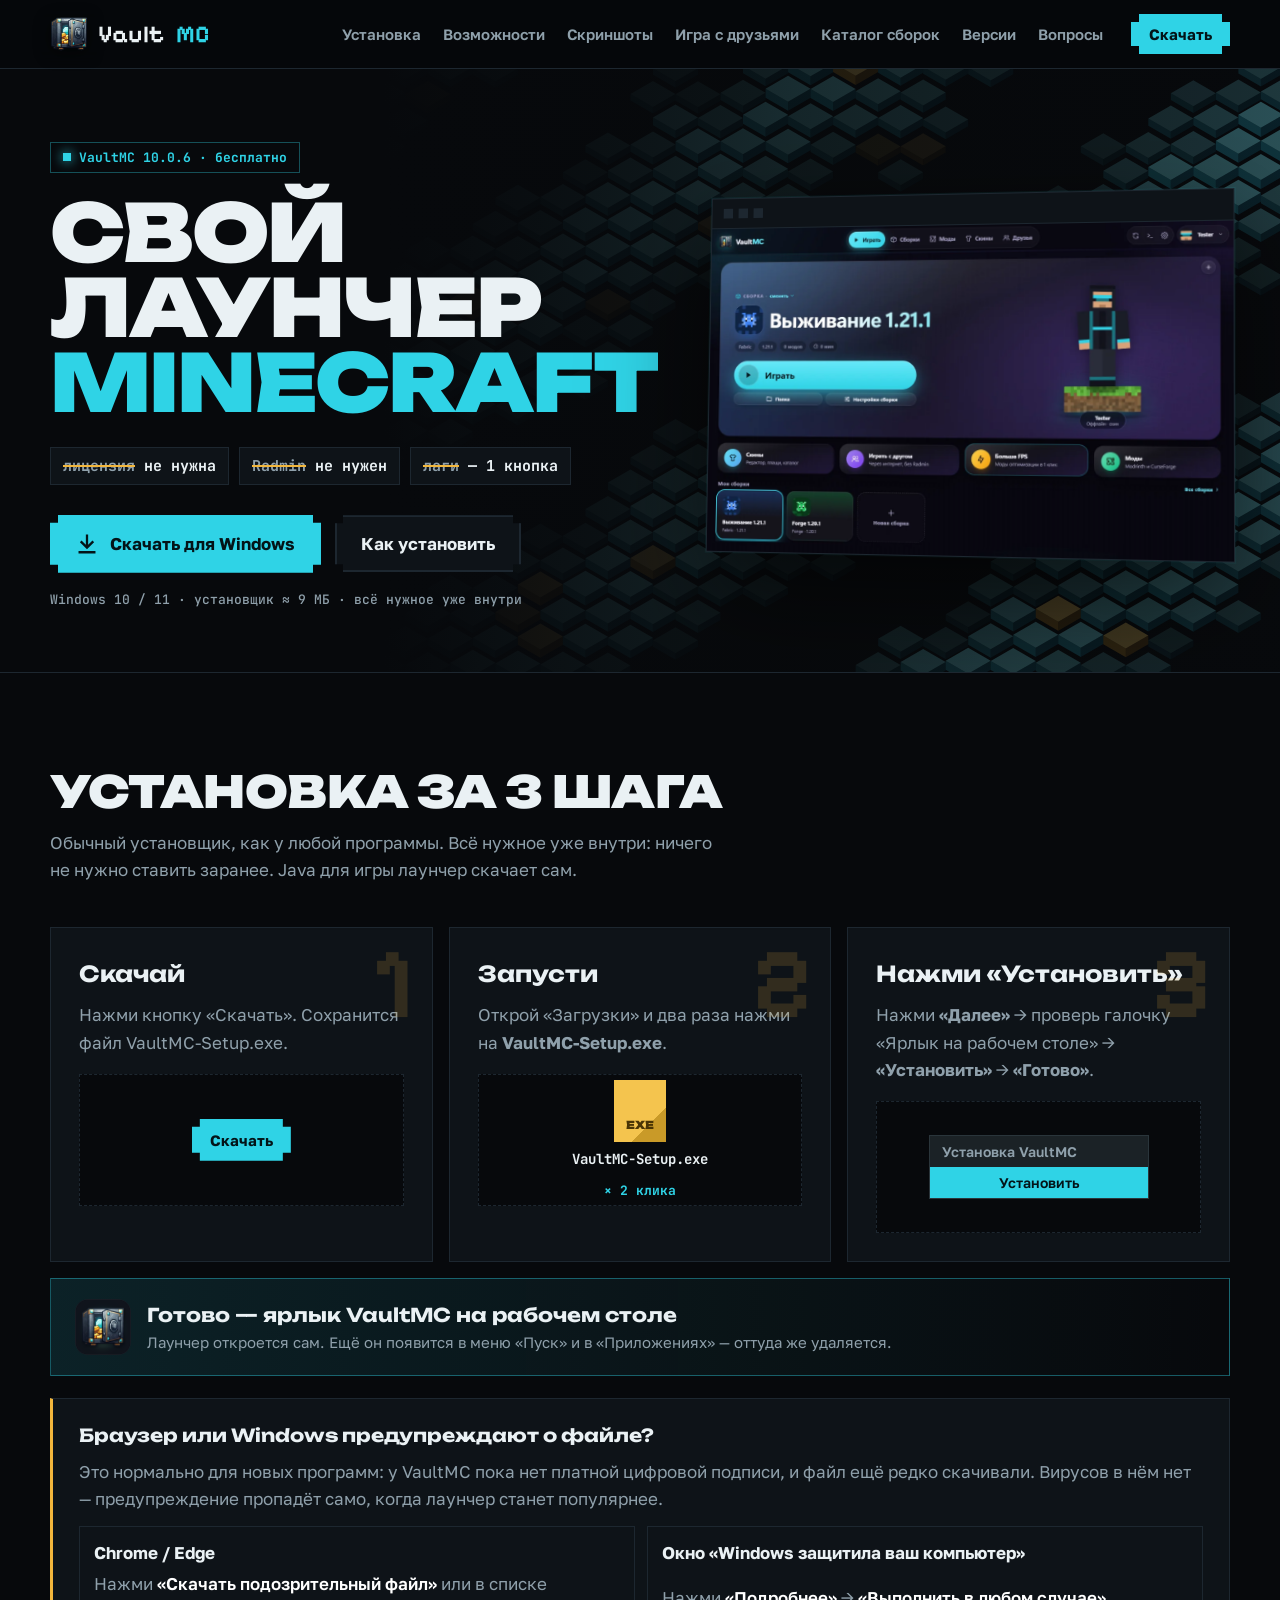
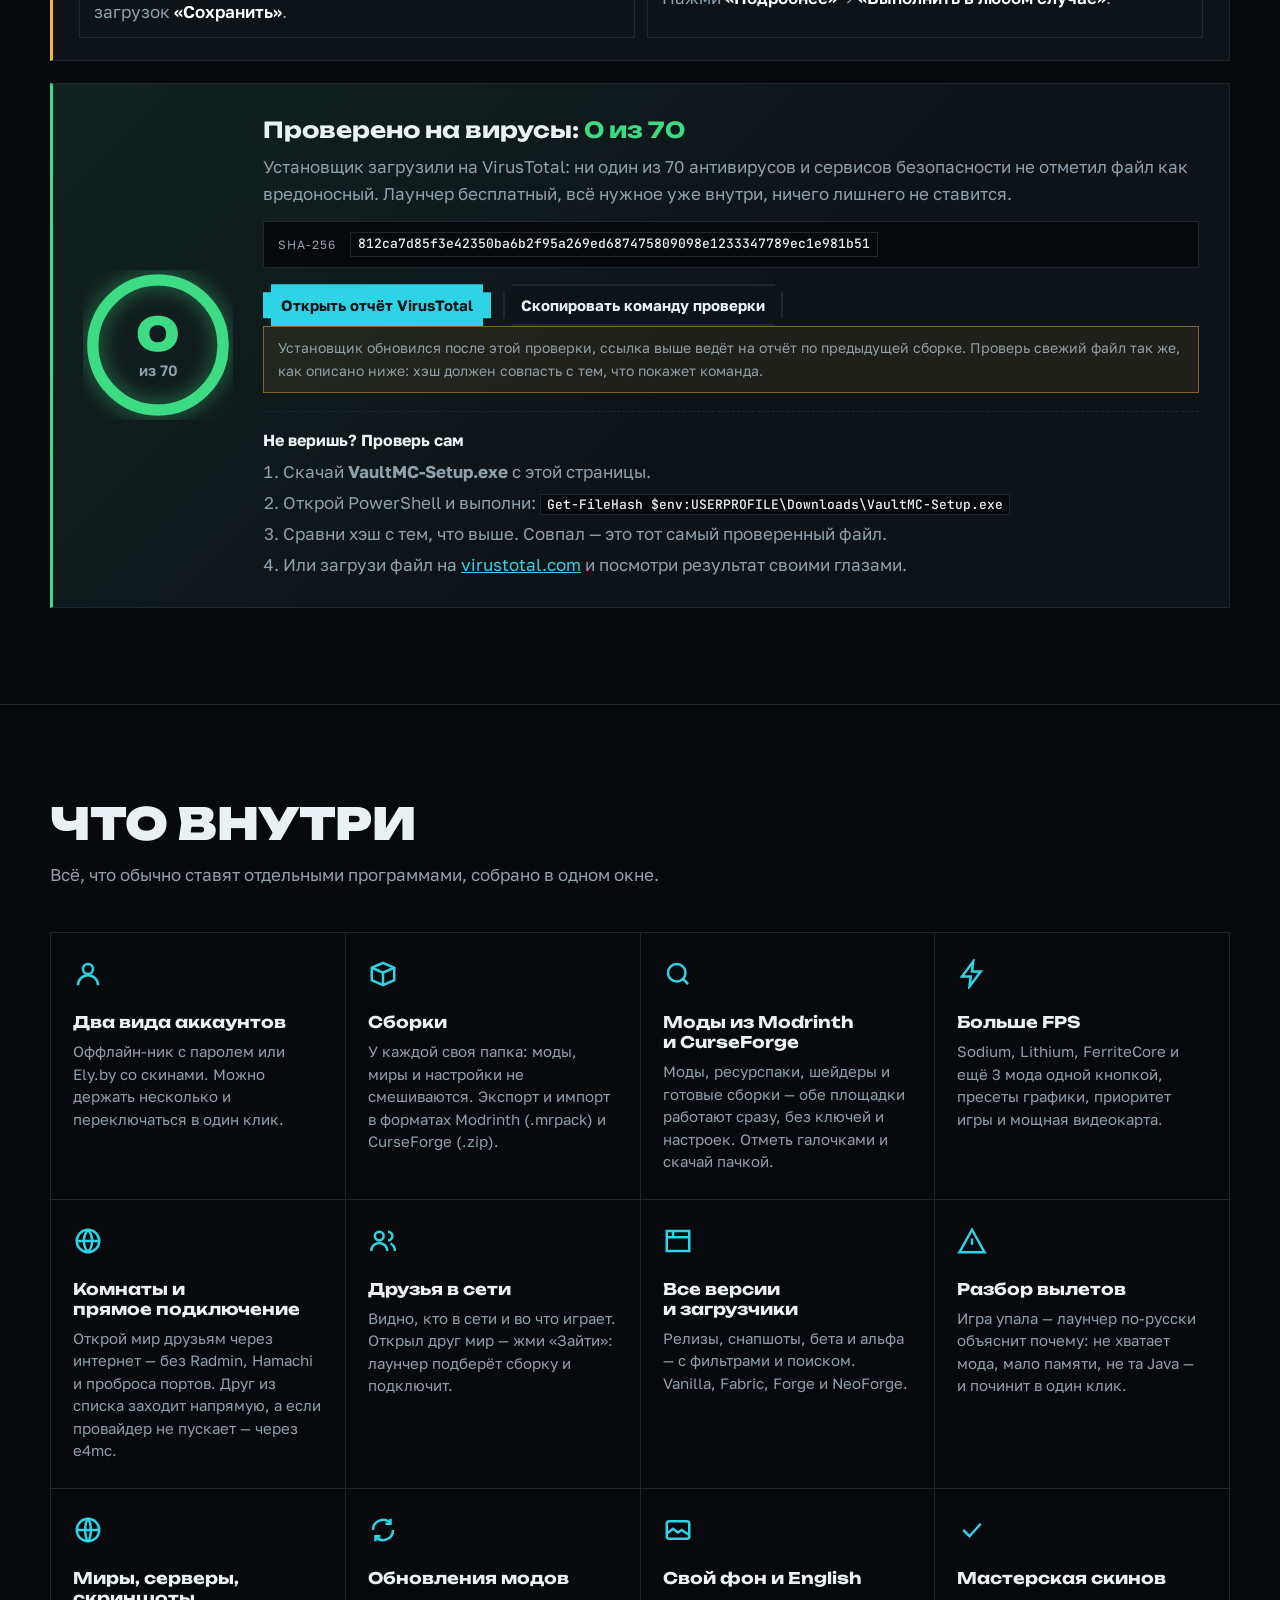
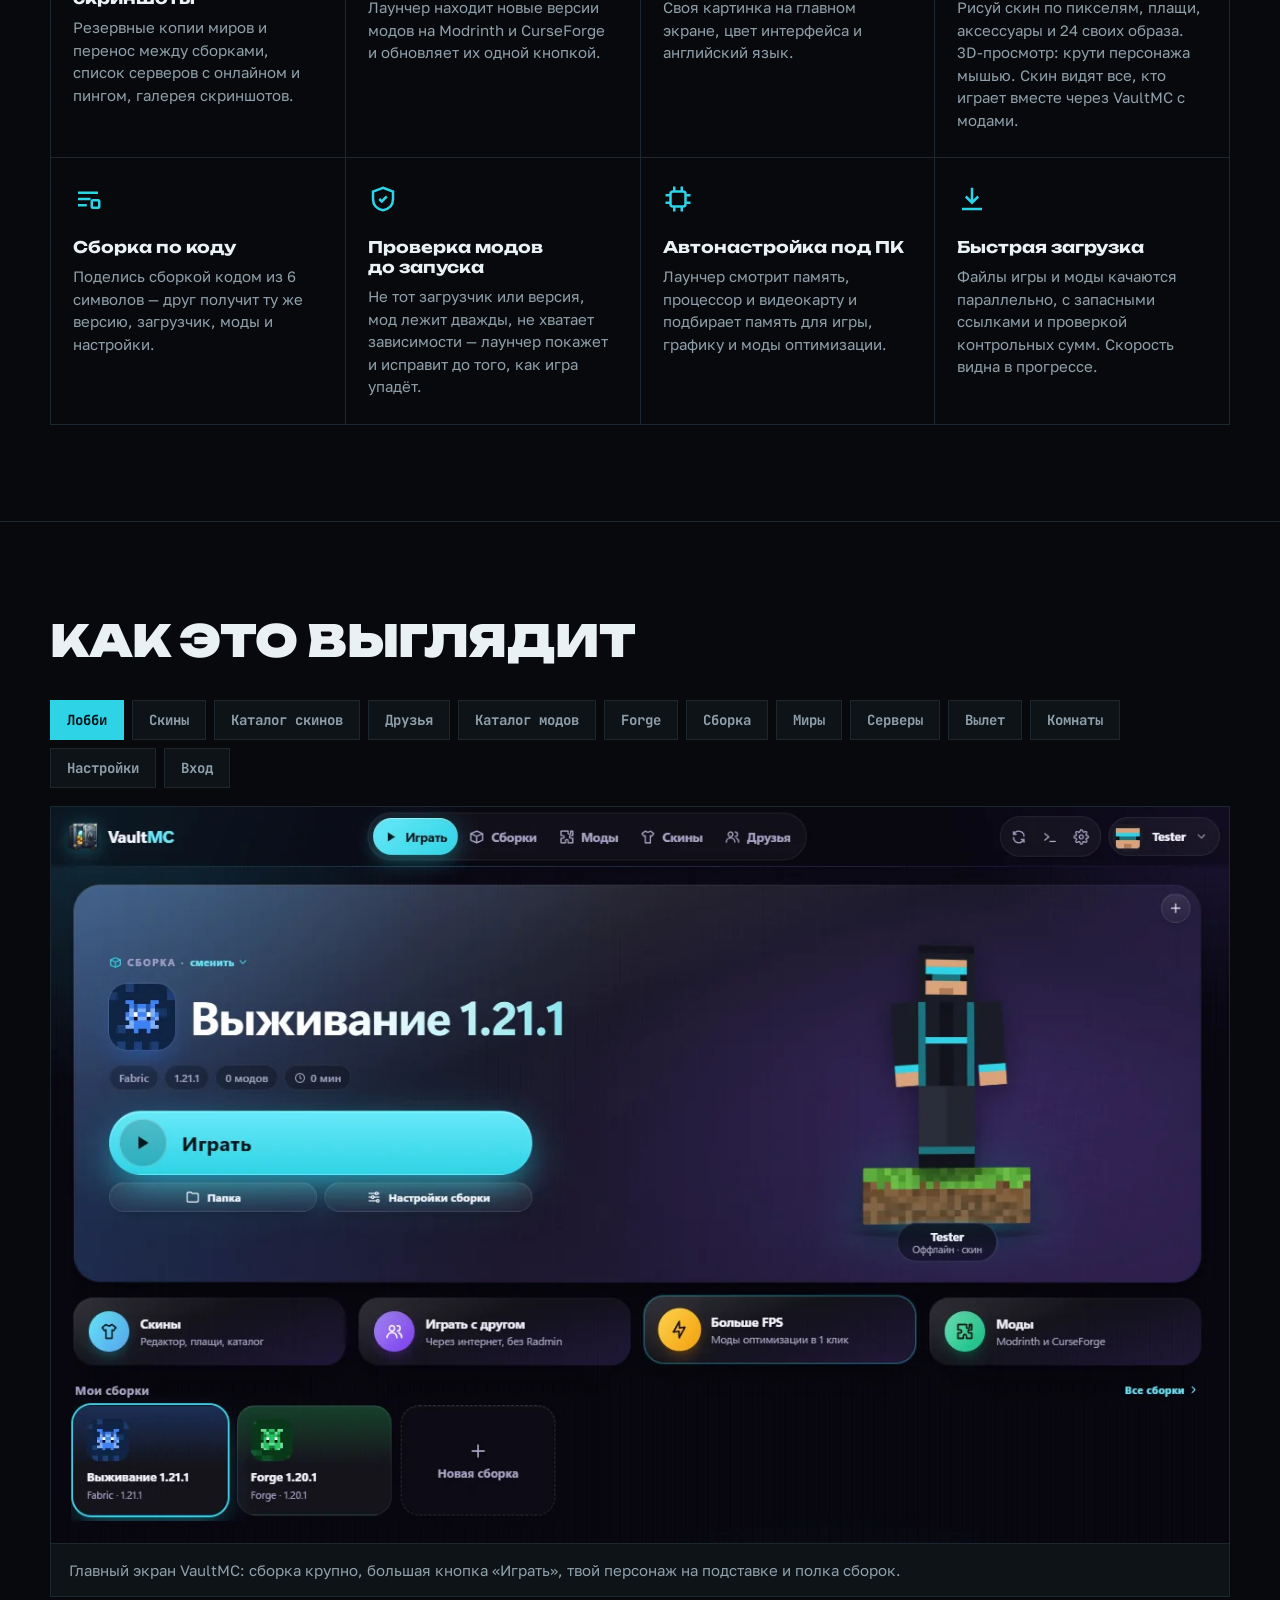
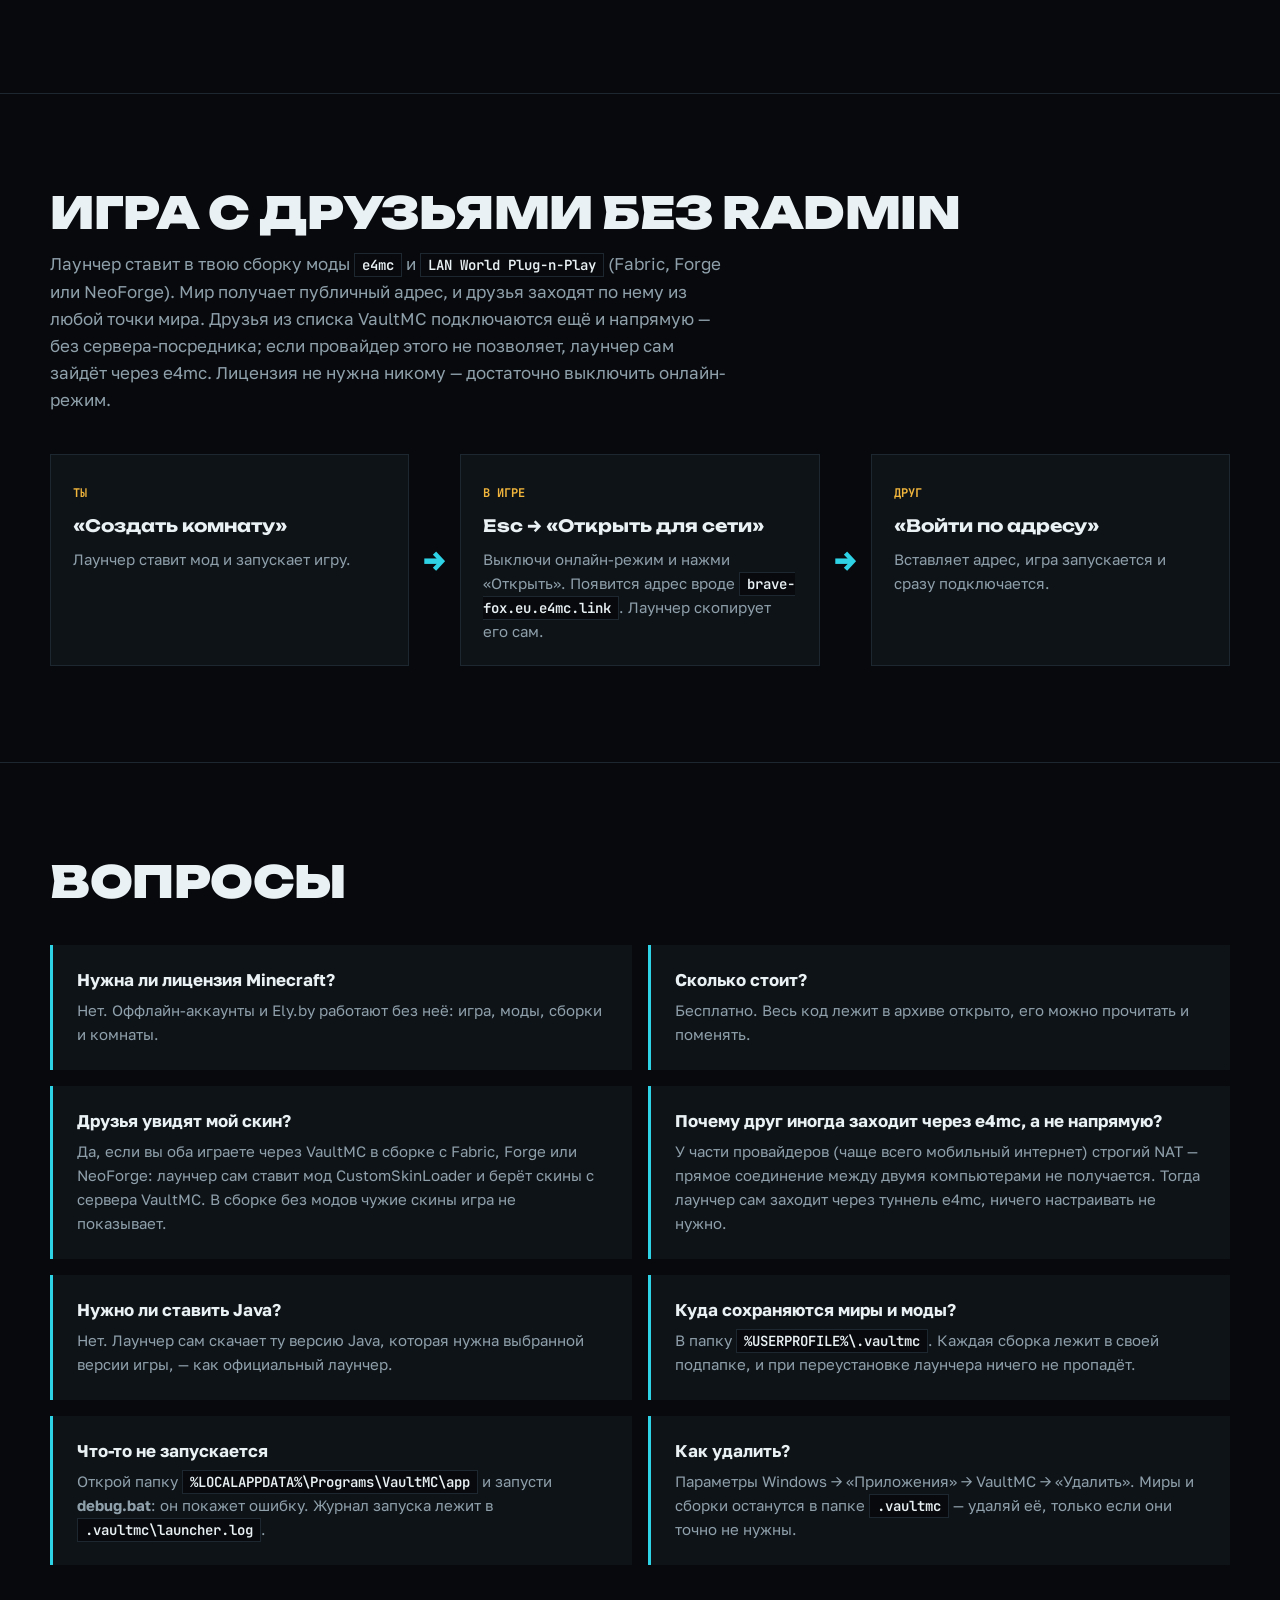
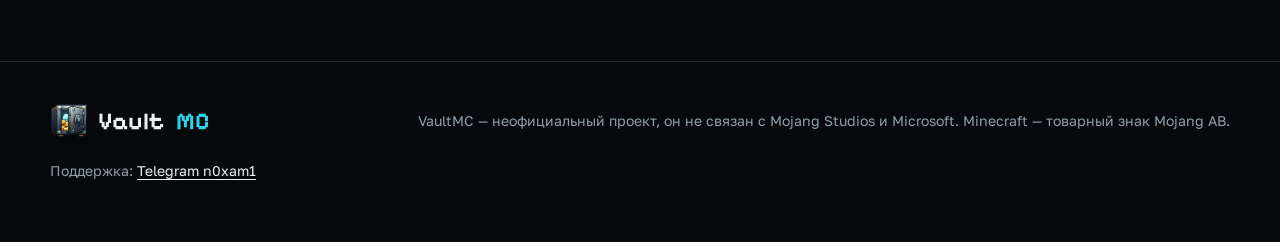
<file: site/index.html>
<!DOCTYPE html>
<html lang="ru">
<head>
<meta charset="UTF-8">
<meta name="viewport" content="width=device-width, initial-scale=1">
<title>VaultMC — лаунчер Minecraft без лицензии</title>
  <link rel="canonical" href="https://vaultmc.vaultmc.workers.dev/">
  <meta property="og:url" content="https://vaultmc.vaultmc.workers.dev/">
<meta name="description" content="VaultMC — бесплатный лаунчер Minecraft для Windows: все версии, сборки с модами из Modrinth и CurseForge, скины Ely.by, игра с друзьями без Radmin и оптимизация FPS. Лицензия не нужна.">
<meta name="robots" content="index, follow">
<meta property="og:type" content="website">
<meta property="og:title" content="VaultMC — лаунчер Minecraft без лицензии">
<meta property="og:description" content="Все версии, моды в один клик, скины Ely.by и игра с друзьями без Radmin. Бесплатно.">
<meta property="og:image" content="https://vaultmc.vaultmc.workers.dev/img/preview.png">
<meta name="theme-color" content="#07090c">
<link rel="icon" href="img/logo.png">
<link rel="preconnect" href="https://fonts.googleapis.com">
<link rel="preconnect" href="https://fonts.gstatic.com" crossorigin>
<link href="https://fonts.googleapis.com/css2?family=Pixelify+Sans:wght@600;700&family=Unbounded:wght@500;700;900&family=Golos+Text:wght@400;500;600;700&family=JetBrains+Mono:wght@500;700&display=swap" rel="stylesheet">
<style>
/* Хранилище: тёмная сталь страницы, алмазный голубой — на действиях и живом поле блоков, золото — на номерах и деталях, как в логотипе-сейфе. */
:root {
  --void: #07090c;
  --slab: #0e1318;
  --seam: #1d2730;
  --ink: #eaf1f4;
  --dust: #8fa0ab;
  --neon: #2fd3e6;
  --neon-deep: #12808f;
  --gold: #f2b63c;
  --pixel: "Pixelify Sans", "Unbounded", monospace;
  --display: "Unbounded", "Arial Black", system-ui, sans-serif;
  --body: "Golos Text", "Segoe UI", system-ui, sans-serif;
  --mono: "JetBrains Mono", Consolas, monospace;
  color-scheme: dark;
}
* { box-sizing: border-box; }
html { scroll-behavior: smooth; }
body { margin: 0; background: var(--void); color: var(--ink); font: 17px/1.6 var(--body); }
img { max-width: 100%; display: block; }
a { color: var(--neon); }
h1, h2, h3 { font-family: var(--display); text-wrap: balance; margin: 0; }
h2 { font-size: clamp(28px, 4vw, 44px); font-weight: 900; text-transform: uppercase; letter-spacing: -.5px; line-height: 1.05; }
.wrap { width: min(1180px, 100% - 40px); margin-inline: auto; }
section { padding: 96px 0; border-top: 1px solid var(--seam); }
.lead { color: var(--dust); max-width: 62ch; margin: 14px 0 0; }
:focus-visible { outline: 3px solid var(--neon); outline-offset: 3px; border-radius: 6px; }

/* ---------- кнопки ---------- */
.btn {
  display: inline-flex; align-items: center; gap: 12px; padding: 18px 26px; border: 0; cursor: pointer;
  font: 700 17px var(--body); color: #031418; background: var(--neon); text-decoration: none;
  clip-path: polygon(0 8px, 8px 8px, 8px 0, calc(100% - 8px) 0, calc(100% - 8px) 8px, 100% 8px, 100% calc(100% - 8px), calc(100% - 8px) calc(100% - 8px), calc(100% - 8px) 100%, 8px 100%, 8px calc(100% - 8px), 0 calc(100% - 8px));
  transition: transform .15s, filter .2s;
}
.btn:hover { filter: brightness(1.1); transform: translateY(-2px); }
.btn:active { transform: translateY(1px); }
.btn.ghost { background: var(--slab); color: var(--ink); box-shadow: inset 0 0 0 2px var(--seam); }
.btn svg { width: 22px; height: 22px; }
.btn[disabled] { opacity: .6; cursor: progress; transform: none; }

/* ---------- шапка ---------- */
nav { position: sticky; top: 0; z-index: 10; background: rgba(6, 8, 10, .82); backdrop-filter: blur(10px); border-bottom: 1px solid var(--seam); }
nav .wrap { display: flex; align-items: center; gap: 28px; height: 68px; }
.brand { display: flex; align-items: center; gap: 10px; font: 700 24px var(--pixel); color: var(--ink); text-decoration: none; letter-spacing: .5px; }
.brand img { width: 38px; height: 38px; filter: drop-shadow(0 3px 8px rgba(0,0,0,.5)); }
.brand span { color: var(--neon); }
nav .links { display: flex; gap: 22px; margin-left: auto; }
nav .links a { color: var(--dust); text-decoration: none; font-weight: 600; font-size: 15px; }
nav .links a:hover { color: var(--ink); }
nav .btn { padding: 11px 18px; font-size: 15px; }

/* ---------- первый экран ---------- */
.hero { position: relative; overflow: hidden; border-top: 0; padding: 72px 0 64px; }
#field { position: absolute; inset: 0; width: 100%; height: 100%; opacity: .9; }
.hero::after { content: ""; position: absolute; inset: 0; background: linear-gradient(90deg, var(--void) 30%, rgba(6, 8, 10, .55) 62%, rgba(6, 8, 10, .1)); pointer-events: none; }
.hero .wrap { position: relative; z-index: 1; display: grid; grid-template-columns: 1.05fr 1fr; gap: 40px; align-items: center; }
.tag { display: inline-flex; gap: 8px; align-items: center; font: 700 13px var(--mono); color: var(--neon); border: 1px solid rgba(47, 211, 230, .35); padding: 6px 12px; margin-bottom: 22px; }
.tag i { width: 8px; height: 8px; background: var(--neon); box-shadow: 0 0 12px var(--neon); }
h1 { font-size: clamp(38px, 6.2vw, 84px); font-weight: 900; line-height: .95; text-transform: uppercase; letter-spacing: -2px; }
h1 span { color: var(--neon); }
.withouts { display: flex; flex-wrap: wrap; gap: 10px; margin: 26px 0 30px; padding: 0; list-style: none; }
.withouts li { font: 700 15px var(--mono); padding: 8px 12px; background: var(--slab); border: 1px solid var(--seam); }
.withouts li s { color: var(--dust); text-decoration-color: var(--gold); text-decoration-thickness: 2px; }
.cta { display: flex; flex-wrap: wrap; gap: 14px; align-items: center; }
.meta { margin-top: 18px; color: var(--dust); font: 500 13px var(--mono); }
.status { margin-top: 12px; min-height: 24px; font-weight: 600; color: var(--neon); }
.status.err { color: #ff8b7b; }
.window { border: 1px solid var(--seam); background: var(--slab); box-shadow: 0 40px 100px rgba(0, 0, 0, .6), 0 0 0 1px rgba(47, 211, 230, .08); transform: perspective(1400px) rotateY(-9deg) rotateX(3deg); transition: transform .5s; }
.window:hover { transform: perspective(1400px) rotateY(-3deg); }
.window .bar { display: flex; gap: 6px; padding: 10px 12px; border-bottom: 1px solid var(--seam); }
.window .bar i { width: 10px; height: 10px; background: var(--seam); }

/* ---------- установка ---------- */
.steps { display: grid; grid-template-columns: repeat(3, 1fr); gap: 16px; margin-top: 44px; counter-reset: step; }
.step { position: relative; padding: 28px; background: var(--slab); border: 1px solid var(--seam); }
.step::before { counter-increment: step; content: counter(step); position: absolute; right: 18px; top: 6px; font: 700 100px/1 var(--pixel); color: rgba(242, 182, 60, .16); }
.step h3 { font-size: 22px; font-weight: 700; margin-bottom: 10px; }
.step p { margin: 0 0 18px; color: var(--dust); }
.pic { height: 132px; display: grid; place-items: center; background: var(--void); border: 1px dashed var(--seam); }
.file { display: flex; flex-direction: column; align-items: center; gap: 8px; font: 700 14px var(--mono); }
.file b { width: 52px; height: 62px; background: linear-gradient(135deg, #f4c44e 0 70%, #c99a28 70%); position: relative; }
.file b::after { content: "EXE"; position: absolute; inset: auto 0 10px; text-align: center; font: 900 11px var(--display); color: #4a3505; }
.file.bat b { background: linear-gradient(135deg, #e9f2ed 0 70%, #a9b8b0 70%); }
.file.bat b::after { content: "BAT"; color: #20302a; }
.menu { font: 600 14px var(--body); background: #1b2226; border: 1px solid #2a353b; width: 200px; }
.menu div { padding: 7px 12px; color: var(--dust); }
.menu div.on { background: var(--neon); color: #031418; }
.click { font: 700 13px var(--mono); color: var(--neon); margin-top: 6px; }
.done { margin-top: 16px; display: flex; gap: 16px; align-items: center; padding: 20px 24px; border: 1px solid rgba(47, 211, 230, .4); background: linear-gradient(90deg, rgba(47, 211, 230, .12), transparent); }
.done img { width: 56px; height: 56px; border-radius: 13px; }
.done b { font-family: var(--display); font-size: 19px; }
.done span { display: block; color: var(--dust); font-size: 15px; }
.req { margin-top: 22px; color: var(--dust); font-size: 15px; }

/* ---------- возможности ---------- */
.features { display: grid; grid-template-columns: repeat(4, 1fr); gap: 1px; margin-top: 44px; background: var(--seam); border: 1px solid var(--seam); }
.feat { padding: 26px 22px; background: var(--void); transition: background .25s; }
.feat:hover { background: var(--slab); }
.feat svg { width: 30px; height: 30px; color: var(--neon); margin-bottom: 16px; }
.feat h3 { font-size: 16px; font-weight: 700; margin-bottom: 8px; line-height: 1.25; }
.feat p { margin: 0; color: var(--dust); font-size: 15px; line-height: 1.5; }

/* ---------- скриншоты ---------- */
.tabs { display: flex; flex-wrap: wrap; gap: 8px; margin: 36px 0 18px; }
.tabs button { font: 700 14px var(--mono); padding: 10px 16px; background: var(--slab); color: var(--dust); border: 1px solid var(--seam); cursor: pointer; }
.tabs button[aria-selected="true"] { background: var(--neon); color: #031418; border-color: var(--neon); }
.shot { border: 1px solid var(--seam); background: var(--slab); }
.shot img { width: 100%; aspect-ratio: 1280 / 800; object-fit: cover; }
.shot p { margin: 0; padding: 14px 18px; color: var(--dust); font-size: 15px; border-top: 1px solid var(--seam); }

/* ---------- комнаты ---------- */
.flow { display: grid; grid-template-columns: 1fr auto 1fr auto 1fr; gap: 14px; align-items: stretch; margin-top: 40px; }
.node { padding: 22px; background: var(--slab); border: 1px solid var(--seam); }
.node small { font: 700 12px var(--mono); color: var(--gold); }
.node h3 { font-size: 17px; margin: 8px 0; }
.node p { margin: 0; color: var(--dust); font-size: 15px; }
.arrow { align-self: center; font: 900 26px var(--display); color: var(--neon); }
code { font: 600 14px var(--mono); background: var(--void); border: 1px solid var(--seam); padding: 2px 7px; color: var(--ink); }

/* ---------- вопросы ---------- */
.faq { display: grid; grid-template-columns: 1fr 1fr; gap: 16px; margin-top: 40px; }
.qa { padding: 24px; border-left: 3px solid var(--neon); background: var(--slab); }
.qa h3 { font: 700 17px var(--body); margin-bottom: 8px; }
.qa p { margin: 0; color: var(--dust); font-size: 15px; }

footer { padding: 40px 0 60px; border-top: 1px solid var(--seam); color: var(--dust); font-size: 14px; }
footer a { color: var(--ink); text-decoration: underline; text-underline-offset: 3px; }
footer .wrap { display: flex; flex-wrap: wrap; gap: 20px; justify-content: space-between; align-items: center; }

@media (max-width: 960px) {
  .hero .wrap, .faq { grid-template-columns: 1fr; }
  .window { transform: none; }
  .steps { grid-template-columns: 1fr; }
  .features { grid-template-columns: 1fr 1fr; }
  .flow { grid-template-columns: 1fr; }
  .arrow { transform: rotate(90deg); justify-self: center; }
  nav .links { display: none; }
  nav .btn { margin-left: auto; }
}
@media (max-width: 520px) { .features { grid-template-columns: 1fr; } section { padding: 64px 0; } }
@media (prefers-reduced-motion: reduce) { *, *::before { transition: none !important; } html { scroll-behavior: auto; } }
.warn-box { margin-top: 22px; padding: 22px 26px; background: var(--slab); border: 1px solid var(--seam); border-left: 3px solid #f2b63c; }
.warn-box h3 { font-size: 18px; margin: 0 0 8px; }
.warn-box p { margin: 0 0 14px; color: var(--dust); }
.warn-grid { display: grid; grid-template-columns: 1fr 1fr; gap: 12px; }
.warn-grid div { display: grid; gap: 4px; padding: 12px 14px; border: 1px solid var(--seam); }
.warn-grid span { color: var(--dust); }
.warn-grid i { font-style: normal; color: #fff; font-weight: 600; }
@media (max-width: 760px) { .warn-grid { grid-template-columns: 1fr; } }

/* ---------- проверка VirusTotal ---------- */
.vt { margin-top: 22px; display: grid; grid-template-columns: auto 1fr; gap: 30px; align-items: center; padding: 28px 30px;
  background: linear-gradient(135deg, rgba(61, 220, 132, .08), transparent 55%), var(--slab); border: 1px solid var(--seam); border-left: 3px solid #3ddc84; }
.vt-gauge { position: relative; width: 150px; height: 150px; flex: none; }
.vt-gauge svg { width: 100%; height: 100%; transform: rotate(-90deg); }
.vt-gauge circle { fill: none; stroke-width: 9; }
.vt-gauge .track { stroke: var(--seam); }
.vt-gauge .fill { stroke: #3ddc84; stroke-linecap: round; filter: drop-shadow(0 0 8px rgba(61, 220, 132, .55)); }
.vt-gauge b { position: absolute; inset: 0; display: grid; place-content: center; text-align: center; font: 900 46px/1 var(--display); color: #3ddc84; }
.vt-gauge b small { display: block; margin-top: 4px; font: 600 15px var(--body); color: var(--dust); }
.vt h3 { font-size: 22px; margin: 0 0 6px; }
.vt h3 i { font-style: normal; color: #3ddc84; }
.vt p { margin: 0 0 14px; color: var(--dust); }
.vt-hash { display: flex; flex-wrap: wrap; align-items: center; gap: 10px 14px; margin: 0 0 16px; padding: 10px 14px; background: var(--void); border: 1px solid var(--seam); }
.vt-hash code { font: 500 13px/1.45 var(--mono); color: var(--ink); word-break: break-all; }
.vt-hash small { color: var(--dust); font-size: 12px; text-transform: uppercase; letter-spacing: .08em; }
.vt-act { display: flex; flex-wrap: wrap; gap: 12px; }
.vt-act .btn { padding: 12px 18px; font-size: 15px; }
.vt-check { margin-top: 18px; padding-top: 18px; border-top: 1px dashed var(--seam); }
.vt-check h4 { margin: 0 0 8px; font: 700 16px var(--body); }
.vt-check ol { margin: 0; padding-left: 20px; color: var(--dust); display: grid; gap: 4px; }
.vt-check kbd { font: 500 13px var(--mono); color: var(--ink); background: var(--void); border: 1px solid var(--seam); padding: 1px 6px; }
.vt-note { margin: 14px 0 0; padding: 10px 14px; border: 1px solid rgba(242, 182, 60, .45); background: rgba(242, 182, 60, .08); color: #f4d28a; font-size: 14px; }
.vt-note[hidden] { display: none; }
@media (max-width: 760px) { .vt { grid-template-columns: 1fr; justify-items: start; padding: 22px 20px; } .vt-gauge { width: 120px; height: 120px; } .vt-gauge b { font-size: 36px; } }
</style>
</head>
<body>

<nav>
  <div class="wrap">
    <a class="brand" href="#top"><img src="img/mark.png" alt="">Vault<span>MC</span></a>
    <div class="links"><a href="#install">Установка</a><a href="#features">Возможности</a><a href="#screens">Скриншоты</a><a href="#rooms">Игра с друзьями</a><a href="catalog.html">Каталог сборок</a><a href="versions.html">Версии</a><a href="#faq">Вопросы</a></div>
    <a class="btn" href="VaultMC-Setup.exe" download>Скачать</a>
  </div>
</nav>

<header class="hero" id="top">
  <canvas id="field" aria-hidden="true"></canvas>
  <div class="wrap">
    <div>
      <div class="tag"><i></i>VaultMC <span id="siteVer">10.0.6</span> · бесплатно</div>
      <h1>Свой лаунчер <span>Minecraft</span></h1>
      <ul class="withouts">
        <li><s>лицензия</s> не нужна</li>
        <li><s>Radmin</s> не нужен</li>
        <li><s>лаги</s> — 1 кнопка</li>
      </ul>
      <div class="cta">
        <a class="btn" href="VaultMC-Setup.exe" download>
          <svg viewBox="0 0 24 24" fill="none" stroke="currentColor" stroke-width="2.5" stroke-linecap="square"><path d="M12 3v12M6 10l6 6 6-6M4 21h16"/></svg>
          Скачать для Windows
        </a>
        <a class="btn ghost" href="#install">Как установить</a>
      </div>
            <div class="meta">Windows 10 / 11 · установщик ≈ 9 МБ · всё нужное уже внутри</div>
    </div>
    <div class="window"><div class="bar"><i></i><i></i><i></i></div><img src="img/lobby.webp" alt="Главный экран VaultMC: скин игрока, выбранная сборка и кнопка «Играть»"></div>
  </div>
</header>

<section id="install">
  <div class="wrap">
    <h2>Установка за 3 шага</h2>
    <p class="lead">Обычный установщик, как у любой программы. Всё нужное уже внутри: ничего не нужно ставить заранее. Java для игры лаунчер скачает сам.</p>
    <div class="steps">
      <div class="step">
        <h3>Скачай</h3>
        <p>Нажми кнопку «Скачать». Сохранится файл VaultMC-Setup.exe.</p>
        <div class="pic"><a class="btn" href="VaultMC-Setup.exe" download style="padding:12px 18px;font-size:15px">Скачать</a></div>
      </div>
      <div class="step">
        <h3>Запусти</h3>
        <p>Открой «Загрузки» и два раза нажми на <b>VaultMC-Setup.exe</b>.</p>
        <div class="pic"><div class="file"><b></b>VaultMC-Setup.exe<span class="click">× 2 клика</span></div></div>
      </div>
      <div class="step">
        <h3>Нажми «Установить»</h3>
        <p>Нажми <b>«Далее»</b> → проверь галочку «Ярлык на рабочем столе» → <b>«Установить»</b> → <b>«Готово»</b>.</p>
        <div class="pic"><div class="menu" style="width:220px"><div>Установка VaultMC</div><div class="on" style="text-align:center">Установить</div></div></div>
      </div>
    </div>
    <div class="done"><img src="img/logo.png" alt=""><div><b>Готово — ярлык VaultMC на рабочем столе</b><span>Лаунчер откроется сам. Ещё он появится в меню «Пуск» и в «Приложениях» — оттуда же удаляется.</span></div></div>
    <div class="warn-box">
      <h3>Браузер или Windows предупреждают о файле?</h3>
      <p>Это нормально для новых программ: у VaultMC пока нет платной цифровой подписи, и файл ещё редко скачивали. Вирусов в нём нет — предупреждение пропадёт само, когда лаунчер станет популярнее.</p>
      <div class="warn-grid">
        <div><b>Chrome / Edge</b><span>Нажми <i>«Скачать подозрительный файл»</i> или в списке загрузок <i>«Сохранить»</i>.</span></div>
        <div><b>Окно «Windows защитила ваш компьютер»</b><span>Нажми <i>«Подробнее»</i> → <i>«Выполнить в любом случае»</i>.</span></div>
      </div>
    </div>
    <div class="vt" id="vt" data-sha="812ca7d85f3e42350ba6b2f95a269ed687475809098e1233347789ec1e981b51">
      <div class="vt-gauge" aria-hidden="true">
        <svg viewBox="0 0 120 120"><circle class="track" cx="60" cy="60" r="52"/><circle class="fill" cx="60" cy="60" r="52" stroke-dasharray="326.7" stroke-dashoffset="0"/></svg>
        <b>0<small>из 70</small></b>
      </div>
      <div>
        <h3>Проверено на вирусы: <i>0 из 70</i></h3>
        <p>Установщик загрузили на VirusTotal: ни один из 70 антивирусов и сервисов безопасности не отметил файл как вредоносный. Лаунчер бесплатный, всё нужное уже внутри, ничего лишнего не ставится.</p>
        <div class="vt-hash"><small>SHA-256</small><code>812ca7d85f3e42350ba6b2f95a269ed687475809098e1233347789ec1e981b51</code></div>
        <div class="vt-act">
          <a class="btn" href="https://www.virustotal.com/gui/file/812ca7d85f3e42350ba6b2f95a269ed687475809098e1233347789ec1e981b51" target="_blank" rel="noopener">Открыть отчёт VirusTotal</a>
          <button class="btn ghost" type="button" id="vtCopy">Скопировать команду проверки</button>
        </div>
        <p class="vt-note" id="vtNote" hidden>Установщик обновился после этой проверки, ссылка выше ведёт на отчёт по предыдущей сборке. Проверь свежий файл так же, как описано ниже: хэш должен совпасть с тем, что покажет команда.</p>
        <div class="vt-check">
          <h4>Не веришь? Проверь сам</h4>
          <ol>
            <li>Скачай <b>VaultMC-Setup.exe</b> с этой страницы.</li>
            <li>Открой PowerShell и выполни: <kbd>Get-FileHash $env:USERPROFILE\Downloads\VaultMC-Setup.exe</kbd></li>
            <li>Сравни хэш с тем, что выше. Совпал — это тот самый проверенный файл.</li>
            <li>Или загрузи файл на <a href="https://www.virustotal.com/" target="_blank" rel="noopener">virustotal.com</a> и посмотри результат своими глазами.</li>
          </ol>
        </div>
      </div>
    </div>
  </div>
</section>

<section id="features">
  <div class="wrap">
    <h2>Что внутри</h2>
    <p class="lead">Всё, что обычно ставят отдельными программами, собрано в одном окне.</p>
    <div class="features">
      <div class="feat"><svg viewBox="0 0 24 24" fill="none" stroke="currentColor" stroke-width="2"><circle cx="12" cy="8" r="4"/><path d="M4 21a8 8 0 0 1 16 0"/></svg><h3>Два вида аккаунтов</h3><p>Оффлайн-ник с паролем или Ely.by со скинами. Можно держать несколько и переключаться в один клик.</p></div>
      <div class="feat"><svg viewBox="0 0 24 24" fill="none" stroke="currentColor" stroke-width="2"><path d="M3 7l9-4 9 4v10l-9 4-9-4zM3 7l9 4 9-4M12 11v10"/></svg><h3>Сборки</h3><p>У каждой своя папка: моды, миры и настройки не смешиваются. Экспорт и импорт в форматах Modrinth (.mrpack) и CurseForge (.zip).</p></div>
      <div class="feat"><svg viewBox="0 0 24 24" fill="none" stroke="currentColor" stroke-width="2"><circle cx="11" cy="11" r="7"/><path d="M20 20l-4-4"/></svg><h3>Моды из Modrinth и CurseForge</h3><p>Моды, ресурспаки, шейдеры и готовые сборки — обе площадки работают сразу, без ключей и настроек. Отметь галочками и скачай пачкой.</p></div>
      <div class="feat"><svg viewBox="0 0 24 24" fill="none" stroke="currentColor" stroke-width="2"><path d="M13 2L4 14h7l-1 8 9-12h-7z"/></svg><h3>Больше FPS</h3><p>Sodium, Lithium, FerriteCore и ещё 3 мода одной кнопкой, пресеты графики, приоритет игры и мощная видеокарта.</p></div>
      <div class="feat"><svg viewBox="0 0 24 24" fill="none" stroke="currentColor" stroke-width="2"><circle cx="12" cy="12" r="9"/><path d="M3 12h18M12 3a14 14 0 0 1 0 18M12 3a14 14 0 0 0 0 18"/></svg><h3>Комнаты и прямое подключение</h3><p>Открой мир друзьям через интернет — без Radmin, Hamachi и проброса портов. Друг из списка заходит напрямую, а если провайдер не пускает — через e4mc.</p></div>
      <div class="feat"><svg viewBox="0 0 24 24" fill="none" stroke="currentColor" stroke-width="2"><circle cx="9" cy="8" r="3.5"/><path d="M2.5 20a6.5 6.5 0 0 1 13 0M16 4.5a3.5 3.5 0 0 1 0 7M18 14a6.5 6.5 0 0 1 3.5 6"/></svg><h3>Друзья в сети</h3><p>Видно, кто в сети и во что играет. Открыл друг мир — жми «Зайти»: лаунчер подберёт сборку и подключит.</p></div>
      <div class="feat"><svg viewBox="0 0 24 24" fill="none" stroke="currentColor" stroke-width="2"><rect x="3" y="4" width="18" height="16"/><path d="M3 9h18M8 4v5"/></svg><h3>Все версии и загрузчики</h3><p>Релизы, снапшоты, бета и альфа — с фильтрами и поиском. Vanilla, Fabric, Forge и NeoForge.</p></div>
      <div class="feat"><svg viewBox="0 0 24 24" fill="none" stroke="currentColor" stroke-width="2"><path d="M12 3l10 18H2z"/><path d="M12 10v5M12 18v.01"/></svg><h3>Разбор вылетов</h3><p>Игра упала — лаунчер по-русски объяснит почему: не хватает мода, мало памяти, не та Java — и починит в один клик.</p></div>
      <div class="feat"><svg viewBox="0 0 24 24" fill="none" stroke="currentColor" stroke-width="2"><circle cx="12" cy="12" r="9"/><path d="M3 12h18M12 3c3 3.5 3 14.5 0 18M12 3c-3 3.5-3 14.5 0 18"/></svg><h3>Миры, серверы, скриншоты</h3><p>Резервные копии миров и перенос между сборками, список серверов с онлайном и пингом, галерея скриншотов.</p></div>
      <div class="feat"><svg viewBox="0 0 24 24" fill="none" stroke="currentColor" stroke-width="2"><path d="M4 12a8 8 0 0 1 14-5.3M20 12a8 8 0 0 1-14 5.3"/><path d="M18 3v4h-4M6 21v-4h4"/></svg><h3>Обновления модов</h3><p>Лаунчер находит новые версии модов на Modrinth и CurseForge и обновляет их одной кнопкой.</p></div>
      <div class="feat"><svg viewBox="0 0 24 24" fill="none" stroke="currentColor" stroke-width="2"><rect x="3" y="5" width="18" height="14" rx="2"/><path d="M3 15l5-4 4 3 3-2 6 4"/></svg><h3>Свой фон и English</h3><p>Своя картинка на главном экране, цвет интерфейса и английский язык.</p></div>
      <div class="feat"><svg viewBox="0 0 24 24" fill="none" stroke="currentColor" stroke-width="2"><path d="M5 12l5 5 9-10"/></svg><h3>Мастерская скинов</h3><p>Рисуй скин по пикселям, плащи, аксессуары и 24 своих образа. 3D-просмотр: крути персонажа мышью. Скин видят все, кто играет вместе через VaultMC с модами.</p></div>
      <div class="feat"><svg viewBox="0 0 24 24" fill="none" stroke="currentColor" stroke-width="2"><path d="M4 7h16M4 12h10M4 17h7"/><rect x="15" y="13" width="6" height="6" rx="1"/></svg><h3>Сборка по коду</h3><p>Поделись сборкой кодом из 6 символов — друг получит ту же версию, загрузчик, моды и настройки.</p></div>
      <div class="feat"><svg viewBox="0 0 24 24" fill="none" stroke="currentColor" stroke-width="2"><path d="M9 12l2 2 4-4"/><path d="M12 3l8 3v6c0 5-3.5 8-8 9-4.5-1-8-4-8-9V6z"/></svg><h3>Проверка модов до запуска</h3><p>Не тот загрузчик или версия, мод лежит дважды, не хватает зависимости — лаунчер покажет и исправит до того, как игра упадёт.</p></div>
      <div class="feat"><svg viewBox="0 0 24 24" fill="none" stroke="currentColor" stroke-width="2"><rect x="6" y="6" width="12" height="12" rx="2"/><path d="M9 2v4M15 2v4M9 18v4M15 18v4M2 9h4M2 15h4M18 9h4M18 15h4"/></svg><h3>Автонастройка под ПК</h3><p>Лаунчер смотрит память, процессор и видеокарту и подбирает память для игры, графику и моды оптимизации.</p></div>
      <div class="feat"><svg viewBox="0 0 24 24" fill="none" stroke="currentColor" stroke-width="2"><path d="M12 3v12M7 10l5 5 5-5M4 20h16"/></svg><h3>Быстрая загрузка</h3><p>Файлы игры и моды качаются параллельно, с запасными ссылками и проверкой контрольных сумм. Скорость видна в прогрессе.</p></div>
    </div>
  </div>
</section>

<section id="screens">
  <div class="wrap">
    <h2>Как это выглядит</h2>
    <div class="tabs" role="tablist" id="tabs">
      <button role="tab" aria-selected="true" data-shot="lobby">Лобби</button>
      <button role="tab" aria-selected="false" data-shot="skins">Скины</button>
      <button role="tab" aria-selected="false" data-shot="skincat">Каталог скинов</button>
      <button role="tab" aria-selected="false" data-shot="friends">Друзья</button>
      <button role="tab" aria-selected="false" data-shot="catalog">Каталог модов</button>
      <button role="tab" aria-selected="false" data-shot="forge">Forge</button>
      <button role="tab" aria-selected="false" data-shot="instance">Сборка</button>
      <button role="tab" aria-selected="false" data-shot="worlds">Миры</button>
      <button role="tab" aria-selected="false" data-shot="servers">Серверы</button>
      <button role="tab" aria-selected="false" data-shot="crash">Вылет</button>
      <button role="tab" aria-selected="false" data-shot="rooms">Комнаты</button>
      <button role="tab" aria-selected="false" data-shot="settings">Настройки</button>
      <button role="tab" aria-selected="false" data-shot="auth">Вход</button>
    </div>
    <figure class="shot" style="margin:0"><img id="shotImg" src="img/lobby.webp" alt="Лобби лаунчера"><p id="shotText">Главный экран VaultMC: сборка крупно, большая кнопка «Играть», твой персонаж на подставке и полка сборок.</p></figure>
  </div>
</section>

<section id="rooms">
  <div class="wrap">
    <h2>Игра с друзьями без Radmin</h2>
    <p class="lead">Лаунчер ставит в твою сборку моды <code>e4mc</code> и <code>LAN World Plug-n-Play</code> (Fabric, Forge или NeoForge). Мир получает публичный адрес, и друзья заходят по нему из любой точки мира. Друзья из списка VaultMC подключаются ещё и напрямую — без сервера-посредника; если провайдер этого не позволяет, лаунчер сам зайдёт через e4mc. Лицензия не нужна никому — достаточно выключить онлайн-режим.</p>
    <div class="flow">
      <div class="node"><small>ТЫ</small><h3>«Создать комнату»</h3><p>Лаунчер ставит мод и запускает игру.</p></div>
      <div class="arrow">→</div>
      <div class="node"><small>В ИГРЕ</small><h3>Esc → «Открыть для сети»</h3><p>Выключи онлайн-режим и нажми «Открыть». Появится адрес вроде <code>brave-fox.eu.e4mc.link</code>. Лаунчер скопирует его сам.</p></div>
      <div class="arrow">→</div>
      <div class="node"><small>ДРУГ</small><h3>«Войти по адресу»</h3><p>Вставляет адрес, игра запускается и сразу подключается.</p></div>
    </div>
  </div>
</section>

<section id="faq">
  <div class="wrap">
    <h2>Вопросы</h2>
    <div class="faq">
      <div class="qa"><h3>Нужна ли лицензия Minecraft?</h3><p>Нет. Оффлайн-аккаунты и Ely.by работают без неё: игра, моды, сборки и комнаты.</p></div>
      <div class="qa"><h3>Сколько стоит?</h3><p>Бесплатно. Весь код лежит в архиве открыто, его можно прочитать и поменять.</p></div>
      <div class="qa"><h3>Друзья увидят мой скин?</h3><p>Да, если вы оба играете через VaultMC в сборке с Fabric, Forge или NeoForge: лаунчер сам ставит мод CustomSkinLoader и берёт скины с сервера VaultMC. В сборке без модов чужие скины игра не показывает.</p></div>
      <div class="qa"><h3>Почему друг иногда заходит через e4mc, а не напрямую?</h3><p>У части провайдеров (чаще всего мобильный интернет) строгий NAT — прямое соединение между двумя компьютерами не получается. Тогда лаунчер сам заходит через туннель e4mc, ничего настраивать не нужно.</p></div>
      <div class="qa"><h3>Нужно ли ставить Java?</h3><p>Нет. Лаунчер сам скачает ту версию Java, которая нужна выбранной версии игры, — как официальный лаунчер.</p></div>
      <div class="qa"><h3>Куда сохраняются миры и моды?</h3><p>В папку <code>%USERPROFILE%\.vaultmc</code>. Каждая сборка лежит в своей подпапке, и при переустановке лаунчера ничего не пропадёт.</p></div>
      <div class="qa"><h3>Что-то не запускается</h3><p>Открой папку <code>%LOCALAPPDATA%\Programs\VaultMC\app</code> и запусти <b>debug.bat</b>: он покажет ошибку. Журнал запуска лежит в <code>.vaultmc\launcher.log</code>.</p></div>
      <div class="qa"><h3>Как удалить?</h3><p>Параметры Windows → «Приложения» → VaultMC → «Удалить». Миры и сборки останутся в папке <code>.vaultmc</code> — удаляй её, только если они точно не нужны.</p></div>
    </div>
  </div>
</section>

<footer>
  <div class="wrap">
    <a class="brand" href="#top"><img src="img/mark.png" alt="">Vault<span>MC</span></a>
    <span>VaultMC — неофициальный проект, он не связан с Mojang Studios и Microsoft. Minecraft — товарный знак Mojang AB.</span>
    <span>Поддержка: <a href="https://t.me/n0xam1" target="_blank" rel="noopener">Telegram n0xam1</a></span>
  </div>
</footer>

<script>
/* ---------- живое поле изометрических блоков ---------- */
(() => {
  const canvas = document.getElementById('field');
  const ctx = canvas.getContext('2d');
  const still = matchMedia('(prefers-reduced-motion: reduce)').matches;
  let w, h, dpr, cells = [], mouse = { x: -999, y: -999 };
  const S = 26; // размер блока
  function resize() {
    dpr = Math.min(devicePixelRatio || 1, 2);
    w = canvas.clientWidth; h = canvas.clientHeight;
    canvas.width = w * dpr; canvas.height = h * dpr;
    ctx.setTransform(dpr, 0, 0, dpr, 0, 0);
    cells = [];
    const cw = S * 1.732, ch = S;
    for (let r = -2; r < h / ch + 4; r++) for (let c = -2; c < w / cw + 2; c++) {
      cells.push({ x: c * cw + (r % 2 ? cw / 2 : 0), y: r * ch, seed: Math.random() * 6.28, gold: Math.random() < .07 });
    }
  }
  function cube(x, y, lift, glow, gold) {
    const k = S * .866, t = y - lift;
    const a = 0.08 + glow * 0.9;
    ctx.fillStyle = gold ? `rgba(250,205,100,${a})` : `rgba(120,232,245,${a})`;            // верх
    ctx.beginPath(); ctx.moveTo(x, t - S / 2); ctx.lineTo(x + k, t); ctx.lineTo(x, t + S / 2); ctx.lineTo(x - k, t); ctx.fill();
    ctx.fillStyle = gold ? `rgba(210,150,40,${a * .8})` : `rgba(40,175,200,${a * .8})`;          // левый бок
    ctx.beginPath(); ctx.moveTo(x - k, t); ctx.lineTo(x, t + S / 2); ctx.lineTo(x, t + S / 2 + lift * .5 + 6); ctx.lineTo(x - k, t + lift * .5 + 6); ctx.fill();
    ctx.fillStyle = gold ? `rgba(140,95,20,${a * .8})` : `rgba(15,100,125,${a * .8})`;          // правый бок
    ctx.beginPath(); ctx.moveTo(x + k, t); ctx.lineTo(x, t + S / 2); ctx.lineTo(x, t + S / 2 + lift * .5 + 6); ctx.lineTo(x + k, t + lift * .5 + 6); ctx.fill();
  }
  function frame(time) {
    ctx.clearRect(0, 0, w, h);
    const tt = time / 1000;
    for (const c of cells) {
      const wave = (Math.sin(c.x * .012 + c.y * .018 - tt * 1.4 + c.seed * .15) + 1) / 2;
      const d = Math.hypot(c.x - mouse.x, c.y - mouse.y);
      const near = Math.max(0, 1 - d / 220);
      const glow = Math.min(1, wave * wave * .35 + near * .8) * Math.min(1, c.x / (w * .55));
      if (glow < .03) continue;
      cube(c.x, c.y, glow * 18, glow, c.gold);
    }
    if (!still) requestAnimationFrame(frame);
  }
  addEventListener('resize', resize);
  canvas.parentElement.addEventListener('pointermove', (e) => { const r = canvas.getBoundingClientRect(); mouse = { x: e.clientX - r.left, y: e.clientY - r.top }; });
  canvas.parentElement.addEventListener('pointerleave', () => (mouse = { x: -999, y: -999 }));
  resize(); requestAnimationFrame(frame);
})();

/* ---------- скриншоты ---------- */
const SHOTS = {
  lobby: 'Главный экран VaultMC: сборка крупно, большая кнопка «Играть», твой персонаж на подставке и полка сборок.',
  skins: 'Мастерская скинов: 3D-персонаж крутится мышью и ходит; кисть, заливка, пипетка, слой одежды, плащи и аксессуары. «Сохранить» — и скин видят друзья в игре.',
  skincat: 'Каталог скинов: 24 образа VaultMC, скин с Ely.by по нику, по ссылке или из файла.',
  friends: 'Друзья: кто в сети и во что играет. Открыт мир — кнопка «Зайти» подключает напрямую или через e4mc.',
  catalog: 'Каталог: Modrinth или CurseForge, моды, ресурспаки, шейдеры и сборки. Галочки — установка пачкой.',
  instance: 'Сборка: автонастройка под ПК, оптимизация в 1 клик, моды и их обновления, экспорт и код для друга.',
  forge: 'Новая сборка: Vanilla, Fabric, Forge или NeoForge — и выбор версии загрузчика.',
  worlds: 'Миры: резервные копии, восстановление и перенос мира в другую сборку.',
  servers: 'Серверы: онлайн, пинг и описание, «Играть» сразу подключает к серверу.',
  crash: 'Игра вылетела — лаунчер объясняет причину и чинит в один клик.',
  rooms: 'Комнаты: создать комнату для друзей или войти по адресу друга.',
  settings: 'Настройки: память, производительность, Java, язык, свой фон, цвет интерфейса.',
  auth: 'Вход: оффлайн-аккаунт с паролем или Ely.by.',
};
document.getElementById('tabs').addEventListener('click', (e) => {
  const b = e.target.closest('[data-shot]'); if (!b) return;
  document.querySelectorAll('#tabs button').forEach((x) => x.setAttribute('aria-selected', x === b));
  const img = document.getElementById('shotImg');
  img.src = `img/${b.dataset.shot}.webp`; img.alt = b.textContent;
  document.getElementById('shotText').textContent = SHOTS[b.dataset.shot];
});

</script>
<script>
(() => {
  const box = document.getElementById('vt'); if (!box) return;
  const scanned = box.dataset.sha.toLowerCase();
  fetch('version.json', { cache: 'no-store' }).then((r) => r.json()).then((j) => {
    if (j && j.sha256 && String(j.sha256).toLowerCase() !== scanned) document.getElementById('vtNote').hidden = false;
  }).catch(() => {});
  const btn = document.getElementById('vtCopy');
  btn.onclick = () => {
    const cmd = 'Get-FileHash $env:USERPROFILE\\Downloads\\VaultMC-Setup.exe';
    const done = () => { btn.textContent = 'Скопировано'; setTimeout(() => { btn.textContent = 'Скопировать команду проверки'; }, 1800); };
    (navigator.clipboard ? navigator.clipboard.writeText(cmd) : Promise.reject()).then(done).catch(() => {
      const t = document.createElement('textarea'); t.value = cmd; document.body.append(t); t.select();
      try { document.execCommand('copy'); done(); } catch (e) { /* без буфера: команду видно в списке выше */ }
      t.remove();
    });
  };
})();
</script>
</body>
</html>
</file>
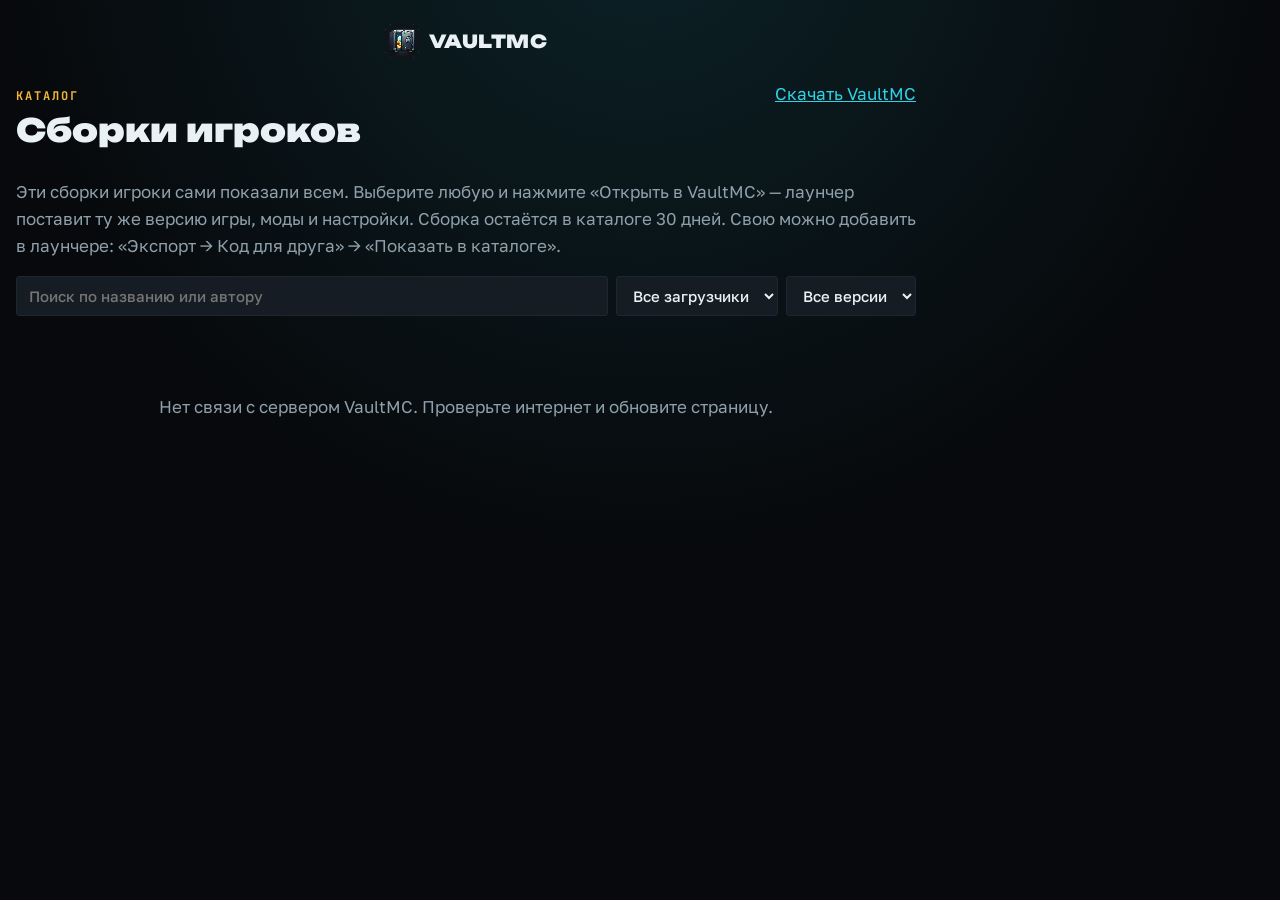
<file: site/catalog.html>
<!DOCTYPE html>
<html lang="ru">
<head>
<meta charset="UTF-8">
<meta name="viewport" content="width=device-width, initial-scale=1">
<title>Каталог сборок — VaultMC</title>
<meta name="description" content="Сборки Minecraft, которыми поделились игроки VaultMC: откройте любую в лаунчере — моды и настройки поставятся сами.">
<meta name="theme-color" content="#07090c">
<link rel="icon" href="img/logo.png">
<link rel="preconnect" href="https://fonts.googleapis.com">
<link rel="preconnect" href="https://fonts.gstatic.com" crossorigin>
<link href="https://fonts.googleapis.com/css2?family=Unbounded:wght@700;900&family=Golos+Text:wght@400;500;600;700&family=JetBrains+Mono:wght@700&display=swap" rel="stylesheet">
<style>
/* Страница «сборка по ссылке»: та же тёмная сталь и алмазный голубой, что на главной */
:root {
  --void: #07090c; --slab: #0e1318; --seam: #1d2730; --ink: #eaf1f4; --dust: #8fa0ab;
  --neon: #2fd3e6; --gold: #f2b63c; --err: #f06a6a;
  --display: "Unbounded", "Arial Black", system-ui, sans-serif;
  --body: "Golos Text", "Segoe UI", system-ui, sans-serif;
  --mono: "JetBrains Mono", Consolas, monospace;
  color-scheme: dark;
}
* { box-sizing: border-box; }
[hidden] { display: none !important; }   /* иначе .btns { display: flex } показывал скрытые кнопки */
main { width: min(900px, 100%); }
body { margin: 0; min-height: 100vh; background: var(--void); color: var(--ink); font: 17px/1.6 var(--body);
  padding: 24px 16px;
  background-image: radial-gradient(circle at 50% -10%, rgba(47, 211, 230, .12), transparent 55%); }
a { color: var(--neon); }
.brand { display: flex; align-items: center; gap: 10px; justify-content: center; margin-bottom: 22px;
  font: 900 18px var(--display); letter-spacing: .5px; color: var(--ink); text-decoration: none; }
.brand img { width: 34px; height: 34px; image-rendering: pixelated; }
.card { width: 100%; background: var(--slab); border: 1px solid var(--seam); padding: 30px 28px; border-radius: 4px;
  box-shadow: 0 30px 80px rgba(0, 0, 0, .45); }
.kicker { font: 700 12px var(--mono); letter-spacing: 2px; text-transform: uppercase; color: var(--gold); }
h1 { font: 900 clamp(24px, 6vw, 32px)/1.15 var(--display); margin: 8px 0 12px; word-break: break-word; }
.meta { display: flex; flex-wrap: wrap; gap: 8px; margin-bottom: 22px; }
.meta span { padding: 4px 10px; border: 1px solid var(--seam); font-size: 14px; color: var(--dust); }
.meta b { color: var(--ink); font-weight: 600; }
.btns { display: flex; flex-wrap: wrap; gap: 12px; }
.btn { display: inline-flex; align-items: center; justify-content: center; gap: 10px; padding: 15px 22px; border: 0; cursor: pointer;
  font: 700 16px var(--body); color: #031418; background: var(--neon); text-decoration: none; flex: 1 1 200px;
  clip-path: polygon(0 6px, 6px 6px, 6px 0, calc(100% - 6px) 0, calc(100% - 6px) 6px, 100% 6px, 100% calc(100% - 6px), calc(100% - 6px) calc(100% - 6px), calc(100% - 6px) 100%, 6px 100%, 6px calc(100% - 6px), 0 calc(100% - 6px));
  transition: filter .2s, transform .15s; }
.btn:hover { filter: brightness(1.1); transform: translateY(-2px); }
.btn.ghost { background: #151c23; color: var(--ink); box-shadow: inset 0 0 0 2px var(--seam); }
.hint { margin: 22px 0 0; padding-top: 18px; border-top: 1px solid var(--seam); color: var(--dust); font-size: 15px; }
.code { display: inline-flex; align-items: center; gap: 8px; font: 700 18px var(--mono); letter-spacing: 3px; color: var(--ink);
  background: #151c23; padding: 4px 10px; border: 1px solid var(--seam); cursor: pointer; }
.code small { font: 600 12px var(--body); letter-spacing: 0; color: var(--dust); }
.error h1 { color: var(--err); }
.muted { color: var(--dust); }
:focus-visible { outline: 3px solid var(--neon); outline-offset: 3px; }
.top { display: flex; align-items: baseline; justify-content: space-between; gap: 12px; flex-wrap: wrap; margin-bottom: 8px; }
.filters { display: flex; flex-wrap: wrap; gap: 8px; margin: 14px 0 20px; }
.filters input, .filters select { background: #151c23; color: var(--ink); border: 1px solid var(--seam); padding: 9px 12px; font: 500 15px var(--body); border-radius: 3px; }
.filters input { flex: 1 1 200px; }
.grid { display: grid; grid-template-columns: repeat(auto-fill, minmax(260px, 1fr)); gap: 14px; }
.pack { display: block; background: var(--slab); border: 1px solid var(--seam); padding: 18px; border-radius: 4px; color: var(--ink); text-decoration: none; transition: border-color .2s, transform .15s; }
.pack:hover { border-color: var(--neon); transform: translateY(-2px); }
.pack h2 { font: 700 17px/1.3 var(--display); margin: 0 0 10px; word-break: break-word; }
.pack .meta { margin: 0 0 10px; }
.pack small { color: var(--dust); }
.empty { padding: 40px 0; text-align: center; color: var(--dust); }
</style>
</head>
<body>
<main>
  <a class="brand" href="./"><img src="img/logo.png" alt="">VAULTMC</a>
  <div class="top"><div><div class="kicker">Каталог</div><h1>Сборки игроков</h1></div><a href="./">Скачать VaultMC</a></div>
  <p class="muted">Эти сборки игроки сами показали всем. Выберите любую и нажмите «Открыть в VaultMC» — лаунчер поставит ту же версию игры, моды и настройки. Сборка остаётся в каталоге 30 дней. Свою можно добавить в лаунчере: «Экспорт → Код для друга» → «Показать в каталоге».</p>
  <div class="filters">
    <input id="q" type="search" placeholder="Поиск по названию или автору" aria-label="Поиск">
    <select id="loader" aria-label="Загрузчик"><option value="">Все загрузчики</option></select>
    <select id="ver" aria-label="Версия игры"><option value="">Все версии</option></select>
  </div>
  <div class="grid" id="grid"></div>
  <p class="empty" id="state">Загружаю каталог...</p>
</main>
<script>
(() => {
  const SERVER = 'https://vaultmc-skins.vaultmc.workers.dev';
  const loaders = { fabric: 'Fabric', forge: 'Forge', neoforge: 'NeoForge', quilt: 'Quilt', vanilla: 'Без модов' };
  const $ = (id) => document.getElementById(id);
  let items = [];
  const el = (tag, cls, text) => { const e = document.createElement(tag); if (cls) e.className = cls; if (text != null) e.textContent = text; return e; };
  const day = (ms) => { const d = Math.floor((Date.now() - ms) / 86400000); return d <= 0 ? 'сегодня' : d === 1 ? 'вчера' : d + ' дн. назад'; };
  const fill = (sel, values, label) => {
    for (const v of values) { const o = el('option', '', label(v)); o.value = v; sel.append(o); }
  };
  const uniq = (key) => [...new Set(items.map((i) => i[key]).filter(Boolean))].sort();
  function draw() {
    const q = $('q').value.trim().toLowerCase(), lo = $('loader').value, ve = $('ver').value;
    const list = items.filter((i) => (!lo || i.loader === lo) && (!ve || i.game_version === ve)
      && (!q || (i.name + ' ' + i.by).toLowerCase().includes(q)));
    $('grid').replaceChildren(...list.map((i) => {
      const a = el('a', 'pack'); a.href = 'pack.html#' + i.code;
      a.append(el('h2', '', i.name || 'Сборка без названия'));
      const m = el('div', 'meta');
      for (const t of [i.game_version, loaders[i.loader] || i.loader, (i.mods || 0) + ' мод.']) if (t) m.append(el('span', '', t));
      a.append(m, el('small', '', (i.by ? 'Собрал ' + i.by + ' · ' : '') + day(i.at || 0)));
      return a;
    }));
    $('state').hidden = list.length > 0;
    $('state').textContent = items.length ? 'Ничего не найдено.' : 'Пока никто не добавил сборку. Будьте первым — в лаунчере: «Экспорт → Код для друга».';
  }
  fetch(SERVER + '/api/catalog').then((r) => r.json()).then((d) => {
    items = Array.isArray(d.items) ? d.items : [];
    fill($('loader'), uniq('loader'), (v) => loaders[v] || v);
    fill($('ver'), uniq('game_version'), (v) => v);
    draw();
  }).catch(() => { $('state').textContent = 'Нет связи с сервером VaultMC. Проверьте интернет и обновите страницу.'; });
  ['q', 'loader', 'ver'].forEach((id) => $(id).addEventListener('input', draw));
})();
</script>
</body>
</html>
</file>
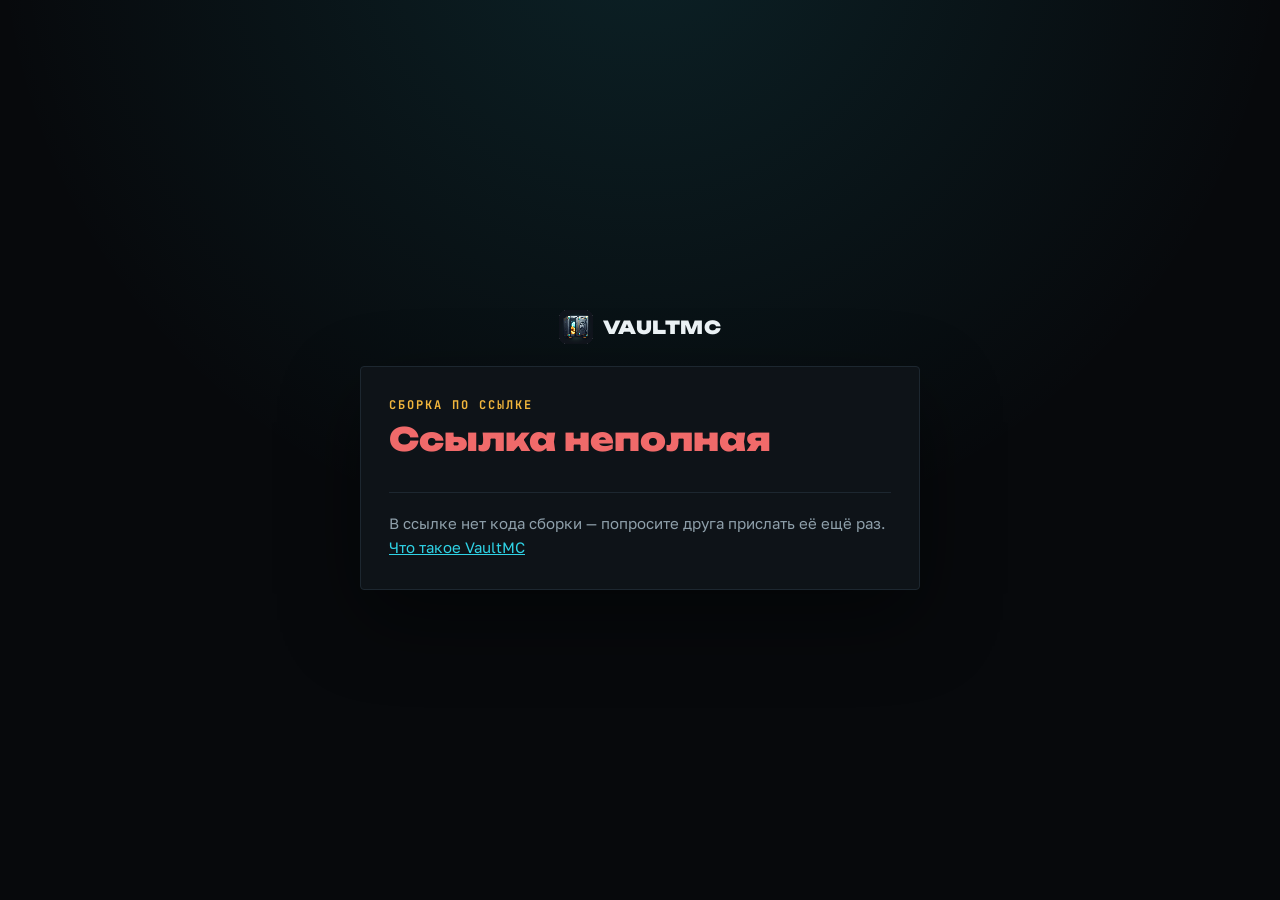
<file: site/pack.html>
<!DOCTYPE html>
<html lang="ru">
<head>
<meta charset="UTF-8">
<meta name="viewport" content="width=device-width, initial-scale=1">
<title>Сборка VaultMC</title>
<meta name="description" content="Сборка Minecraft по ссылке: откройте её в лаунчере VaultMC — моды и настройки поставятся сами.">
<meta name="robots" content="noindex">
<meta name="theme-color" content="#07090c">
<link rel="icon" href="img/logo.png">
<link rel="preconnect" href="https://fonts.googleapis.com">
<link rel="preconnect" href="https://fonts.gstatic.com" crossorigin>
<link href="https://fonts.googleapis.com/css2?family=Unbounded:wght@700;900&family=Golos+Text:wght@400;500;600;700&family=JetBrains+Mono:wght@700&display=swap" rel="stylesheet">
<style>
/* Страница «сборка по ссылке»: та же тёмная сталь и алмазный голубой, что на главной */
:root {
  --void: #07090c; --slab: #0e1318; --seam: #1d2730; --ink: #eaf1f4; --dust: #8fa0ab;
  --neon: #2fd3e6; --gold: #f2b63c; --err: #f06a6a;
  --display: "Unbounded", "Arial Black", system-ui, sans-serif;
  --body: "Golos Text", "Segoe UI", system-ui, sans-serif;
  --mono: "JetBrains Mono", Consolas, monospace;
  color-scheme: dark;
}
* { box-sizing: border-box; }
[hidden] { display: none !important; }   /* иначе .btns { display: flex } показывал скрытые кнопки */
main { width: min(560px, 100%); }
body { margin: 0; min-height: 100vh; background: var(--void); color: var(--ink); font: 17px/1.6 var(--body);
  display: grid; place-items: center; padding: 24px 16px;
  background-image: radial-gradient(circle at 50% -10%, rgba(47, 211, 230, .12), transparent 55%); }
a { color: var(--neon); }
.brand { display: flex; align-items: center; gap: 10px; justify-content: center; margin-bottom: 22px;
  font: 900 18px var(--display); letter-spacing: .5px; color: var(--ink); text-decoration: none; }
.brand img { width: 34px; height: 34px; image-rendering: pixelated; }
.card { width: 100%; background: var(--slab); border: 1px solid var(--seam); padding: 30px 28px; border-radius: 4px;
  box-shadow: 0 30px 80px rgba(0, 0, 0, .45); }
.kicker { font: 700 12px var(--mono); letter-spacing: 2px; text-transform: uppercase; color: var(--gold); }
h1 { font: 900 clamp(24px, 6vw, 32px)/1.15 var(--display); margin: 8px 0 12px; word-break: break-word; }
.meta { display: flex; flex-wrap: wrap; gap: 8px; margin-bottom: 22px; }
.meta span { padding: 4px 10px; border: 1px solid var(--seam); font-size: 14px; color: var(--dust); }
.meta b { color: var(--ink); font-weight: 600; }
.btns { display: flex; flex-wrap: wrap; gap: 12px; }
.btn { display: inline-flex; align-items: center; justify-content: center; gap: 10px; padding: 15px 22px; border: 0; cursor: pointer;
  font: 700 16px var(--body); color: #031418; background: var(--neon); text-decoration: none; flex: 1 1 200px;
  clip-path: polygon(0 6px, 6px 6px, 6px 0, calc(100% - 6px) 0, calc(100% - 6px) 6px, 100% 6px, 100% calc(100% - 6px), calc(100% - 6px) calc(100% - 6px), calc(100% - 6px) 100%, 6px 100%, 6px calc(100% - 6px), 0 calc(100% - 6px));
  transition: filter .2s, transform .15s; }
.btn:hover { filter: brightness(1.1); transform: translateY(-2px); }
.btn.ghost { background: #151c23; color: var(--ink); box-shadow: inset 0 0 0 2px var(--seam); }
.hint { margin: 22px 0 0; padding-top: 18px; border-top: 1px solid var(--seam); color: var(--dust); font-size: 15px; }
.code { display: inline-flex; align-items: center; gap: 8px; font: 700 18px var(--mono); letter-spacing: 3px; color: var(--ink);
  background: #151c23; padding: 4px 10px; border: 1px solid var(--seam); cursor: pointer; }
.code small { font: 600 12px var(--body); letter-spacing: 0; color: var(--dust); }
.error h1 { color: var(--err); }
.muted { color: var(--dust); }
:focus-visible { outline: 3px solid var(--neon); outline-offset: 3px; }
</style>
</head>
<body>
<main>
  <a class="brand" href="./"><img src="img/logo.png" alt="">VAULTMC</a>
  <div class="card" id="card">
    <div class="kicker">Сборка по ссылке</div>
    <h1 id="title">Загружаю сборку...</h1>
    <div class="meta" id="meta"></div>
    <div class="btns" id="btns" hidden>
      <a class="btn" id="open" href="#">Открыть в VaultMC</a>
      <a class="btn ghost" href="VaultMC-Setup.exe">Скачать VaultMC</a>
    </div>
    <p class="hint" id="hint" hidden></p>
  </div>
</main>
<script>
(() => {
  const SERVER = 'https://vaultmc-skins.vaultmc.workers.dev';
  const code = (location.hash || '').replace(/[^A-Za-z0-9]/g, '').toUpperCase();
  const $ = (id) => document.getElementById(id);
  const text = (el, t) => { el.textContent = t; };
  const fail = (title, why) => {
    $('card').classList.add('error');
    text($('title'), title);
    $('hint').hidden = false;
    $('hint').innerHTML = '';
    $('hint').append(why, ' ');
    const home = document.createElement('a');
    home.href = './'; home.textContent = 'Что такое VaultMC';
    $('hint').append(home);
  };
  const loaders = { fabric: 'Fabric', forge: 'Forge', neoforge: 'NeoForge', quilt: 'Quilt', vanilla: 'Без модов' };

  if (code.length !== 6) return fail('Ссылка неполная', 'В ссылке нет кода сборки — попросите друга прислать её ещё раз.');
  $('open').href = 'vaultmc://pack/' + code;

  fetch(`${SERVER}/api/share/${code}?brief=1`)
    .then((r) => r.json().then((d) => ({ ok: r.ok, d })))
    .then(({ ok, d }) => {
      if (!ok || !d.ok) return fail('Сборка не найдена', d.error || 'Код устарел — коды сборок живут 30 дней. Попросите у друга новую ссылку.');
      document.title = `${d.name || 'Сборка'} — VaultMC`;
      text($('title'), d.name || 'Сборка без названия');
      const meta = $('meta');
      const add = (label, value) => {
        const s = document.createElement('span');
        s.append(label + ' ');
        const b = document.createElement('b'); b.textContent = value; s.append(b);
        meta.append(s);
      };
      if (d.game_version) add('Minecraft', d.game_version);
      if (d.loader) add('Загрузчик', loaders[d.loader] || d.loader);
      add('Модов', String(d.mods || 0));
      if (d.by) add('Собрал', d.by);
      $('btns').hidden = false;
      const hint = $('hint');
      hint.hidden = false;
      hint.append('«Открыть в VaultMC» — лаунчер сам создаст сборку с теми же модами и настройками. Ничего не открылось? Установите или обновите VaultMC и нажмите ещё раз, либо вставьте код ');
      const c = document.createElement('span');
      c.className = 'code'; c.title = 'Скопировать код';
      c.append(code);
      const sm = document.createElement('small'); sm.textContent = 'копировать'; c.append(sm);
      c.onclick = () => navigator.clipboard && navigator.clipboard.writeText(code).then(() => { sm.textContent = 'скопирован'; });
      hint.append(c, ' в лаунчере: «Сборки» → «По коду».');
    })
    .catch(() => fail('Нет связи с сервером VaultMC', 'Проверьте интернет и обновите страницу.'));
})();
</script>
</body>
</html>
</file>
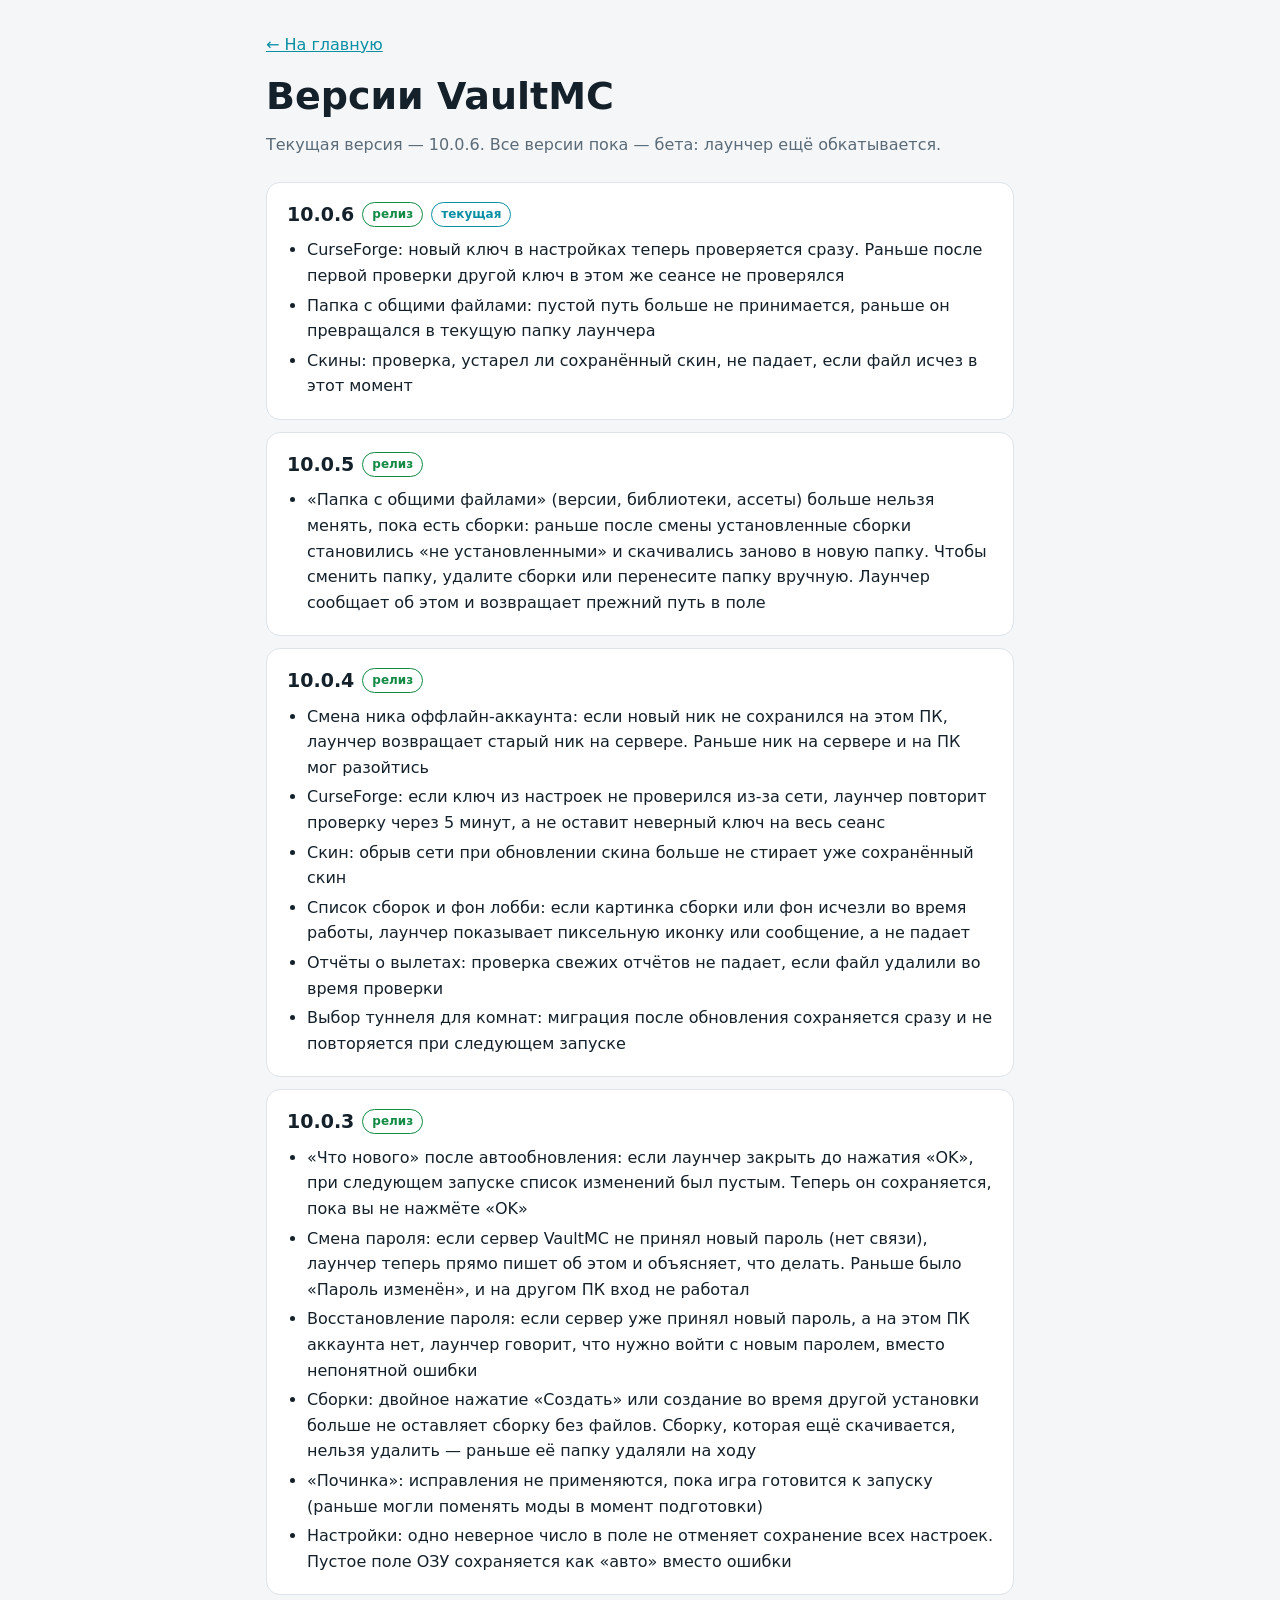
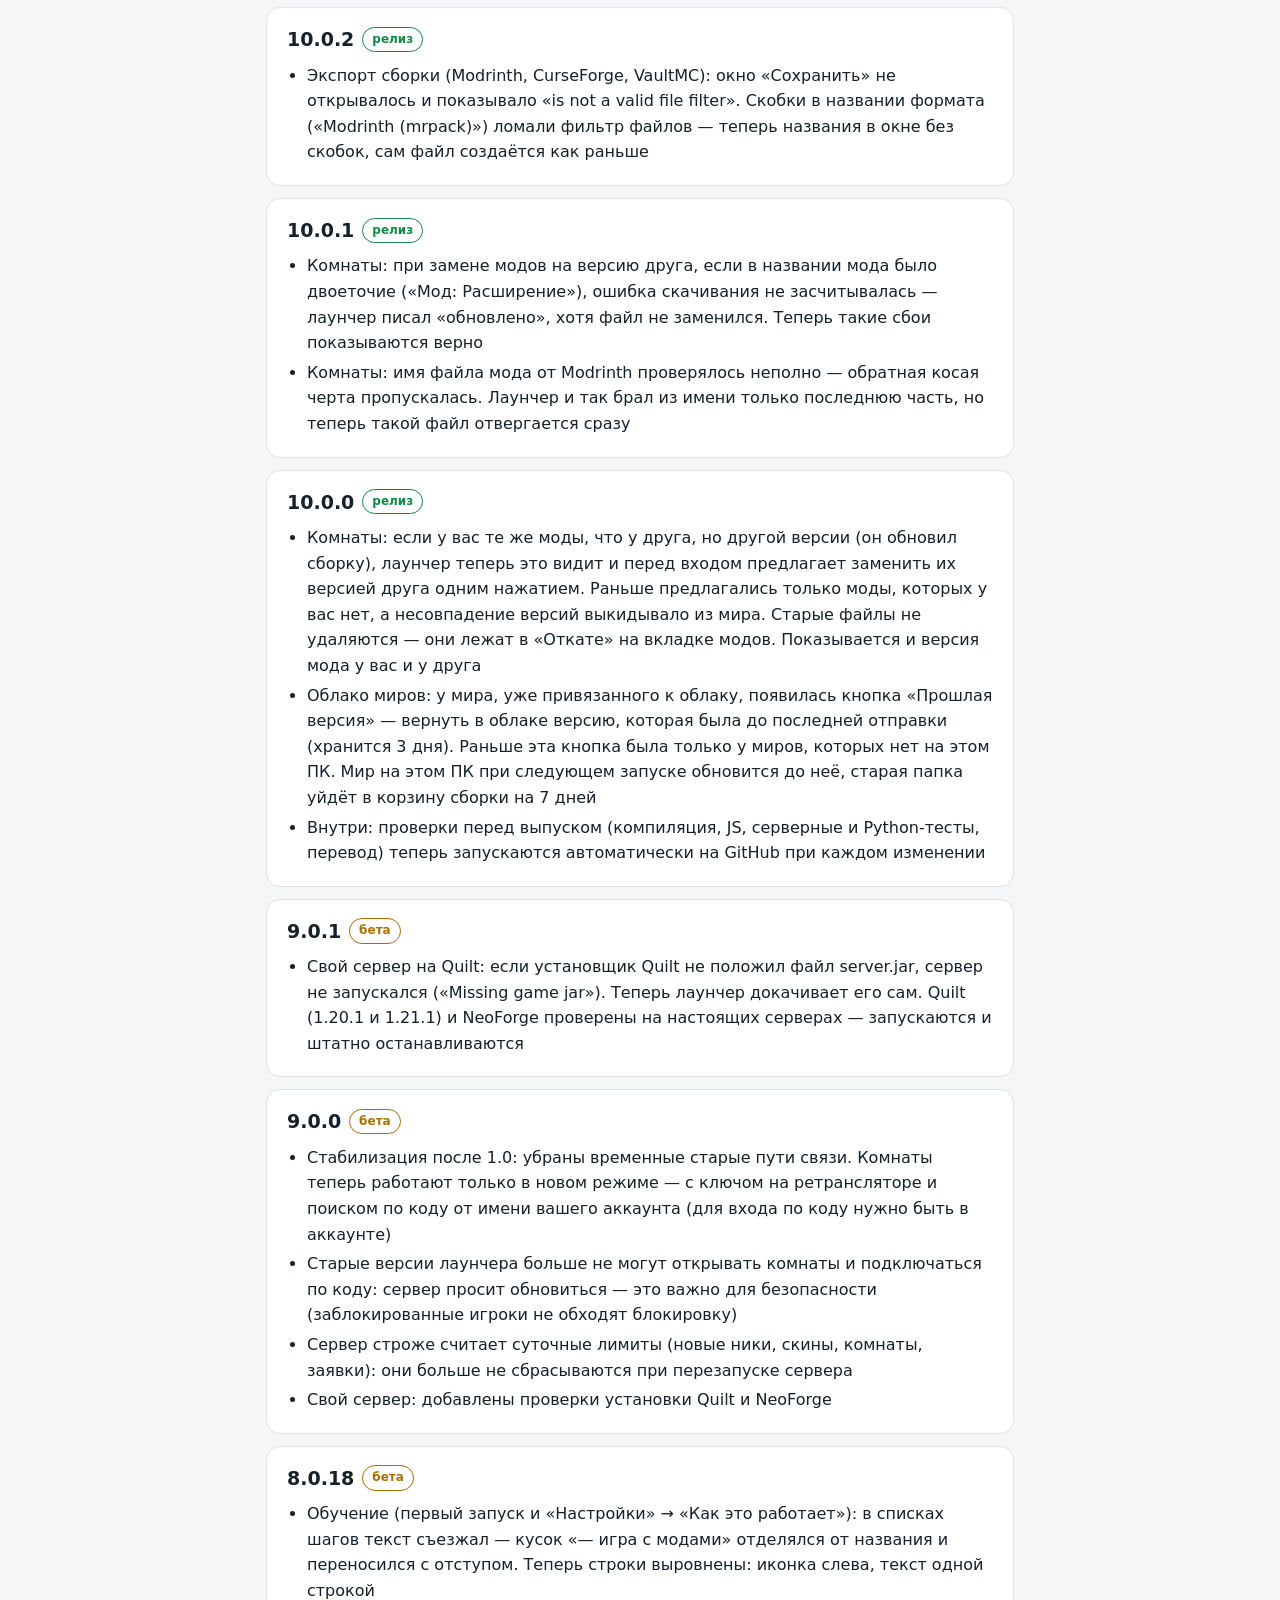
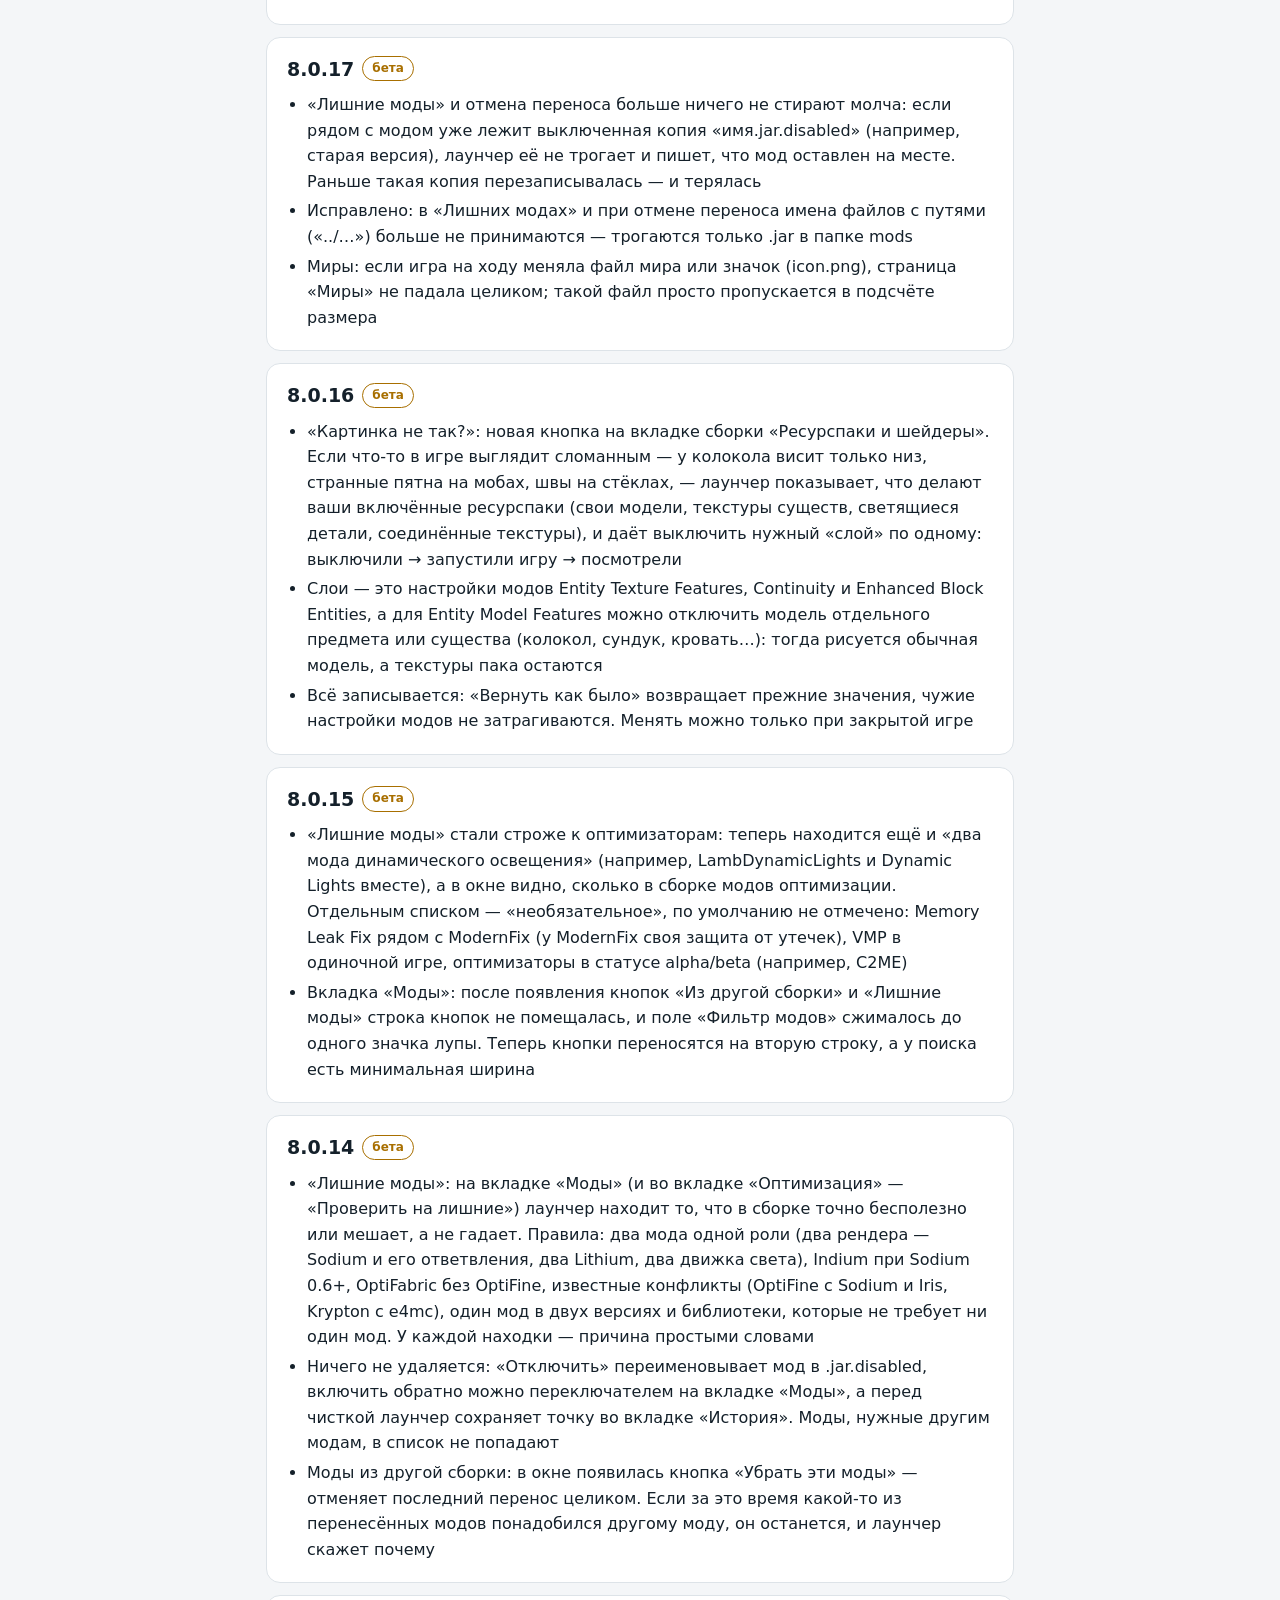
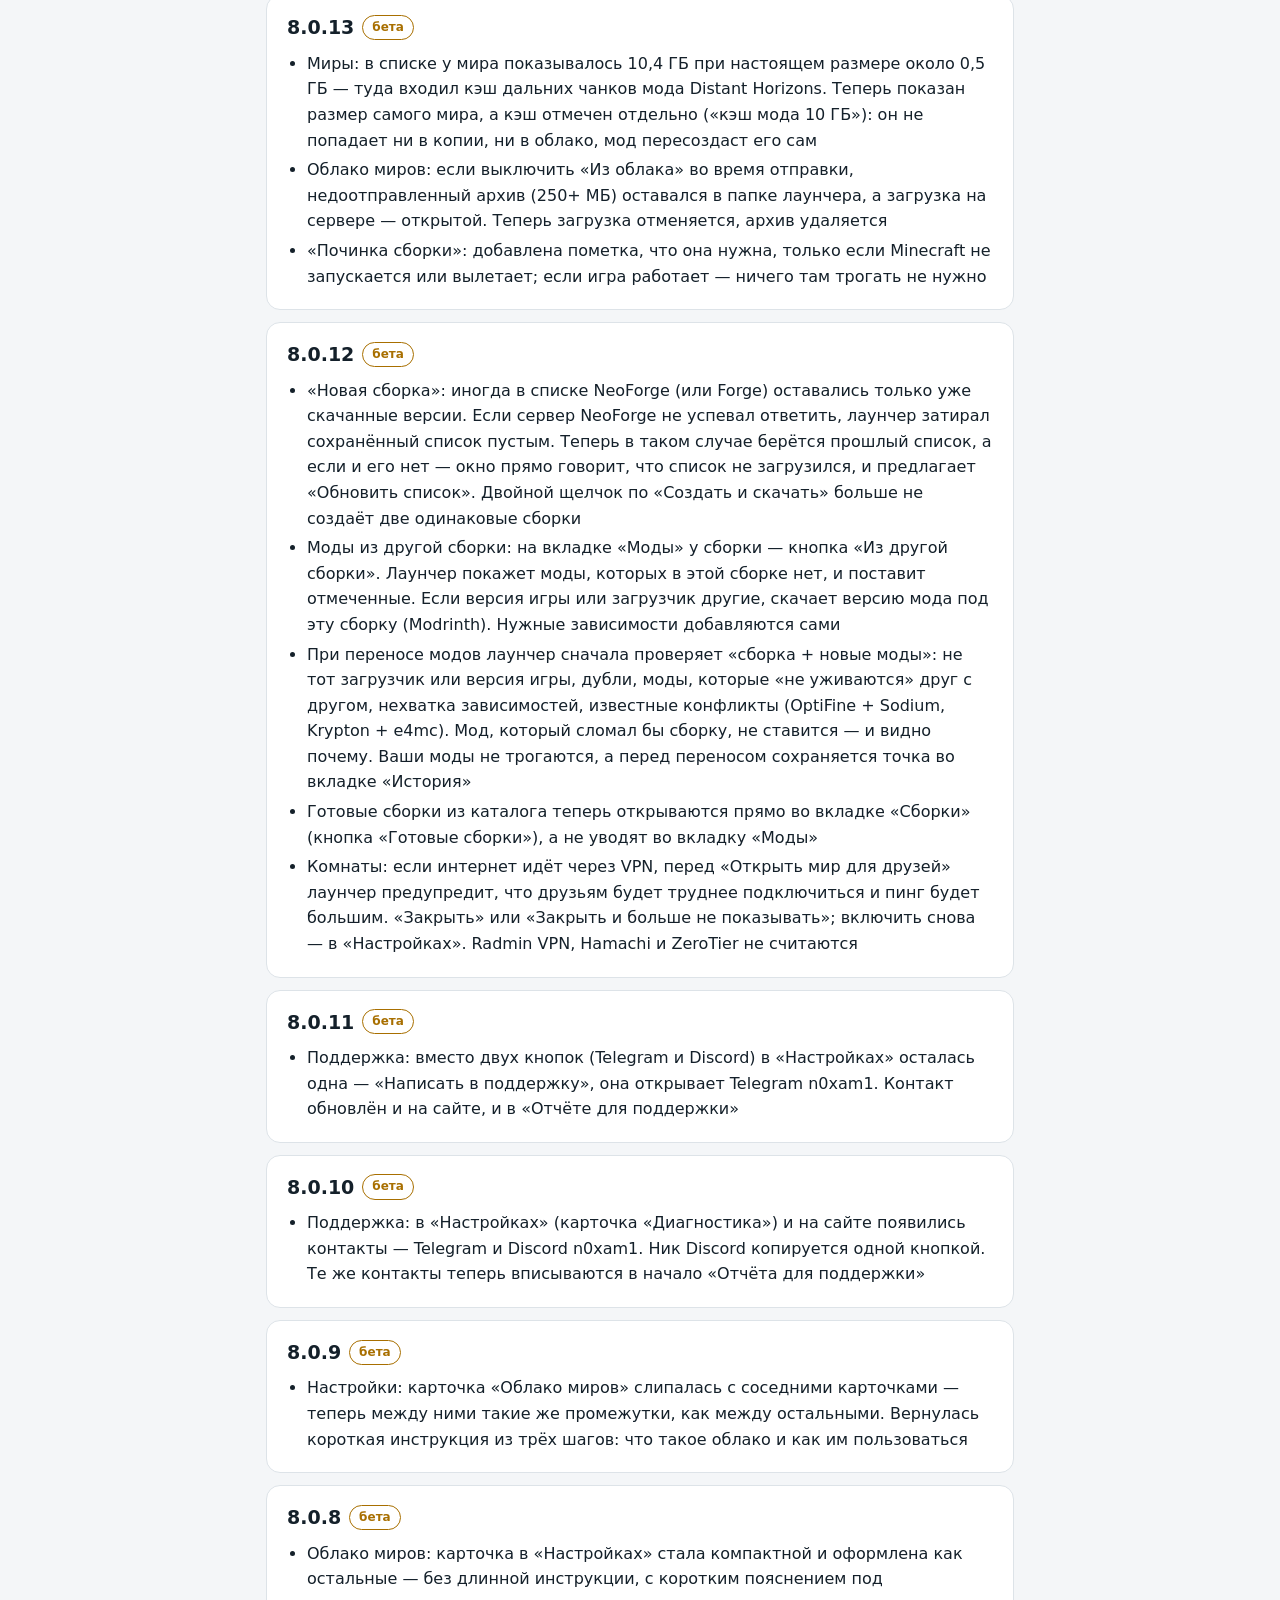
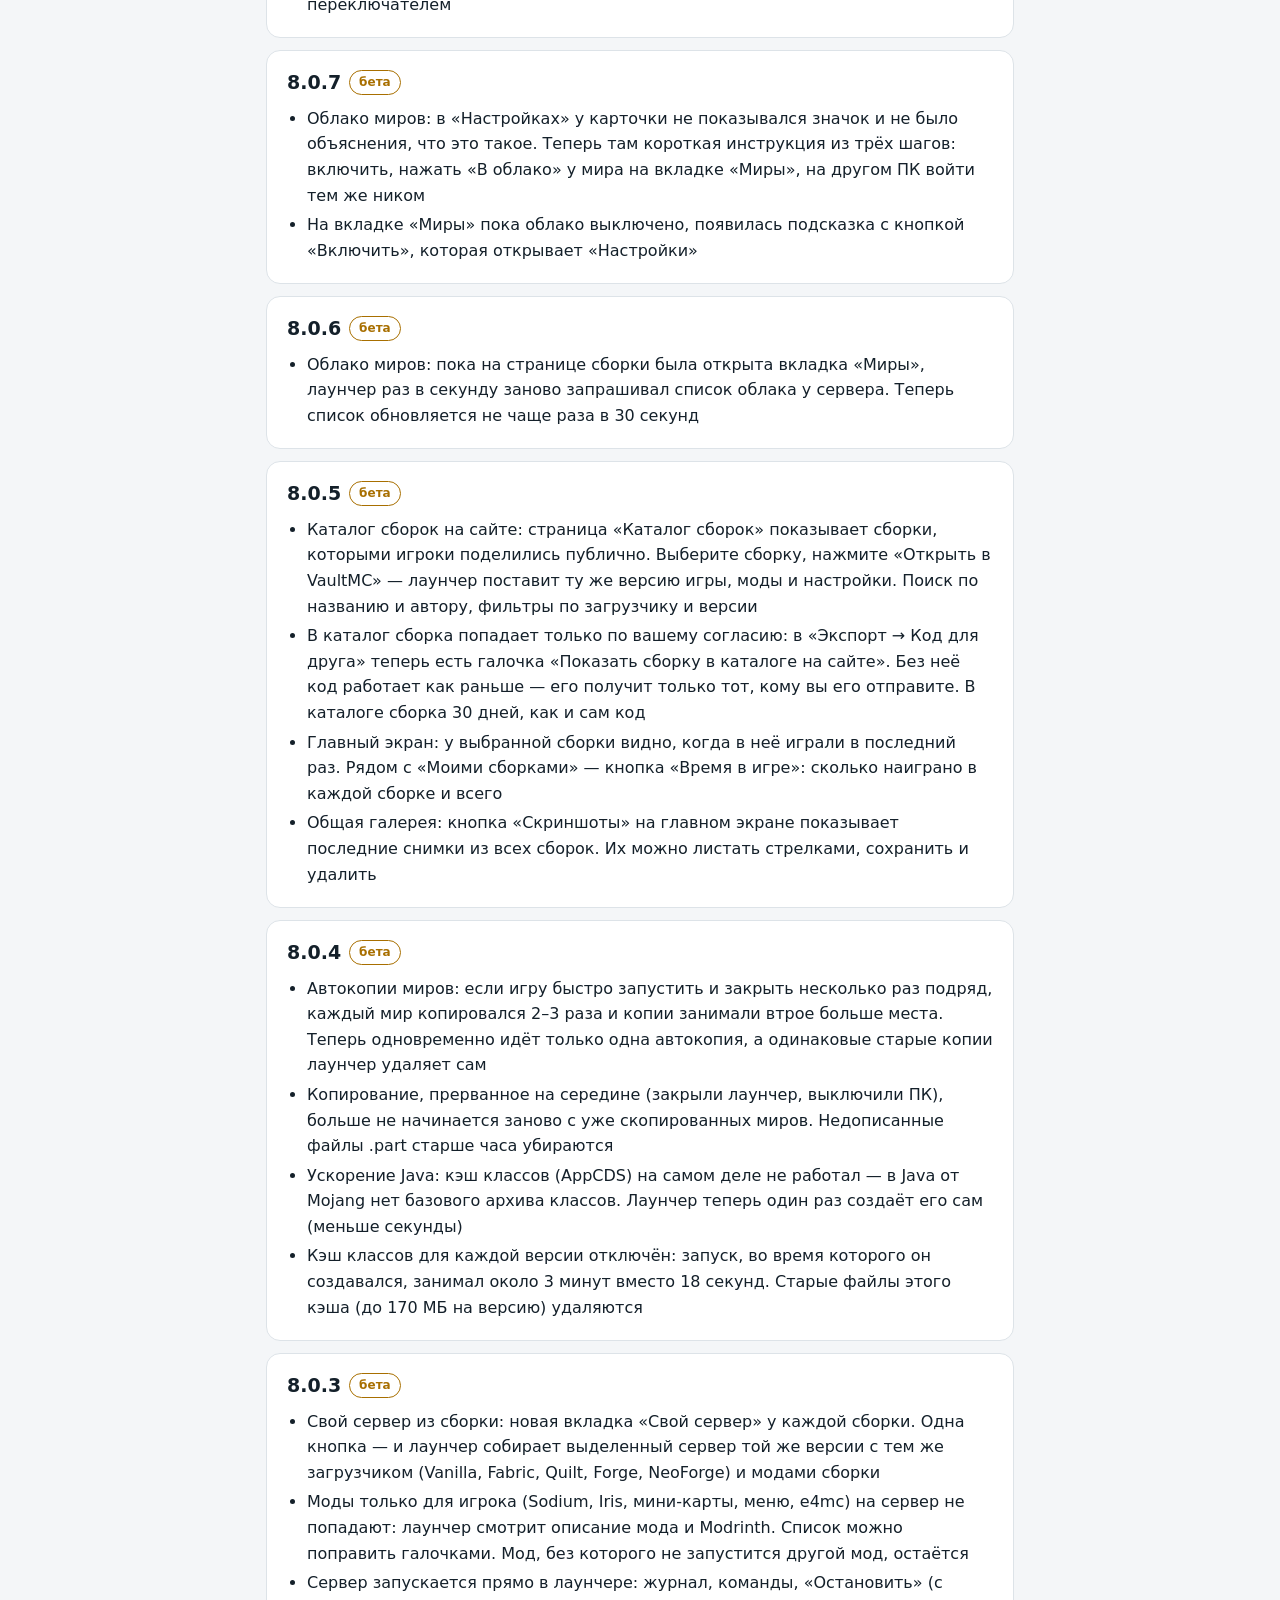
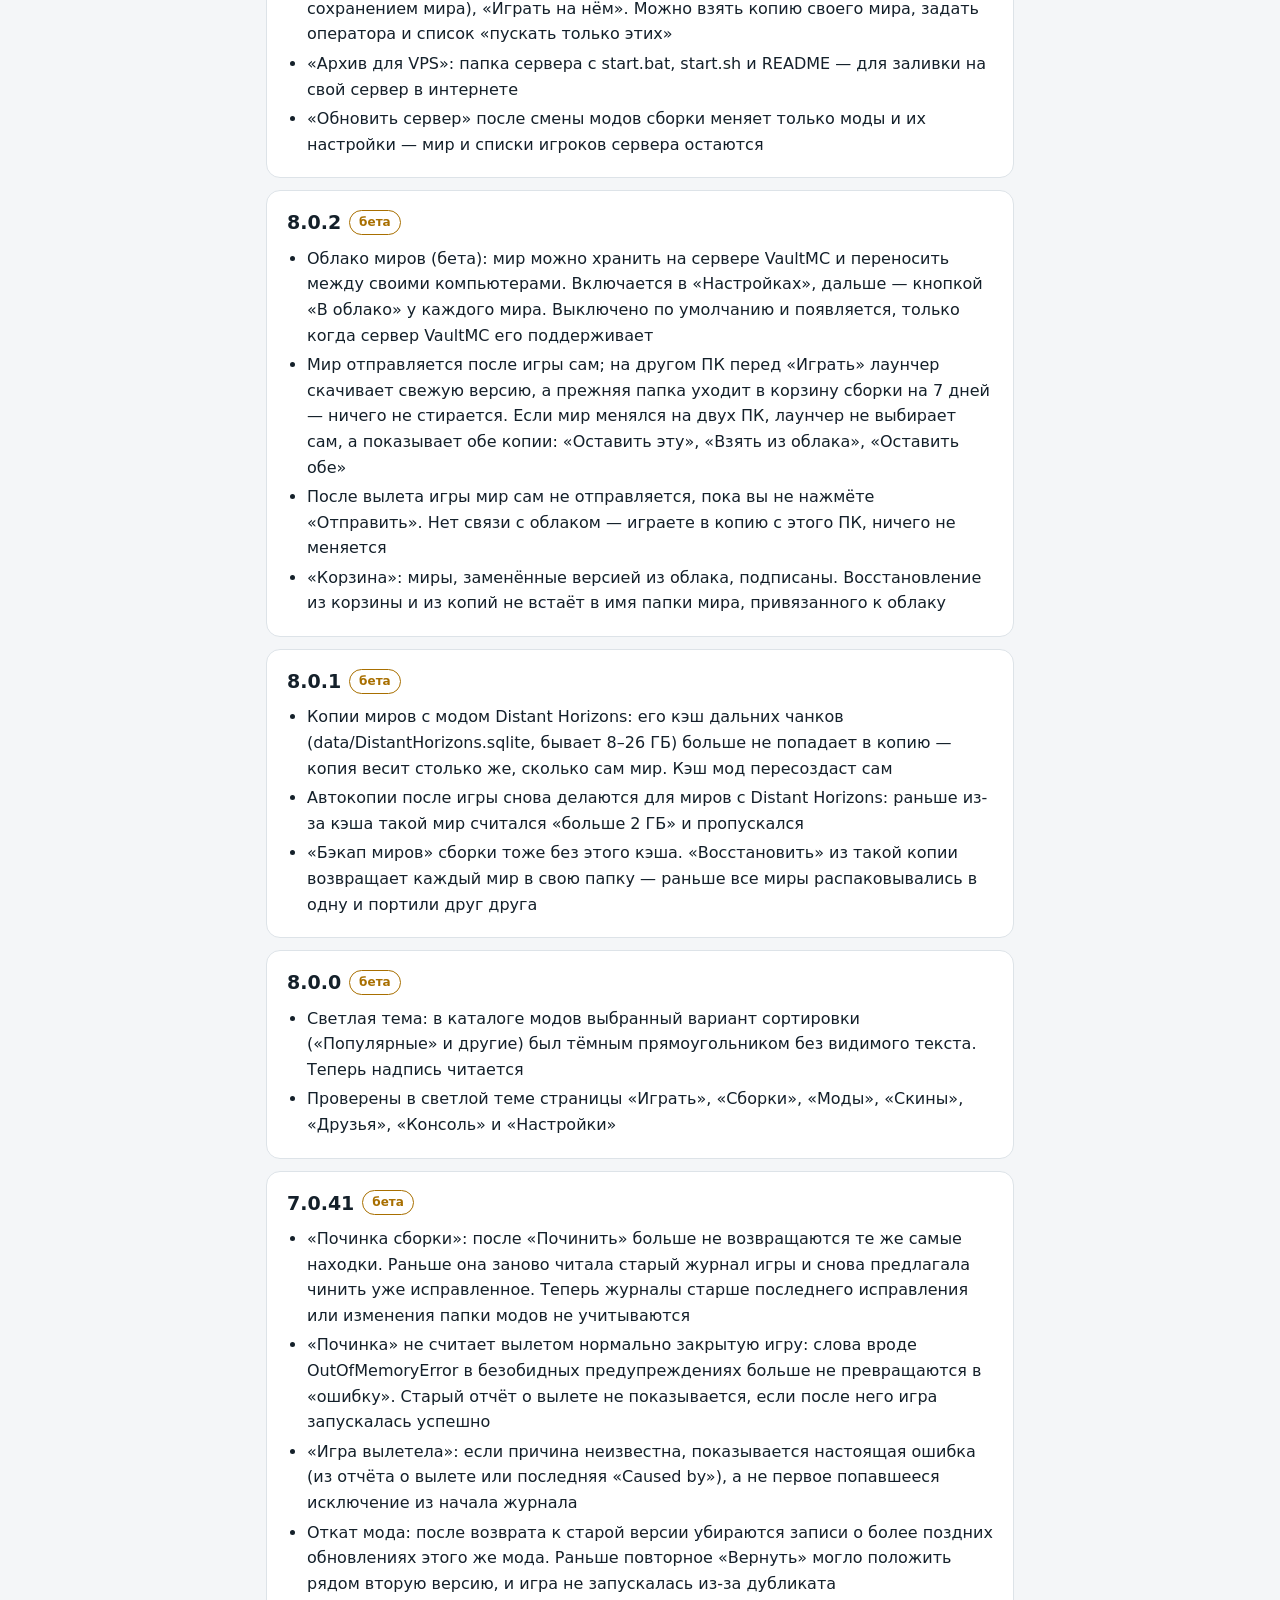
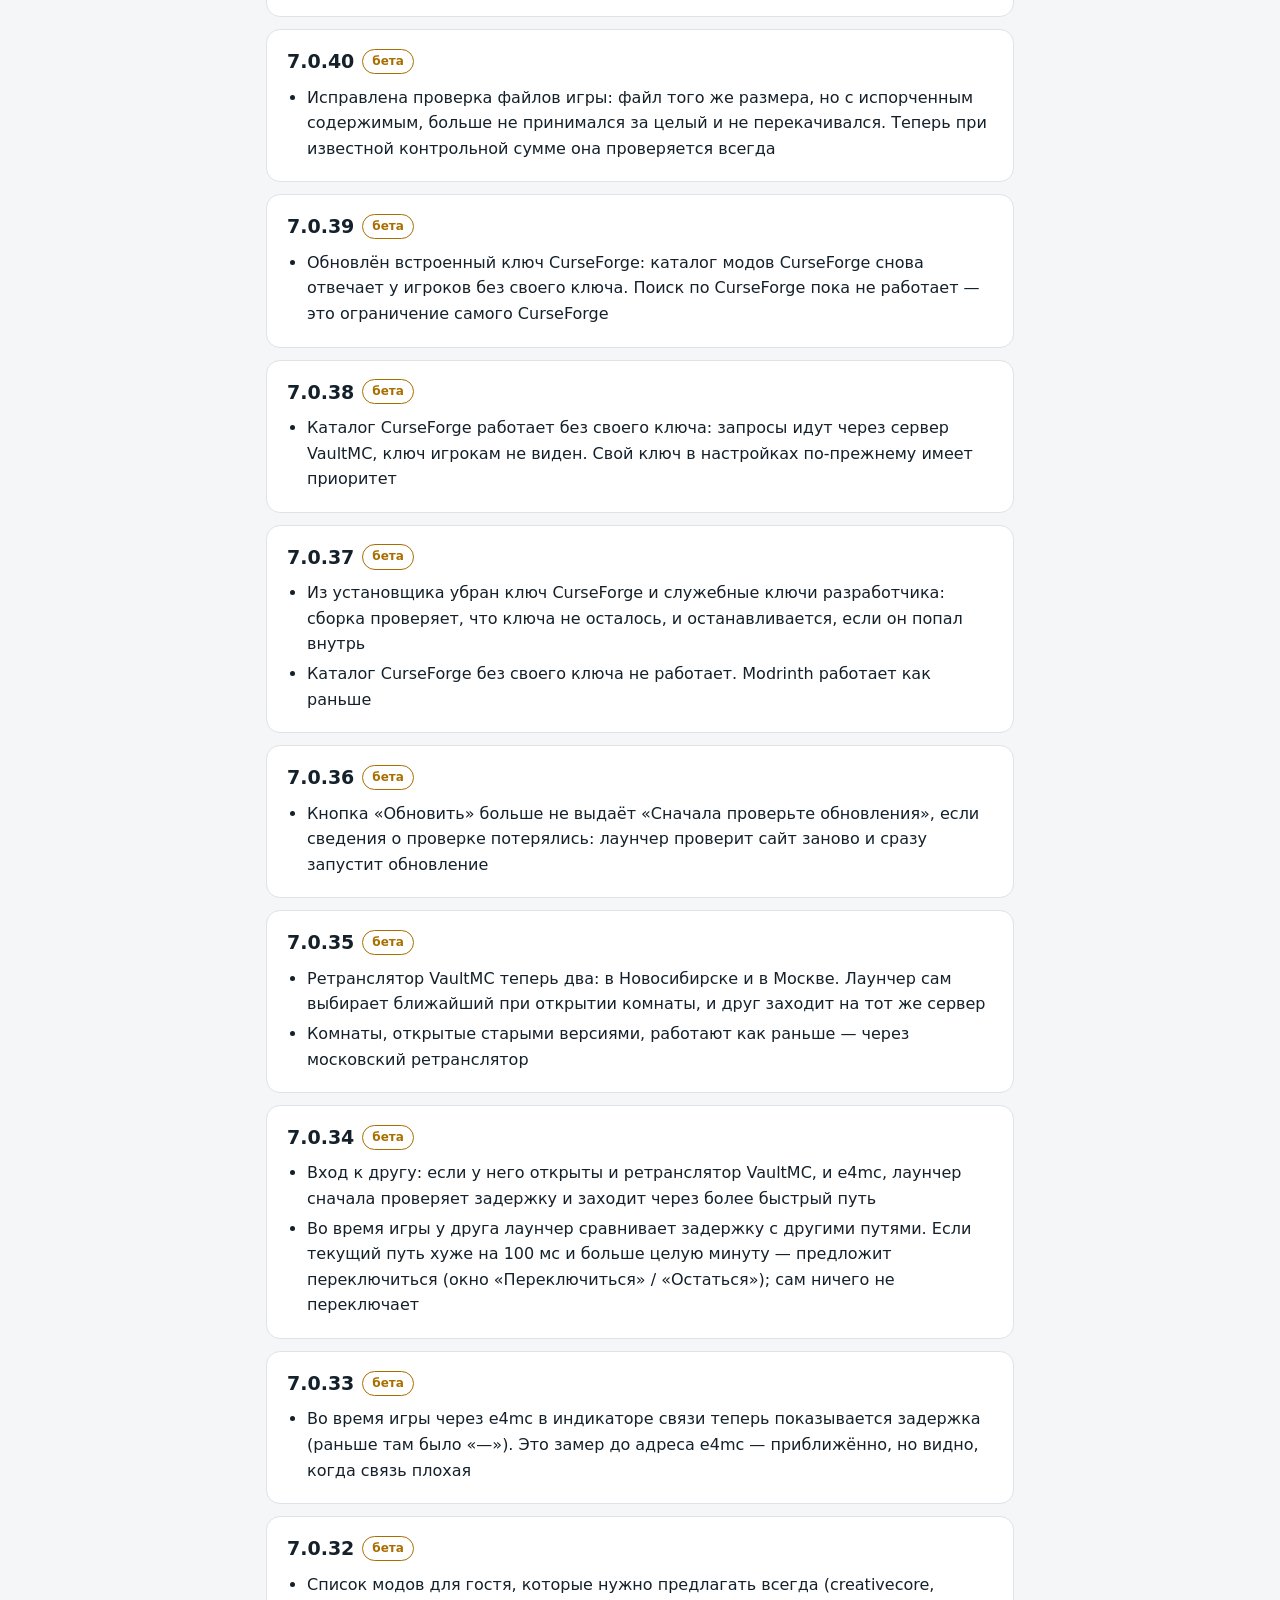
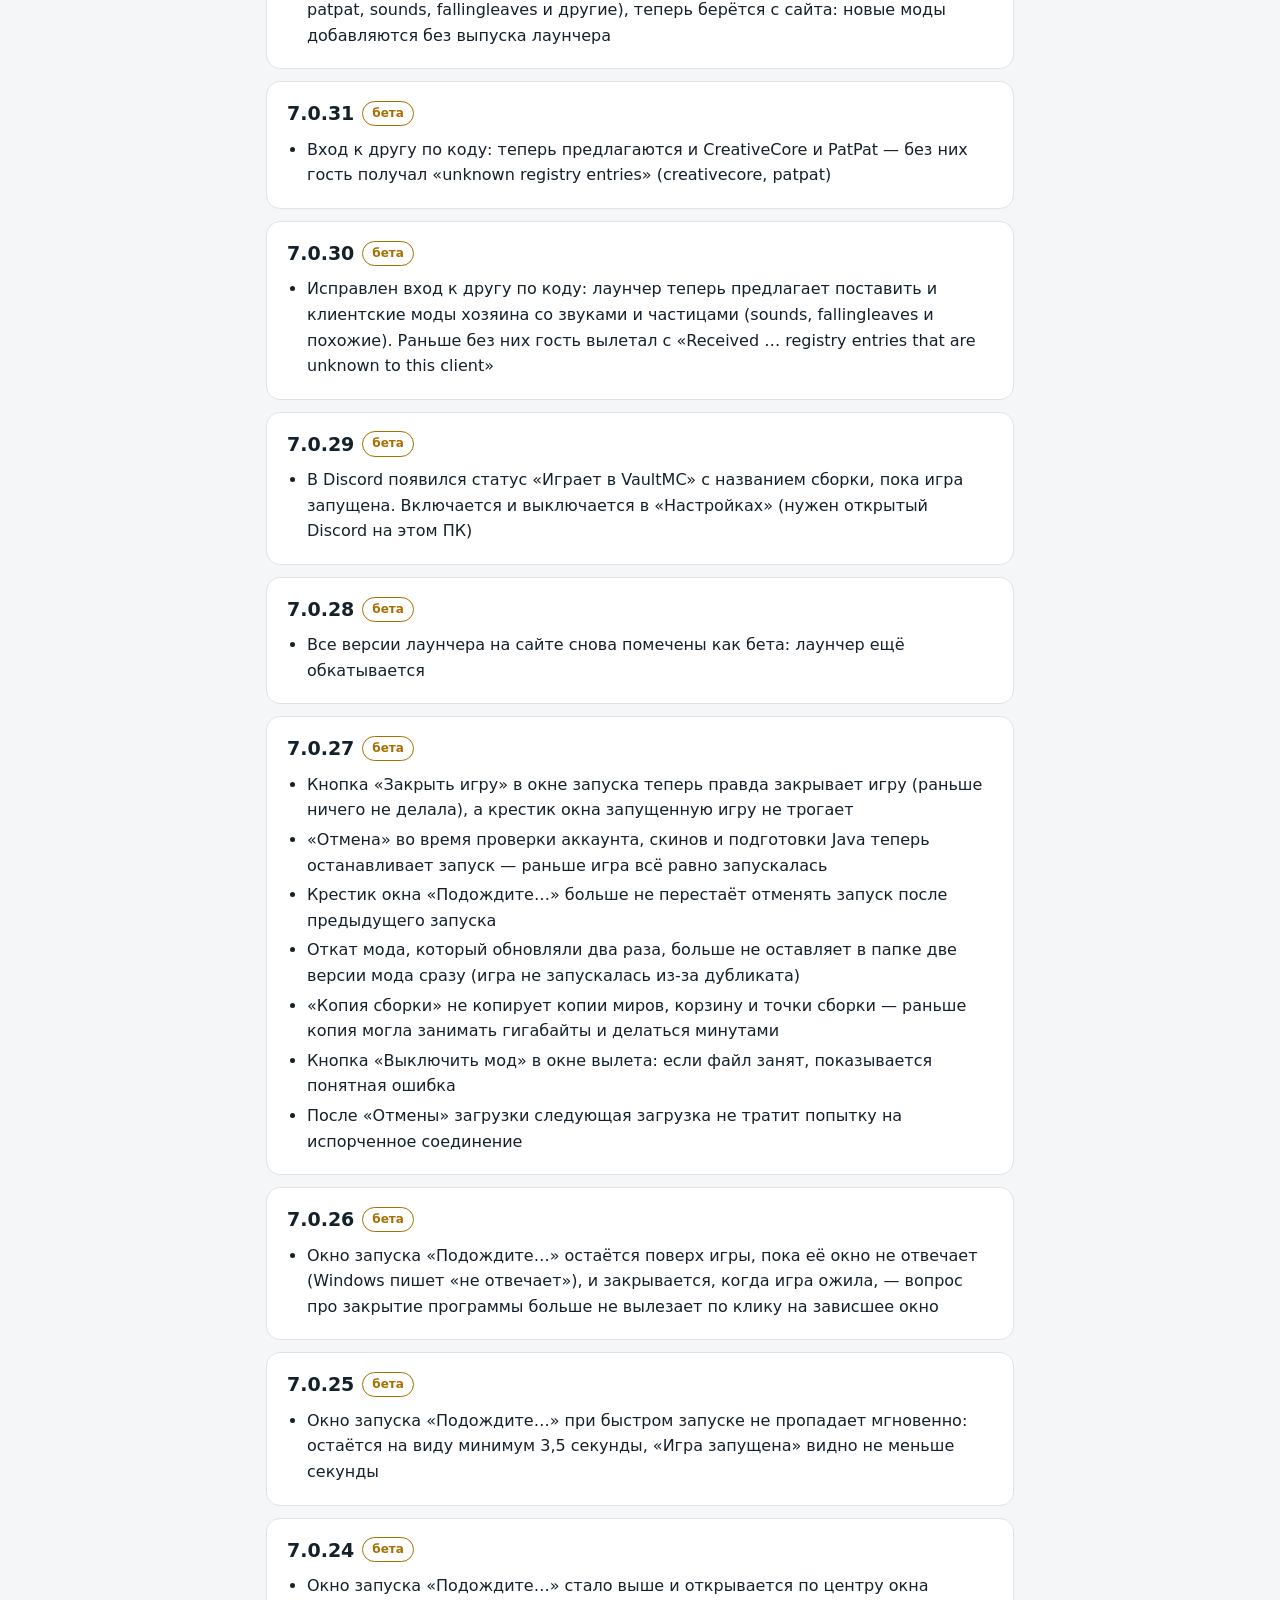
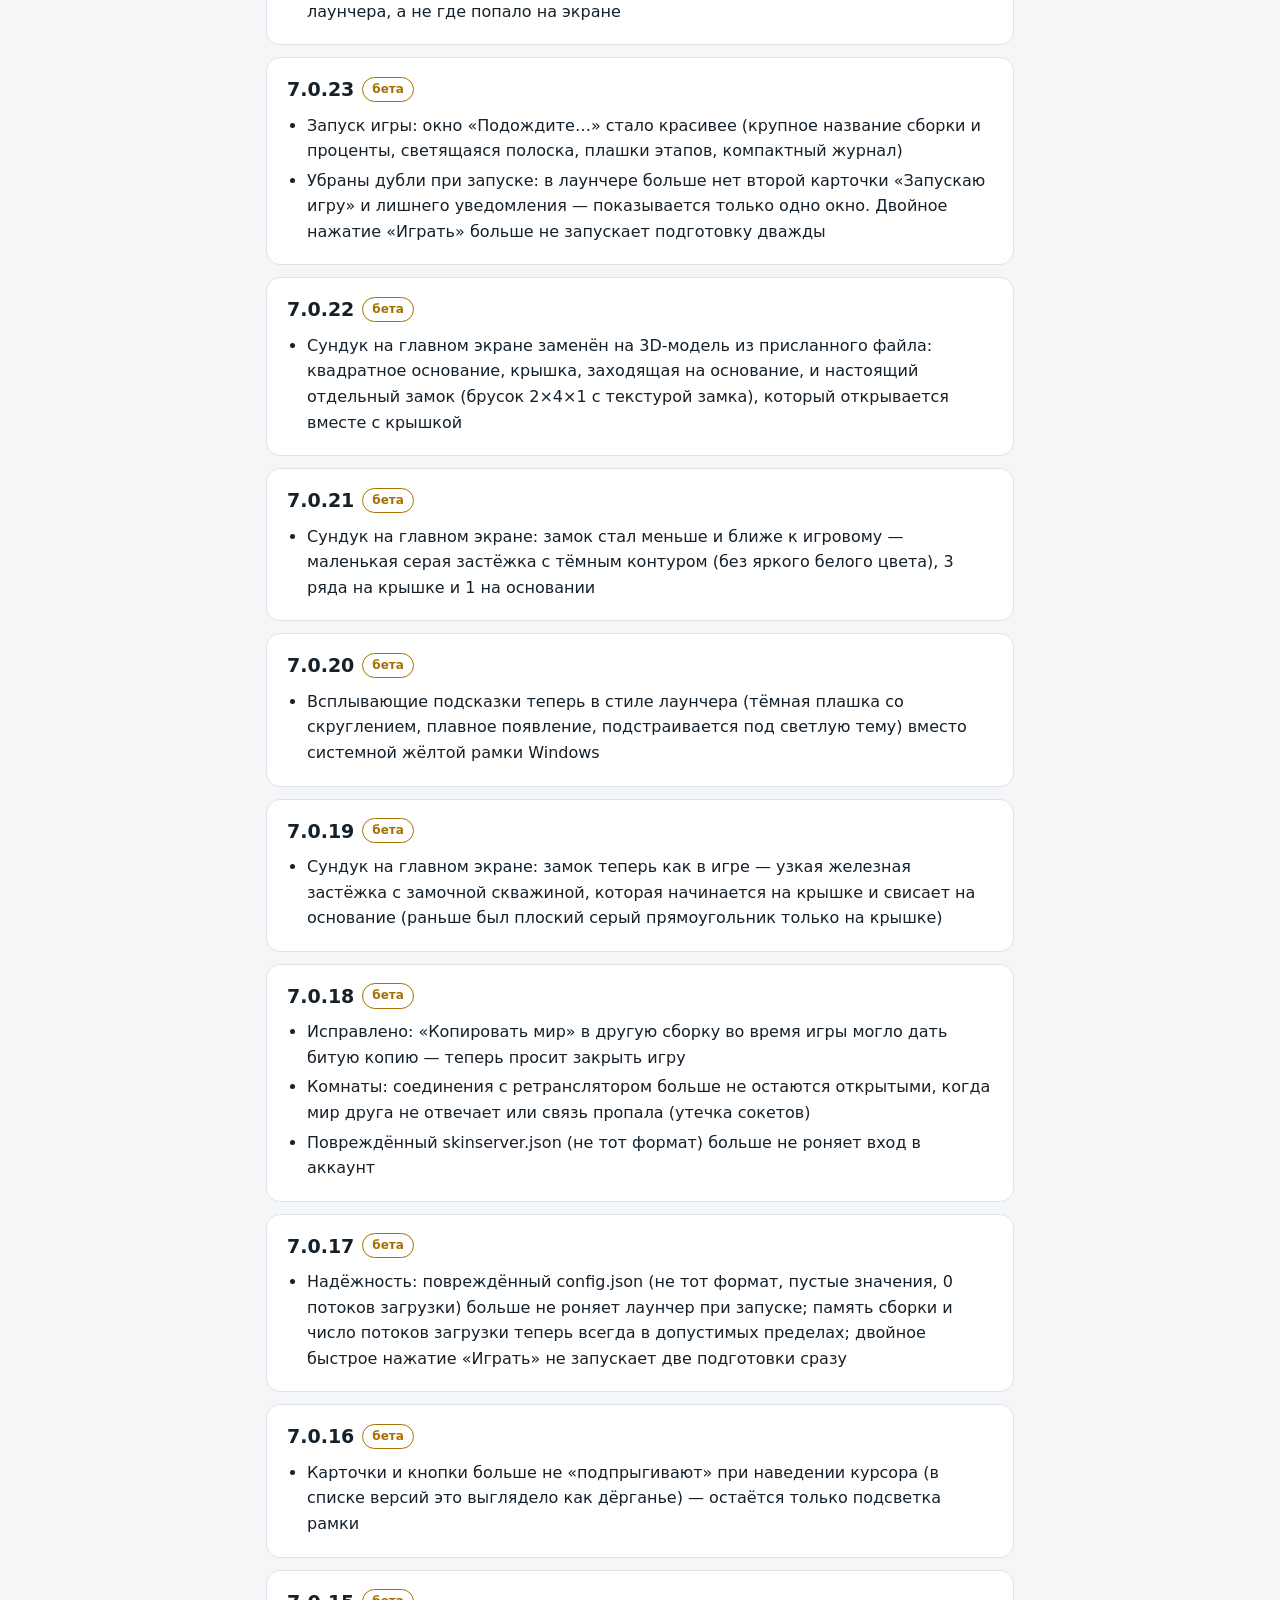
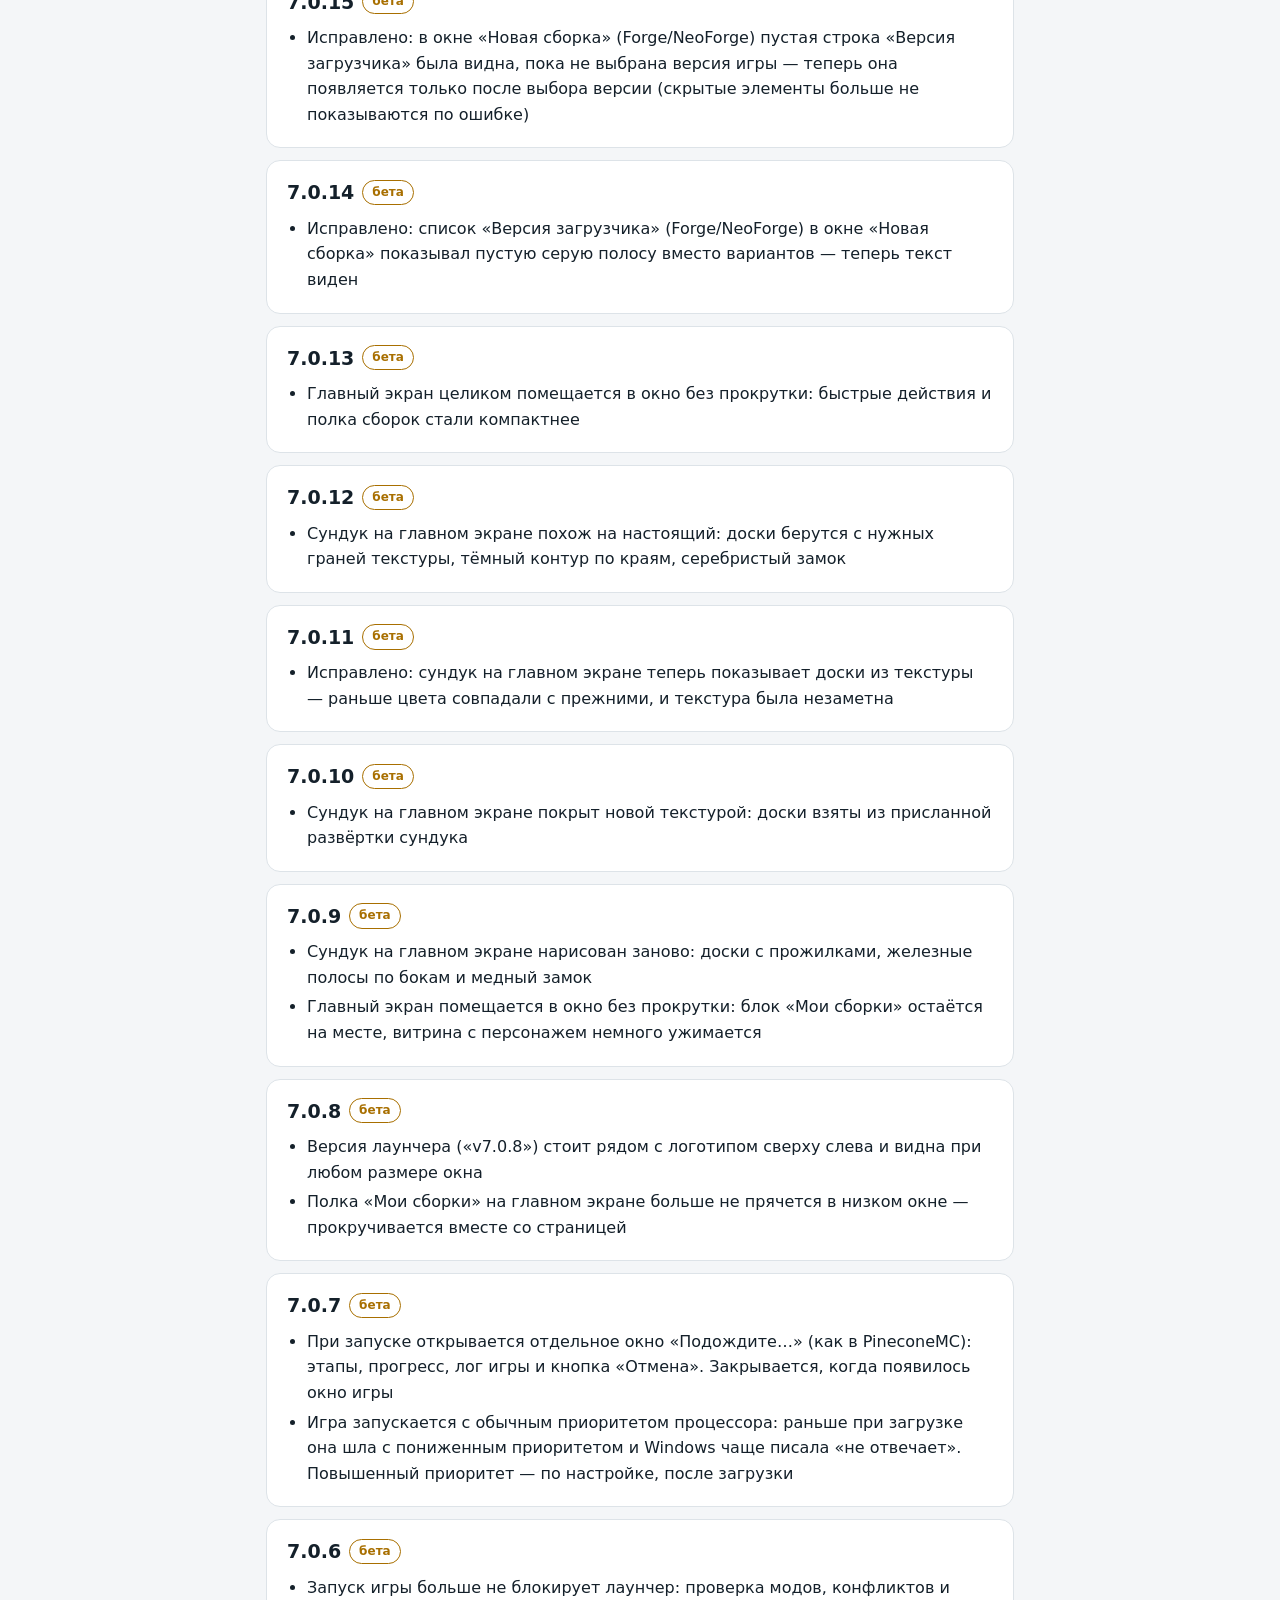
<file: site/versions.html>
<!DOCTYPE html>
<html lang="ru">
<head>
<meta charset="UTF-8">
<meta name="viewport" content="width=device-width, initial-scale=1">
<title>Версии VaultMC — что менялось</title>
<meta name="description" content="Все версии лаунчера VaultMC и что в каждой изменилось.">
<meta name="theme-color" content="#07090c">
<link rel="icon" href="img/logo.png">
<style>
:root { --bg: #07090c; --card: #0e1318; --line: #1d2730; --ink: #eaf1f4; --dust: #8fa0ab; --neon: #2fd3e6; --gold: #f2b63c; --ok: #2bd46b; color-scheme: dark; }
@media (prefers-color-scheme: light) { :root { --bg: #f4f6f8; --card: #fff; --line: #dde3e8; --ink: #14202a; --dust: #5b6b77; --neon: #0a8fa3; --gold: #a86f00; --ok: #138a45; color-scheme: light; } }
* { box-sizing: border-box; }
body { margin: 0; background: var(--bg); color: var(--ink); font: 16px/1.6 "Segoe UI", system-ui, sans-serif; }
main { width: min(780px, 100%); margin: 0 auto; padding: 32px 16px 64px; }
a { color: var(--neon); }
h1 { font-size: clamp(26px, 5vw, 38px); margin: 8px 0 6px; }
.lead { color: var(--dust); margin: 0 0 24px; }
section { background: var(--card); border: 1px solid var(--line); border-radius: 14px; padding: 16px 20px; margin: 0 0 12px; }
h2 { font-size: 19px; margin: 0 0 8px; display: flex; flex-wrap: wrap; gap: 8px; align-items: center; }
ul { margin: 0; padding-left: 20px; } li { margin: 4px 0; }
.tag { font-size: 12px; font-weight: 700; padding: 2px 9px; border-radius: 999px; border: 1px solid currentColor; }
.beta { color: var(--gold); } .ok { color: var(--ok); } .now { color: var(--neon); }
</style>
</head>
<body>
<main>
<a href="./">← На главную</a>
<h1>Версии VaultMC</h1>
<p class="lead">Текущая версия — 10.0.6. Все версии пока — бета: лаунчер ещё обкатывается.</p>
<section id="v10.0.6"><h2>10.0.6 <span class="tag ok">релиз</span> <span class="tag now">текущая</span></h2><ul><li>CurseForge: новый ключ в настройках теперь проверяется сразу. Раньше после первой проверки другой ключ в этом же сеансе не проверялся</li><li>Папка с общими файлами: пустой путь больше не принимается, раньше он превращался в текущую папку лаунчера</li><li>Скины: проверка, устарел ли сохранённый скин, не падает, если файл исчез в этот момент</li></ul></section>
<section id="v10.0.5"><h2>10.0.5 <span class="tag ok">релиз</span></h2><ul><li>«Папка с общими файлами» (версии, библиотеки, ассеты) больше нельзя менять, пока есть сборки: раньше после смены установленные сборки становились «не установленными» и скачивались заново в новую папку. Чтобы сменить папку, удалите сборки или перенесите папку вручную. Лаунчер сообщает об этом и возвращает прежний путь в поле</li></ul></section>
<section id="v10.0.4"><h2>10.0.4 <span class="tag ok">релиз</span></h2><ul><li>Смена ника оффлайн-аккаунта: если новый ник не сохранился на этом ПК, лаунчер возвращает старый ник на сервере. Раньше ник на сервере и на ПК мог разойтись</li><li>CurseForge: если ключ из настроек не проверился из-за сети, лаунчер повторит проверку через 5 минут, а не оставит неверный ключ на весь сеанс</li><li>Скин: обрыв сети при обновлении скина больше не стирает уже сохранённый скин</li><li>Список сборок и фон лобби: если картинка сборки или фон исчезли во время работы, лаунчер показывает пиксельную иконку или сообщение, а не падает</li><li>Отчёты о вылетах: проверка свежих отчётов не падает, если файл удалили во время проверки</li><li>Выбор туннеля для комнат: миграция после обновления сохраняется сразу и не повторяется при следующем запуске</li></ul></section>
<section id="v10.0.3"><h2>10.0.3 <span class="tag ok">релиз</span></h2><ul><li>«Что нового» после автообновления: если лаунчер закрыть до нажатия «OK», при следующем запуске список изменений был пустым. Теперь он сохраняется, пока вы не нажмёте «OK»</li><li>Смена пароля: если сервер VaultMC не принял новый пароль (нет связи), лаунчер теперь прямо пишет об этом и объясняет, что делать. Раньше было «Пароль изменён», и на другом ПК вход не работал</li><li>Восстановление пароля: если сервер уже принял новый пароль, а на этом ПК аккаунта нет, лаунчер говорит, что нужно войти с новым паролем, вместо непонятной ошибки</li><li>Сборки: двойное нажатие «Создать» или создание во время другой установки больше не оставляет сборку без файлов. Сборку, которая ещё скачивается, нельзя удалить — раньше её папку удаляли на ходу</li><li>«Починка»: исправления не применяются, пока игра готовится к запуску (раньше могли поменять моды в момент подготовки)</li><li>Настройки: одно неверное число в поле не отменяет сохранение всех настроек. Пустое поле ОЗУ сохраняется как «авто» вместо ошибки</li></ul></section>
<section id="v10.0.2"><h2>10.0.2 <span class="tag ok">релиз</span></h2><ul><li>Экспорт сборки (Modrinth, CurseForge, VaultMC): окно «Сохранить» не открывалось и показывало «is not a valid file filter». Скобки в названии формата («Modrinth (mrpack)») ломали фильтр файлов — теперь названия в окне без скобок, сам файл создаётся как раньше</li></ul></section>
<section id="v10.0.1"><h2>10.0.1 <span class="tag ok">релиз</span></h2><ul><li>Комнаты: при замене модов на версию друга, если в названии мода было двоеточие («Мод: Расширение»), ошибка скачивания не засчитывалась — лаунчер писал «обновлено», хотя файл не заменился. Теперь такие сбои показываются верно</li><li>Комнаты: имя файла мода от Modrinth проверялось неполно — обратная косая черта пропускалась. Лаунчер и так брал из имени только последнюю часть, но теперь такой файл отвергается сразу</li></ul></section>
<section id="v10.0.0"><h2>10.0.0 <span class="tag ok">релиз</span></h2><ul><li>Комнаты: если у вас те же моды, что у друга, но другой версии (он обновил сборку), лаунчер теперь это видит и перед входом предлагает заменить их версией друга одним нажатием. Раньше предлагались только моды, которых у вас нет, а несовпадение версий выкидывало из мира. Старые файлы не удаляются — они лежат в «Откате» на вкладке модов. Показывается и версия мода у вас и у друга</li><li>Облако миров: у мира, уже привязанного к облаку, появилась кнопка «Прошлая версия» — вернуть в облаке версию, которая была до последней отправки (хранится 3 дня). Раньше эта кнопка была только у миров, которых нет на этом ПК. Мир на этом ПК при следующем запуске обновится до неё, старая папка уйдёт в корзину сборки на 7 дней</li><li>Внутри: проверки перед выпуском (компиляция, JS, серверные и Python-тесты, перевод) теперь запускаются автоматически на GitHub при каждом изменении</li></ul></section>
<section id="v9.0.1"><h2>9.0.1 <span class="tag beta">бета</span></h2><ul><li>Свой сервер на Quilt: если установщик Quilt не положил файл server.jar, сервер не запускался («Missing game jar»). Теперь лаунчер докачивает его сам. Quilt (1.20.1 и 1.21.1) и NeoForge проверены на настоящих серверах — запускаются и штатно останавливаются</li></ul></section>
<section id="v9.0.0"><h2>9.0.0 <span class="tag beta">бета</span></h2><ul><li>Стабилизация после 1.0: убраны временные старые пути связи. Комнаты теперь работают только в новом режиме — с ключом на ретрансляторе и поиском по коду от имени вашего аккаунта (для входа по коду нужно быть в аккаунте)</li><li>Старые версии лаунчера больше не могут открывать комнаты и подключаться по коду: сервер просит обновиться — это важно для безопасности (заблокированные игроки не обходят блокировку)</li><li>Сервер строже считает суточные лимиты (новые ники, скины, комнаты, заявки): они больше не сбрасываются при перезапуске сервера</li><li>Свой сервер: добавлены проверки установки Quilt и NeoForge</li></ul></section>
<section id="v8.0.18"><h2>8.0.18 <span class="tag beta">бета</span></h2><ul><li>Обучение (первый запуск и «Настройки» → «Как это работает»): в списках шагов текст съезжал — кусок «— игра с модами» отделялся от названия и переносился с отступом. Теперь строки выровнены: иконка слева, текст одной строкой</li></ul></section>
<section id="v8.0.17"><h2>8.0.17 <span class="tag beta">бета</span></h2><ul><li>«Лишние моды» и отмена переноса больше ничего не стирают молча: если рядом с модом уже лежит выключенная копия «имя.jar.disabled» (например, старая версия), лаунчер её не трогает и пишет, что мод оставлен на месте. Раньше такая копия перезаписывалась — и терялась</li><li>Исправлено: в «Лишних модах» и при отмене переноса имена файлов с путями («../…») больше не принимаются — трогаются только .jar в папке mods</li><li>Миры: если игра на ходу меняла файл мира или значок (icon.png), страница «Миры» не падала целиком; такой файл просто пропускается в подсчёте размера</li></ul></section>
<section id="v8.0.16"><h2>8.0.16 <span class="tag beta">бета</span></h2><ul><li>«Картинка не так?»: новая кнопка на вкладке сборки «Ресурспаки и шейдеры». Если что-то в игре выглядит сломанным — у колокола висит только низ, странные пятна на мобах, швы на стёклах, — лаунчер показывает, что делают ваши включённые ресурспаки (свои модели, текстуры существ, светящиеся детали, соединённые текстуры), и даёт выключить нужный «слой» по одному: выключили → запустили игру → посмотрели</li><li>Слои — это настройки модов Entity Texture Features, Continuity и Enhanced Block Entities, а для Entity Model Features можно отключить модель отдельного предмета или существа (колокол, сундук, кровать…): тогда рисуется обычная модель, а текстуры пака остаются</li><li>Всё записывается: «Вернуть как было» возвращает прежние значения, чужие настройки модов не затрагиваются. Менять можно только при закрытой игре</li></ul></section>
<section id="v8.0.15"><h2>8.0.15 <span class="tag beta">бета</span></h2><ul><li>«Лишние моды» стали строже к оптимизаторам: теперь находится ещё и «два мода динамического освещения» (например, LambDynamicLights и Dynamic Lights вместе), а в окне видно, сколько в сборке модов оптимизации. Отдельным списком — «необязательное», по умолчанию не отмечено: Memory Leak Fix рядом с ModernFix (у ModernFix своя защита от утечек), VMP в одиночной игре, оптимизаторы в статусе alpha/beta (например, C2ME)</li><li>Вкладка «Моды»: после появления кнопок «Из другой сборки» и «Лишние моды» строка кнопок не помещалась, и поле «Фильтр модов» сжималось до одного значка лупы. Теперь кнопки переносятся на вторую строку, а у поиска есть минимальная ширина</li></ul></section>
<section id="v8.0.14"><h2>8.0.14 <span class="tag beta">бета</span></h2><ul><li>«Лишние моды»: на вкладке «Моды» (и во вкладке «Оптимизация» — «Проверить на лишние») лаунчер находит то, что в сборке точно бесполезно или мешает, а не гадает. Правила: два мода одной роли (два рендера — Sodium и его ответвления, два Lithium, два движка света), Indium при Sodium 0.6+, OptiFabric без OptiFine, известные конфликты (OptiFine с Sodium и Iris, Krypton с e4mc), один мод в двух версиях и библиотеки, которые не требует ни один мод. У каждой находки — причина простыми словами</li><li>Ничего не удаляется: «Отключить» переименовывает мод в .jar.disabled, включить обратно можно переключателем на вкладке «Моды», а перед чисткой лаунчер сохраняет точку во вкладке «История». Моды, нужные другим модам, в список не попадают</li><li>Моды из другой сборки: в окне появилась кнопка «Убрать эти моды» — отменяет последний перенос целиком. Если за это время какой-то из перенесённых модов понадобился другому моду, он останется, и лаунчер скажет почему</li></ul></section>
<section id="v8.0.13"><h2>8.0.13 <span class="tag beta">бета</span></h2><ul><li>Миры: в списке у мира показывалось 10,4 ГБ при настоящем размере около 0,5 ГБ — туда входил кэш дальних чанков мода Distant Horizons. Теперь показан размер самого мира, а кэш отмечен отдельно («кэш мода 10 ГБ»): он не попадает ни в копии, ни в облако, мод пересоздаст его сам</li><li>Облако миров: если выключить «Из облака» во время отправки, недоотправленный архив (250+ МБ) оставался в папке лаунчера, а загрузка на сервере — открытой. Теперь загрузка отменяется, архив удаляется</li><li>«Починка сборки»: добавлена пометка, что она нужна, только если Minecraft не запускается или вылетает; если игра работает — ничего там трогать не нужно</li></ul></section>
<section id="v8.0.12"><h2>8.0.12 <span class="tag beta">бета</span></h2><ul><li>«Новая сборка»: иногда в списке NeoForge (или Forge) оставались только уже скачанные версии. Если сервер NeoForge не успевал ответить, лаунчер затирал сохранённый список пустым. Теперь в таком случае берётся прошлый список, а если и его нет — окно прямо говорит, что список не загрузился, и предлагает «Обновить список». Двойной щелчок по «Создать и скачать» больше не создаёт две одинаковые сборки</li><li>Моды из другой сборки: на вкладке «Моды» у сборки — кнопка «Из другой сборки». Лаунчер покажет моды, которых в этой сборке нет, и поставит отмеченные. Если версия игры или загрузчик другие, скачает версию мода под эту сборку (Modrinth). Нужные зависимости добавляются сами</li><li>При переносе модов лаунчер сначала проверяет «сборка + новые моды»: не тот загрузчик или версия игры, дубли, моды, которые «не уживаются» друг с другом, нехватка зависимостей, известные конфликты (OptiFine + Sodium, Krypton + e4mc). Мод, который сломал бы сборку, не ставится — и видно почему. Ваши моды не трогаются, а перед переносом сохраняется точка во вкладке «История»</li><li>Готовые сборки из каталога теперь открываются прямо во вкладке «Сборки» (кнопка «Готовые сборки»), а не уводят во вкладку «Моды»</li><li>Комнаты: если интернет идёт через VPN, перед «Открыть мир для друзей» лаунчер предупредит, что друзьям будет труднее подключиться и пинг будет большим. «Закрыть» или «Закрыть и больше не показывать»; включить снова — в «Настройках». Radmin VPN, Hamachi и ZeroTier не считаются</li></ul></section>
<section id="v8.0.11"><h2>8.0.11 <span class="tag beta">бета</span></h2><ul><li>Поддержка: вместо двух кнопок (Telegram и Discord) в «Настройках» осталась одна — «Написать в поддержку», она открывает Telegram n0xam1. Контакт обновлён и на сайте, и в «Отчёте для поддержки»</li></ul></section>
<section id="v8.0.10"><h2>8.0.10 <span class="tag beta">бета</span></h2><ul><li>Поддержка: в «Настройках» (карточка «Диагностика») и на сайте появились контакты — Telegram и Discord n0xam1. Ник Discord копируется одной кнопкой. Те же контакты теперь вписываются в начало «Отчёта для поддержки»</li></ul></section>
<section id="v8.0.9"><h2>8.0.9 <span class="tag beta">бета</span></h2><ul><li>Настройки: карточка «Облако миров» слипалась с соседними карточками — теперь между ними такие же промежутки, как между остальными. Вернулась короткая инструкция из трёх шагов: что такое облако и как им пользоваться</li></ul></section>
<section id="v8.0.8"><h2>8.0.8 <span class="tag beta">бета</span></h2><ul><li>Облако миров: карточка в «Настройках» стала компактной и оформлена как остальные — без длинной инструкции, с коротким пояснением под переключателем</li></ul></section>
<section id="v8.0.7"><h2>8.0.7 <span class="tag beta">бета</span></h2><ul><li>Облако миров: в «Настройках» у карточки не показывался значок и не было объяснения, что это такое. Теперь там короткая инструкция из трёх шагов: включить, нажать «В облако» у мира на вкладке «Миры», на другом ПК войти тем же ником</li><li>На вкладке «Миры» пока облако выключено, появилась подсказка с кнопкой «Включить», которая открывает «Настройки»</li></ul></section>
<section id="v8.0.6"><h2>8.0.6 <span class="tag beta">бета</span></h2><ul><li>Облако миров: пока на странице сборки была открыта вкладка «Миры», лаунчер раз в секунду заново запрашивал список облака у сервера. Теперь список обновляется не чаще раза в 30 секунд</li></ul></section>
<section id="v8.0.5"><h2>8.0.5 <span class="tag beta">бета</span></h2><ul><li>Каталог сборок на сайте: страница «Каталог сборок» показывает сборки, которыми игроки поделились публично. Выберите сборку, нажмите «Открыть в VaultMC» — лаунчер поставит ту же версию игры, моды и настройки. Поиск по названию и автору, фильтры по загрузчику и версии</li><li>В каталог сборка попадает только по вашему согласию: в «Экспорт → Код для друга» теперь есть галочка «Показать сборку в каталоге на сайте». Без неё код работает как раньше — его получит только тот, кому вы его отправите. В каталоге сборка 30 дней, как и сам код</li><li>Главный экран: у выбранной сборки видно, когда в неё играли в последний раз. Рядом с «Моими сборками» — кнопка «Время в игре»: сколько наиграно в каждой сборке и всего</li><li>Общая галерея: кнопка «Скриншоты» на главном экране показывает последние снимки из всех сборок. Их можно листать стрелками, сохранить и удалить</li></ul></section>
<section id="v8.0.4"><h2>8.0.4 <span class="tag beta">бета</span></h2><ul><li>Автокопии миров: если игру быстро запустить и закрыть несколько раз подряд, каждый мир копировался 2–3 раза и копии занимали втрое больше места. Теперь одновременно идёт только одна автокопия, а одинаковые старые копии лаунчер удаляет сам</li><li>Копирование, прерванное на середине (закрыли лаунчер, выключили ПК), больше не начинается заново с уже скопированных миров. Недописанные файлы .part старше часа убираются</li><li>Ускорение Java: кэш классов (AppCDS) на самом деле не работал — в Java от Mojang нет базового архива классов. Лаунчер теперь один раз создаёт его сам (меньше секунды)</li><li>Кэш классов для каждой версии отключён: запуск, во время которого он создавался, занимал около 3 минут вместо 18 секунд. Старые файлы этого кэша (до 170 МБ на версию) удаляются</li></ul></section>
<section id="v8.0.3"><h2>8.0.3 <span class="tag beta">бета</span></h2><ul><li>Свой сервер из сборки: новая вкладка «Свой сервер» у каждой сборки. Одна кнопка — и лаунчер собирает выделенный сервер той же версии с тем же загрузчиком (Vanilla, Fabric, Quilt, Forge, NeoForge) и модами сборки</li><li>Моды только для игрока (Sodium, Iris, мини-карты, меню, e4mc) на сервер не попадают: лаунчер смотрит описание мода и Modrinth. Список можно поправить галочками. Мод, без которого не запустится другой мод, остаётся</li><li>Сервер запускается прямо в лаунчере: журнал, команды, «Остановить» (с сохранением мира), «Играть на нём». Можно взять копию своего мира, задать оператора и список «пускать только этих»</li><li>«Архив для VPS»: папка сервера с start.bat, start.sh и README — для заливки на свой сервер в интернете</li><li>«Обновить сервер» после смены модов сборки меняет только моды и их настройки — мир и списки игроков сервера остаются</li></ul></section>
<section id="v8.0.2"><h2>8.0.2 <span class="tag beta">бета</span></h2><ul><li>Облако миров (бета): мир можно хранить на сервере VaultMC и переносить между своими компьютерами. Включается в «Настройках», дальше — кнопкой «В облако» у каждого мира. Выключено по умолчанию и появляется, только когда сервер VaultMC его поддерживает</li><li>Мир отправляется после игры сам; на другом ПК перед «Играть» лаунчер скачивает свежую версию, а прежняя папка уходит в корзину сборки на 7 дней — ничего не стирается. Если мир менялся на двух ПК, лаунчер не выбирает сам, а показывает обе копии: «Оставить эту», «Взять из облака», «Оставить обе»</li><li>После вылета игры мир сам не отправляется, пока вы не нажмёте «Отправить». Нет связи с облаком — играете в копию с этого ПК, ничего не меняется</li><li>«Корзина»: миры, заменённые версией из облака, подписаны. Восстановление из корзины и из копий не встаёт в имя папки мира, привязанного к облаку</li></ul></section>
<section id="v8.0.1"><h2>8.0.1 <span class="tag beta">бета</span></h2><ul><li>Копии миров с модом Distant Horizons: его кэш дальних чанков (data/DistantHorizons.sqlite, бывает 8–26 ГБ) больше не попадает в копию — копия весит столько же, сколько сам мир. Кэш мод пересоздаст сам</li><li>Автокопии после игры снова делаются для миров с Distant Horizons: раньше из-за кэша такой мир считался «больше 2 ГБ» и пропускался</li><li>«Бэкап миров» сборки тоже без этого кэша. «Восстановить» из такой копии возвращает каждый мир в свою папку — раньше все миры распаковывались в одну и портили друг друга</li></ul></section>
<section id="v8.0.0"><h2>8.0.0 <span class="tag beta">бета</span></h2><ul><li>Светлая тема: в каталоге модов выбранный вариант сортировки («Популярные» и другие) был тёмным прямоугольником без видимого текста. Теперь надпись читается</li><li>Проверены в светлой теме страницы «Играть», «Сборки», «Моды», «Скины», «Друзья», «Консоль» и «Настройки»</li></ul></section>
<section id="v7.0.41"><h2>7.0.41 <span class="tag beta">бета</span></h2><ul><li>«Починка сборки»: после «Починить» больше не возвращаются те же самые находки. Раньше она заново читала старый журнал игры и снова предлагала чинить уже исправленное. Теперь журналы старше последнего исправления или изменения папки модов не учитываются</li><li>«Починка» не считает вылетом нормально закрытую игру: слова вроде OutOfMemoryError в безобидных предупреждениях больше не превращаются в «ошибку». Старый отчёт о вылете не показывается, если после него игра запускалась успешно</li><li>«Игра вылетела»: если причина неизвестна, показывается настоящая ошибка (из отчёта о вылете или последняя «Caused by»), а не первое попавшееся исключение из начала журнала</li><li>Откат мода: после возврата к старой версии убираются записи о более поздних обновлениях этого же мода. Раньше повторное «Вернуть» могло положить рядом вторую версию, и игра не запускалась из-за дубликата</li></ul></section>
<section id="v7.0.40"><h2>7.0.40 <span class="tag beta">бета</span></h2><ul><li>Исправлена проверка файлов игры: файл того же размера, но с испорченным содержимым, больше не принимался за целый и не перекачивался. Теперь при известной контрольной сумме она проверяется всегда</li></ul></section>
<section id="v7.0.39"><h2>7.0.39 <span class="tag beta">бета</span></h2><ul><li>Обновлён встроенный ключ CurseForge: каталог модов CurseForge снова отвечает у игроков без своего ключа. Поиск по CurseForge пока не работает — это ограничение самого CurseForge</li></ul></section>
<section id="v7.0.38"><h2>7.0.38 <span class="tag beta">бета</span></h2><ul><li>Каталог CurseForge работает без своего ключа: запросы идут через сервер VaultMC, ключ игрокам не виден. Свой ключ в настройках по-прежнему имеет приоритет</li></ul></section>
<section id="v7.0.37"><h2>7.0.37 <span class="tag beta">бета</span></h2><ul><li>Из установщика убран ключ CurseForge и служебные ключи разработчика: сборка проверяет, что ключа не осталось, и останавливается, если он попал внутрь</li><li>Каталог CurseForge без своего ключа не работает. Modrinth работает как раньше</li></ul></section>
<section id="v7.0.36"><h2>7.0.36 <span class="tag beta">бета</span></h2><ul><li>Кнопка «Обновить» больше не выдаёт «Сначала проверьте обновления», если сведения о проверке потерялись: лаунчер проверит сайт заново и сразу запустит обновление</li></ul></section>
<section id="v7.0.35"><h2>7.0.35 <span class="tag beta">бета</span></h2><ul><li>Ретранслятор VaultMC теперь два: в Новосибирске и в Москве. Лаунчер сам выбирает ближайший при открытии комнаты, и друг заходит на тот же сервер</li><li>Комнаты, открытые старыми версиями, работают как раньше — через московский ретранслятор</li></ul></section>
<section id="v7.0.34"><h2>7.0.34 <span class="tag beta">бета</span></h2><ul><li>Вход к другу: если у него открыты и ретранслятор VaultMC, и e4mc, лаунчер сначала проверяет задержку и заходит через более быстрый путь</li><li>Во время игры у друга лаунчер сравнивает задержку с другими путями. Если текущий путь хуже на 100 мс и больше целую минуту — предложит переключиться (окно «Переключиться» / «Остаться»); сам ничего не переключает</li></ul></section>
<section id="v7.0.33"><h2>7.0.33 <span class="tag beta">бета</span></h2><ul><li>Во время игры через e4mc в индикаторе связи теперь показывается задержка (раньше там было «—»). Это замер до адреса e4mc — приближённо, но видно, когда связь плохая</li></ul></section>
<section id="v7.0.32"><h2>7.0.32 <span class="tag beta">бета</span></h2><ul><li>Список модов для гостя, которые нужно предлагать всегда (creativecore, patpat, sounds, fallingleaves и другие), теперь берётся с сайта: новые моды добавляются без выпуска лаунчера</li></ul></section>
<section id="v7.0.31"><h2>7.0.31 <span class="tag beta">бета</span></h2><ul><li>Вход к другу по коду: теперь предлагаются и CreativeCore и PatPat — без них гость получал «unknown registry entries» (creativecore, patpat)</li></ul></section>
<section id="v7.0.30"><h2>7.0.30 <span class="tag beta">бета</span></h2><ul><li>Исправлен вход к другу по коду: лаунчер теперь предлагает поставить и клиентские моды хозяина со звуками и частицами (sounds, fallingleaves и похожие). Раньше без них гость вылетал с «Received … registry entries that are unknown to this client»</li></ul></section>
<section id="v7.0.29"><h2>7.0.29 <span class="tag beta">бета</span></h2><ul><li>В Discord появился статус «Играет в VaultMC» с названием сборки, пока игра запущена. Включается и выключается в «Настройках» (нужен открытый Discord на этом ПК)</li></ul></section>
<section id="v7.0.28"><h2>7.0.28 <span class="tag beta">бета</span></h2><ul><li>Все версии лаунчера на сайте снова помечены как бета: лаунчер ещё обкатывается</li></ul></section>
<section id="v7.0.27"><h2>7.0.27 <span class="tag beta">бета</span></h2><ul><li>Кнопка «Закрыть игру» в окне запуска теперь правда закрывает игру (раньше ничего не делала), а крестик окна запущенную игру не трогает</li><li>«Отмена» во время проверки аккаунта, скинов и подготовки Java теперь останавливает запуск — раньше игра всё равно запускалась</li><li>Крестик окна «Подождите…» больше не перестаёт отменять запуск после предыдущего запуска</li><li>Откат мода, который обновляли два раза, больше не оставляет в папке две версии мода сразу (игра не запускалась из-за дубликата)</li><li>«Копия сборки» не копирует копии миров, корзину и точки сборки — раньше копия могла занимать гигабайты и делаться минутами</li><li>Кнопка «Выключить мод» в окне вылета: если файл занят, показывается понятная ошибка</li><li>После «Отмены» загрузки следующая загрузка не тратит попытку на испорченное соединение</li></ul></section>
<section id="v7.0.26"><h2>7.0.26 <span class="tag beta">бета</span></h2><ul><li>Окно запуска «Подождите…» остаётся поверх игры, пока её окно не отвечает (Windows пишет «не отвечает»), и закрывается, когда игра ожила, — вопрос про закрытие программы больше не вылезает по клику на зависшее окно</li></ul></section>
<section id="v7.0.25"><h2>7.0.25 <span class="tag beta">бета</span></h2><ul><li>Окно запуска «Подождите…» при быстром запуске не пропадает мгновенно: остаётся на виду минимум 3,5 секунды, «Игра запущена» видно не меньше секунды</li></ul></section>
<section id="v7.0.24"><h2>7.0.24 <span class="tag beta">бета</span></h2><ul><li>Окно запуска «Подождите…» стало выше и открывается по центру окна лаунчера, а не где попало на экране</li></ul></section>
<section id="v7.0.23"><h2>7.0.23 <span class="tag beta">бета</span></h2><ul><li>Запуск игры: окно «Подождите…» стало красивее (крупное название сборки и проценты, светящаяся полоска, плашки этапов, компактный журнал)</li><li>Убраны дубли при запуске: в лаунчере больше нет второй карточки «Запускаю игру» и лишнего уведомления — показывается только одно окно. Двойное нажатие «Играть» больше не запускает подготовку дважды</li></ul></section>
<section id="v7.0.22"><h2>7.0.22 <span class="tag beta">бета</span></h2><ul><li>Сундук на главном экране заменён на 3D-модель из присланного файла: квадратное основание, крышка, заходящая на основание, и настоящий отдельный замок (брусок 2×4×1 с текстурой замка), который открывается вместе с крышкой</li></ul></section>
<section id="v7.0.21"><h2>7.0.21 <span class="tag beta">бета</span></h2><ul><li>Сундук на главном экране: замок стал меньше и ближе к игровому — маленькая серая застёжка с тёмным контуром (без яркого белого цвета), 3 ряда на крышке и 1 на основании</li></ul></section>
<section id="v7.0.20"><h2>7.0.20 <span class="tag beta">бета</span></h2><ul><li>Всплывающие подсказки теперь в стиле лаунчера (тёмная плашка со скруглением, плавное появление, подстраивается под светлую тему) вместо системной жёлтой рамки Windows</li></ul></section>
<section id="v7.0.19"><h2>7.0.19 <span class="tag beta">бета</span></h2><ul><li>Сундук на главном экране: замок теперь как в игре — узкая железная застёжка с замочной скважиной, которая начинается на крышке и свисает на основание (раньше был плоский серый прямоугольник только на крышке)</li></ul></section>
<section id="v7.0.18"><h2>7.0.18 <span class="tag beta">бета</span></h2><ul><li>Исправлено: «Копировать мир» в другую сборку во время игры могло дать битую копию — теперь просит закрыть игру</li><li>Комнаты: соединения с ретранслятором больше не остаются открытыми, когда мир друга не отвечает или связь пропала (утечка сокетов)</li><li>Повреждённый skinserver.json (не тот формат) больше не роняет вход в аккаунт</li></ul></section>
<section id="v7.0.17"><h2>7.0.17 <span class="tag beta">бета</span></h2><ul><li>Надёжность: повреждённый config.json (не тот формат, пустые значения, 0 потоков загрузки) больше не роняет лаунчер при запуске; память сборки и число потоков загрузки теперь всегда в допустимых пределах; двойное быстрое нажатие «Играть» не запускает две подготовки сразу</li></ul></section>
<section id="v7.0.16"><h2>7.0.16 <span class="tag beta">бета</span></h2><ul><li>Карточки и кнопки больше не «подпрыгивают» при наведении курсора (в списке версий это выглядело как дёрганье) — остаётся только подсветка рамки</li></ul></section>
<section id="v7.0.15"><h2>7.0.15 <span class="tag beta">бета</span></h2><ul><li>Исправлено: в окне «Новая сборка» (Forge/NeoForge) пустая строка «Версия загрузчика» была видна, пока не выбрана версия игры — теперь она появляется только после выбора версии (скрытые элементы больше не показываются по ошибке)</li></ul></section>
<section id="v7.0.14"><h2>7.0.14 <span class="tag beta">бета</span></h2><ul><li>Исправлено: список «Версия загрузчика» (Forge/NeoForge) в окне «Новая сборка» показывал пустую серую полосу вместо вариантов — теперь текст виден</li></ul></section>
<section id="v7.0.13"><h2>7.0.13 <span class="tag beta">бета</span></h2><ul><li>Главный экран целиком помещается в окно без прокрутки: быстрые действия и полка сборок стали компактнее</li></ul></section>
<section id="v7.0.12"><h2>7.0.12 <span class="tag beta">бета</span></h2><ul><li>Сундук на главном экране похож на настоящий: доски берутся с нужных граней текстуры, тёмный контур по краям, серебристый замок</li></ul></section>
<section id="v7.0.11"><h2>7.0.11 <span class="tag beta">бета</span></h2><ul><li>Исправлено: сундук на главном экране теперь показывает доски из текстуры — раньше цвета совпадали с прежними, и текстура была незаметна</li></ul></section>
<section id="v7.0.10"><h2>7.0.10 <span class="tag beta">бета</span></h2><ul><li>Сундук на главном экране покрыт новой текстурой: доски взяты из присланной развёртки сундука</li></ul></section>
<section id="v7.0.9"><h2>7.0.9 <span class="tag beta">бета</span></h2><ul><li>Сундук на главном экране нарисован заново: доски с прожилками, железные полосы по бокам и медный замок</li><li>Главный экран помещается в окно без прокрутки: блок «Мои сборки» остаётся на месте, витрина с персонажем немного ужимается</li></ul></section>
<section id="v7.0.8"><h2>7.0.8 <span class="tag beta">бета</span></h2><ul><li>Версия лаунчера («v7.0.8») стоит рядом с логотипом сверху слева и видна при любом размере окна</li><li>Полка «Мои сборки» на главном экране больше не прячется в низком окне — прокручивается вместе со страницей</li></ul></section>
<section id="v7.0.7"><h2>7.0.7 <span class="tag beta">бета</span></h2><ul><li>При запуске открывается отдельное окно «Подождите…» (как в PineconeMC): этапы, прогресс, лог игры и кнопка «Отмена». Закрывается, когда появилось окно игры</li><li>Игра запускается с обычным приоритетом процессора: раньше при загрузке она шла с пониженным приоритетом и Windows чаще писала «не отвечает». Повышенный приоритет — по настройке, после загрузки</li></ul></section>
<section id="v7.0.6"><h2>7.0.6 <span class="tag beta">бета</span></h2><ul><li>Запуск игры больше не блокирует лаунчер: проверка модов, конфликтов и подготовка идут в фоне — окно отвечает на нажатия сразу, можно переходить по вкладкам</li><li>Новый экран запуска: карточка с этапами (аккаунт и моды → файлы и Java → запуск игры), процентами и последней строкой из консоли. Её можно свернуть, а «Отмена» останавливает запуск до старта игры</li><li>Проверка модов перед запуском (если нужно что-то исправить) открывается сразу, как и раньше, — теперь без ожидания ответа от лаунчера</li></ul></section>
<section id="v7.0.5"><h2>7.0.5 <span class="tag beta">бета</span></h2><ul><li>Исправлено: две копии мира, сделанные в одну и ту же секунду, перезаписывали друг друга — теперь обе сохраняются</li><li>Исправлено: два мира, удалённых в одну и ту же секунду, попадали в корзину один внутрь другого — при восстановлении мир был бы повреждён. Теперь каждый мир в корзине отдельно</li></ul></section>
<section id="v7.0.4"><h2>7.0.4 <span class="tag beta">бета</span></h2><ul><li>Перед запуском лаунчер проверяет, хватит ли свободной оперативной памяти: если игре отдано больше, чем сейчас свободно, появляется подсказка (закрыть лишние программы или уменьшить память сборки)</li><li>Предупреждение о 32-битной Java (она не поддерживает больше 2 ГБ) и о слишком новой Java для старых версий игры, если Java выбрана вручную</li><li>Флаги Java как в официальном лаунчере Mojang: общие повторяющиеся строки (меньше памяти), на Java 24+ — короткие заголовки объектов</li><li>Исправлено: у переключателей (например, «Загрузчик модов» — Fabric/Forge) цветная подложка была сдвинута на 4 пикселя, из-за чего надпись казалась смещённой вправо</li></ul></section>
<section id="v7.0.2"><h2>7.0.2 <span class="tag beta">бета</span></h2><ul><li>Выровнены элементы страниц: раньше содержимое вкладок сдвигалось вправо на несколько пикселей (кнопки в «Модах», «Сборках», «Скинах»), теперь отступы слева и справа одинаковые, полоса прокрутки не сдвигает их</li></ul></section>
<section id="v7.0.1"><h2>7.0.1 <span class="tag beta">бета</span></h2><ul><li>Исправлено: при установке сборки из каталога или импорте нижняя панель показывала выбранную сборку и её прогресс. Теперь в панели видно именно новую установку, а выбранная сборка не получает чужую полоску загрузки</li></ul></section>
<section id="v7.0"><h2>7.0 <span class="tag beta">бета</span></h2><ul><li>Появилась страница «Версии» на сайте: все выпуски и что в каждом менялось</li><li>Светлая тема: «Настройки» → «Тема» — тёмная, светлая или «как в Windows». Масштаб интерфейса 90–125 %: ползунок в «Настройках» или Ctrl + «+» / «−» / 0</li><li>Клавиатура: Ctrl + Enter — «Играть», Alt + 1…5 — вкладки, в окнах Tab не уходит за их пределы, Esc закрывает окно, у кнопок видно, где фокус</li><li>Английский перевод интерфейса проверяется автоматически: непереведённых надписей не осталось, в том числе в сообщениях об ошибках и подсказках по вылетам</li><li>Блокировка игроков: кнопка «Заблокировать» у друга и у заявки; заблокированный не видит, что вы в сети, и не может позвать в комнату. Защита от спама заявками (30 в сутки)</li><li>Уведомления Windows: когда лаунчер свёрнут, приходит окошко «Ник хочет добавить вас в друзья» и «Ник открыл мир». У друзей не в сети — «был в сети 2 ч назад»</li><li>«Почему тормозит» (страница сборки → «Оптимизация»): разбор журналов игры — подвисания, паузы уборки памяти, ошибки-спам от модов. «Флаги Java», «Проверить сеть» и «Отчёт для поддержки» (без ника и личных путей)</li><li>Лаунчер узнаёт больше причин вылета: неверный флаг Java, нет места на диске, повреждённый мир, неподходящая версия Forge или Fabric, коды выхода Windows и другие</li><li>Анонимная статистика падений — только если вы разрешили (вопрос в окне вылета, переключатель в «Настройках»): уходит тип проблемы и версии лаунчера и игры, без ника, путей и названий модов</li><li>Для статистики и блокировок нужно обновить сервер VaultMC (воркер vaultmc-skins) — это делает автор, игрокам ничего делать не нужно</li></ul></section>
<section id="v6.4.20"><h2>6.4.20 <span class="tag beta">бета</span></h2><ul><li>Блокировка игроков: кнопка «Заблокировать» у друга, у заявки и в окошке заявки. Заблокированный не может присылать вам заявки и подключаться к вашим комнатам, не видит ваш статус, а о блокировке не узнаёт: ему кажется, что заявку просто не приняли. Список заблокированных с кнопкой «Разблокировать» — внизу списка друзей</li><li>Защита от спама: с одного ника можно отправить не больше 30 новых заявок в друзья в сутки</li><li>Уведомления Windows: когда лаунчер свёрнут, приходит окошко «Ник хочет добавить вас в друзья» или «Ник открыл мир», по нажатию лаунчер открывается на вкладке «Друзья». Если Windows окошки не показывает — мигает значок на панели задач. Включается и выключается в «Настройках». Во время игры окошки не показываются; свёрнутый лаунчер раз в 3 минуты спрашивает сервер о друзьях</li><li>У друзей, которых сейчас нет в сети, показывается «был в сети 2 ч назад» (если друг не скрывает свой статус в настройках)</li></ul></section>
<section id="v6.4.19"><h2>6.4.19 <span class="tag beta">бета</span></h2><ul><li>Новая кнопка «Почему тормозит» (страница сборки → «Оптимизация»): лаунчер читает журналы последней игры и находит причины подвисаний — когда игра «не успевала», когда Java долго убирала память, какой мод засыпает журнал ошибками. Рядом сразу кнопки: добавить памяти, открыть консоль. Если игра шла больше 5 минут и подвисала, лаунчер сам подскажет об этом после выхода. FPS внутри игры лаунчер не измеряет — вывод по журналам</li><li>С Java 9 и новее лаунчер ведёт короткий журнал уборки памяти (logs/vaultmc-gc.log, до 4 МБ) — по нему кнопка находит долгие паузы. На скорость игры почти не влияет</li><li>«Флаги Java»: простыми словами, какую память и какой сборщик мусора лаунчер выбрал для вашего ПК и почему, плюс полный список флагов</li><li>«Проверить сеть» (в «Настройках» и на странице сборки): открываются ли Mojang, Modrinth, CurseForge, Ely.by, сайт, сервер и ретранслятор VaultMC, как быстро, и скорость скачивания. Если провайдер не находит адрес — лаунчер так и пишет и советует DNS 1.1.1.1 или VPN</li><li>«Отчёт для поддержки»: один архив с журналами, списком модов и сведениями о ПК. Перед сохранением виден список файлов и что вырезано: имя Windows в путях, почта, IP-адреса, токены и ключи; ник — по галочке. Файлы аккаунтов в архив не попадают, лаунчер ничего не отправляет сам — файл передаёте вы. Кнопка есть и в окне «Игра вылетела»</li><li>Лаунчер стал узнавать больше причин вылета: неверный флаг в «Дополнительных аргументах JVM» (с кнопкой «Убрать свои флаги»), на диске нет места, не загрузились библиотеки игры, повреждён мир (с переходом к копиям), мод требует более новый Fabric Loader / Forge / Java, порт уже занят, повреждённый .jar, коды ошибок Windows 0xC0000005 и другие. При «не хватает потоков» лаунчер теперь советует память уменьшить, а не увеличить</li></ul></section>
<section id="v6.4.18"><h2>6.4.18 <span class="tag beta">бета</span></h2><ul><li>Исправлено: в установщике и в меню «Пуск» русские надписи были кракозябрами (например, «РЈРґР°Р»РёС‚СЊ» вместо «Удалить»). Теперь ярлыки «Удалить VaultMC» и «Вернуть прошлую версию VaultMC» называются как надо, а старые ярлыки с кракозябрами убираются сами</li></ul></section>
<section id="v6.4.17"><h2>6.4.17 <span class="tag beta">бета</span></h2><ul><li>Безопасность обновлений: каждое обновление VaultMC теперь подписано ключом разработчика, и лаунчер ставит только подписанные. Даже если кто-то взломает сайт, подсунуть игрокам чужой установщик не выйдет</li><li>Если после обновления что-то сломалось, можно вернуть прошлую версию: кнопка «Вернуть прошлую версию» в «Настройках» или ярлык в меню «Пуск» (он работает, даже если лаунчер не запускается). Эту версию лаунчер потом сам не предлагает</li><li>Лаунчер при запуске проверяет свои файлы. Если антивирус что-то удалил или файл повреждён, лаунчер предложит «Починить» — переустановится сам, сборки и миры не пострадают</li><li>В обучении при первом запуске появились выбор языка и кнопка «Настроить под мой ПК» — лаунчер сам подберёт память и графику</li></ul></section>
<section id="v6.4.16"><h2>6.4.16 <span class="tag beta">бета</span></h2><ul><li>Забыли пароль оффлайн-аккаунта — теперь его можно восстановить: на экране входа есть «Забыли пароль?». Нужен код восстановления: лаунчер показывает его при создании аккаунта, а для уже созданного аккаунта код можно получить в «Настройках». Друзья, скин и комнаты остаются, работает и на другом компьютере</li><li>Безопасность: после смены пароля старый пароль перестаёт действовать на сервере VaultMC. Раньше он продолжал работать, и тот, кто его знал, мог менять скин и друзей от вашего имени</li><li>Ник оффлайн-аккаунта можно сменить в «Настройках»: друзья, скин, плащ и код восстановления переходят на новый ник. В своих одиночных мирах всё сохраняется, а в мирах друзей и на серверах вы появитесь новым игроком</li><li>Вошли тем же ником на другом компьютере — лаунчер сам подтягивает ваш скин с сервера VaultMC</li></ul></section>
<section id="v6.4.15"><h2>6.4.15 <span class="tag beta">бета</span></h2><ul><li>В сборке появилась вкладка «История» — точки, к которым можно вернуть сборку одной кнопкой: моды, их настройки, ресурспаки, шейдеры и настройки игры. Лаунчер сам сохраняет точку перед обновлением модов, откатом и «Починкой», а кнопка «Сохранить точку» делает это вручную. У каждой точки видно, что изменилось: какие моды добавлены, удалены, обновлены, выключены. Одинаковые файлы хранятся один раз, поэтому точки почти не занимают место</li><li>Обновления модов: у каждого мода есть кнопка «Что нового» — список изменений от автора (с Modrinth или CurseForge)</li><li>Миры: после игры лаунчер сам делает копию миров, в которых вы играли (5 последних на мир; выключается в настройках). Удалённый мир теперь попадает в корзину и 7 дней его можно вернуть — раньше он стирался сразу</li><li>Копию мира нельзя сделать, пока игра запущена: открытый мир мог скопироваться не целиком, и такая копия оказалась бы битой</li><li>Сборкой можно поделиться ссылкой: в окне кода сборки есть «Скопировать ссылку». Друг открывает её, нажимает «Открыть в VaultMC» — и лаунчер сам предлагает поставить сборку. Если VaultMC у друга нет, там же есть кнопка «Скачать»</li><li>Проверка модов: мод под пред-версию игры (например «1.21-pre1» или снапшот) больше не считается подходящим к обычной версии — лаунчер такие записи не оценивает</li></ul></section>
<section id="v6.4.14"><h2>6.4.14 <span class="tag beta">бета</span></h2><ul><li>Комнаты: зайти к другу стало быстрее. Сначала лаунчер пробует ретранслятор VaultMC, потом прямое подключение (ждёт до 30 секунд, раньше до 2 минут), потом e4mc. В подсказках теперь пишется, каким способом вы заходите</li><li>Комнаты с ключом: в мир через ретранслятор VaultMC попадут только друзья и те, у кого есть код комнаты. Посторонний, подбирая адреса, зайти не сможет. Включится, когда обновится сам ретранслятор (до этого комнаты работают как раньше)</li><li>Если связь хозяина с ретранслятором ненадолго пропала, адрес комнаты больше не меняется — друзьям не нужно заходить заново по новому адресу</li><li>Во время игры у друга вверху виден значок связи: способ подключения и задержка (зелёный — хорошо, жёлтый — терпимо, красный — плохо или связь прервалась)</li><li>Если прямая связь с другом оборвалась посреди игры, лаунчер сам переключится на ретранслятор: зайдите снова через «Сетевая игра» → «VaultMC · мир ...»</li><li>Друзья, заявки и приглашения в мир теперь доходят сразу и не теряются, даже если несколько друзей заходят одновременно (обновлён сервер VaultMC)</li><li>Исправлено: после каждого захода друга через ретранслятор лаунчер не освобождал сетевые соединения, и за долгую игру они копились</li></ul></section>
<section id="v6.4.13"><h2>6.4.13 <span class="tag beta">бета</span></h2><ul><li>Вход в Ely.by теперь можно сделать через сайт Ely.by: кнопка «Войти через сайт Ely.by» откроет страницу входа, пароль вводится там, а лаунчер его не видит. Старый вход по нику и паролю остался в разделе «Войти по нику и паролю»</li></ul></section>
<section id="v6.4.12"><h2>6.4.12 <span class="tag beta">бета</span></h2><ul><li>Запуск игры: на мощных ПК с Java 21 к сборщику мусора ZGC добавлены флаги «не отдавать память системе» и «занять стартовую память сразу». Они убирают микрофризы после уборки мусора. Такие же флаги стоят в запуске PineconeMC</li><li>Автонастройка: сильным ПК теперь даётся 8 ГБ памяти вместо 6 (плюс 1–2 ГБ за много модов) — сборкам с шейдерами и сотней модов 6 ГБ было тесно</li></ul></section>
<section id="v6.4.11"><h2>6.4.11 <span class="tag beta">бета</span></h2><ul><li>В сборке появилась вкладка «Ресурспаки и шейдеры»: список ресурспаков с переключателями, порядок («Выше» / «Ниже»), выбор активного шейдера и кнопка «Выключить шейдеры». Раньше всё это можно было менять только в игре</li><li>На вкладке можно добавить архив .zip с ресурспаком или шейдером, удалить лишний, проверить обновления (Modrinth) и запустить «Починку» — она находит битые ресурспаки и шейдеры</li><li>Шейдеры работают с модом Iris. Шейдеры OptiFine пока переключаются только в самой игре</li></ul></section>
<section id="v6.4.10"><h2>6.4.10 <span class="tag beta">бета</span></h2><ul><li>Обновление модов: если новая версия мода не смогла встать на место (файл занят антивирусом или диском), старая версия возвращается в папку модов. Раньше мод мог пропасть совсем, и его надо было ставить заново</li><li>Комнаты: один мод с испорченными служебными файлами больше не мешает открыть комнату — остальные моды проверяются как обычно</li><li>Выключение нескольких модов сразу: если один файл занят, остальные всё равно выключаются, и лаунчер сообщает правильное количество</li></ul></section>
<section id="v6.4.9"><h2>6.4.9 <span class="tag beta">бета</span></h2><ul><li>В диспетчере задач, на панели задач и в «Открыть с помощью» лаунчер теперь называется VaultMC и показывает свой значок. Раньше Windows называла его «Python» со значком Python</li></ul></section>
<section id="v6.4.8"><h2>6.4.8 <span class="tag beta">бета</span></h2><ul><li>Комнаты: друга больше не должно выкидывать из мира через несколько минут игры. Так бывало, когда у хозяина стоят моды со своими звуками, частицами или предметами, а у гостя их нет. Теперь при входе лаунчер гостя предупреждает об этом и предлагает поставить только эти моды (не всю сборку): можно снять галочки с ненужных или нажать «Зайти без них». Работает для сборок Fabric и Quilt</li></ul></section>
<section id="v6.4.7"><h2>6.4.7 <span class="tag beta">бета</span></h2><ul><li>Главная: при наведении на картинку сборки она затемняется и показывает значок «изменить» (вместо подсказки-надписи); клик по названию сборки правит его на месте (Enter сохраняет, Esc отменяет); градиент названия теперь берёт цвет выбранной темы, а не цвет самой сборки</li></ul></section>
<section id="v6.4.6"><h2>6.4.6 <span class="tag beta">бета</span></h2><ul><li>Главная: когда курсор уходит с зоны, где персонаж за ним следит, он остаётся смотреть в последнюю точку, а не возвращается в исходное положение</li></ul></section>
<section id="v6.0.45"><h2>6.0.45 <span class="tag beta">бета</span></h2><ul><li>Главная: рядом с персонажем стоит сундук-«хранилище». По клику персонаж тянется к нему рукой, крышка открывается со светом, предмет (алмаз, золото или изумруд) вылетает из сундука и дугой летит в поднятую руку, потом сундук закрывается, а предмет взлетает и гаснет. Раньше предмет брался непонятно откуда</li></ul></section>
<section id="v6.0.44"><h2>6.0.44 <span class="tag beta">бета</span></h2><ul><li>Клик по персонажу на главной: анимация стала быстрее (1,4 с вместо 2). Теперь у предмета есть источник: персонаж бьёт рукой по блоку, из блока вылетает алмаз, золото или изумруд с брызгами земли, дугой летит в поднятую руку, потом взлетает и гаснет</li></ul></section>
<section id="v6.0.43"><h2>6.0.43 <span class="tag beta">бета</span></h2><ul><li>Главная: персонаж теперь настоящий объёмный (3D), стоит на объёмном блоке травы и поворачивается за курсором. Раньше он собирался из плоских картинок</li><li>Клик по персонажу: приседает, прыгает, поднимает руку вперёд, в кулаке появляется объёмный алмаз, золото или изумруд со свечением и искрами и взлетает над рукой (раньше рука уходила в тело, а предмет возникал из воздуха)</li></ul></section>
<section id="v6.0.42"><h2>6.0.42 <span class="tag beta">бета</span></h2><ul><li>Персонаж на главной стал живее: при клике приседает, прыгает и поднимает руку, из руки вылетает вращающийся алмаз, золото или изумруд со свечением и искрами (раньше добыча появлялась из середины тела)</li><li>Персонаж и блок травы объёмно поворачиваются вслед за курсором, в покое слегка покачиваются, под блоком мягкая подсветка цвета темы</li></ul></section>
<section id="v6.0.41"><h2>6.0.41 <span class="tag beta">бета</span></h2><ul><li>В верхней полоске рядом с названием сборки теперь видна версия игры и загрузчик, даже в узком окне</li></ul></section>
<section id="v6.0.40"><h2>6.0.40 <span class="tag beta">бета</span></h2><ul><li>Комнаты: мир для друзей теперь открывается через наш ретранслятор в Москве. Друзья заходят по адресу сервера, пинг заметно ниже, чем через e4mc. Если ретранслятор не отвечает, комната открывается через e4mc, как раньше</li><li>Прямое подключение (WebRTC и Cloudflare) больше не используется: на замерах друг отключался по тайм-ауту</li></ul></section>
<section id="v6.0.39"><h2>6.0.39 <span class="tag beta">бета</span></h2><ul><li>Прямое подключение: гость идёт до ретранслятора Cloudflare по TCP/TLS, а не по UDP. У друга по UDP первые 35 секунд канал стоял (задержка 1–1,6 с, потери), хозяин не получал от него пакетов, и сервер отключал его по тайм-ауту; потом канал разгонялся до 150 мс</li></ul></section>
<section id="v6.0.38"><h2>6.0.38 <span class="tag beta">бета</span></h2><ul><li>Прямое подключение: гость идёт через ретранслятор Cloudflare (на замерах прямой путь между провайдерами давал 25–150 КБ за 5 секунд и скачки задержки до 800 мс, а через Cloudflare — 2,5 МБ/с). Не вышло — лаунчер сам заходит через e4mc. Ожидание ответа друга увеличено до 100 секунд: сервер передаёт приглашение медленно, и раньше лаунчер сдавался слишком рано</li></ul></section>
<section id="v6.0.37"><h2>6.0.37 <span class="tag beta">бета</span></h2><ul><li>Прямое подключение друзей: отправка мира идёт ровно (до 250 КБ/с), а не одним куском. На замерах после первых мегабайт канал забивался и еле полз, игра вылетала по тайм-ауту. Прямое подключение даёт пинг заметно ниже, чем туннель e4mc</li></ul></section>
<section id="v6.0.36"><h2>6.0.36 <span class="tag beta">бета</span></h2><ul><li>Если ваш интернет-провайдер не находит адрес комнаты друга (e4mc.link, ошибка «сервер не найден» / Unknown host), лаунчер теперь сам находит его через Cloudflare и подключает игру через локальный мост. Менять DNS или включать VPN больше не нужно</li></ul></section>
<section id="v6.0.35"><h2>6.0.35 <span class="tag beta">бета</span></h2><ul><li>Прямое подключение: вернули выбор пути браузером (режим «только через ретранслятор» не подключался); в консоль игры добавлена диагностика — сколько адресов нашёл браузер и дошёл ли он до ретранслятора Cloudflare</li></ul></section>
<section id="v6.0.34"><h2>6.0.34 <span class="tag beta">бета</span></h2><ul><li>Прямое подключение: гость теперь заходит через ретранслятор Cloudflare, а не по прямому пути между провайдерами. Замеры показали, что на прямом пути пакеты теряются, мир грузился рывками и игра вылетала по тайм-ауту</li></ul></section>
<section id="v6.0.33"><h2>6.0.33 <span class="tag beta">бета</span></h2><ul><li>Прямое подключение: в консоль игры пишется, каким путём идёт соединение (напрямую или через ретранслятор Cloudflare), задержка и сколько данных проходит за 5 секунд. Нужно, чтобы найти, почему у друга мир загружается рывками и соединение обрывается по тайм-ауту</li></ul></section>
<section id="v6.0.32"><h2>6.0.32 <span class="tag beta">бета</span></h2><ul><li>Прямое подключение друзей через ретранслятор: если у вас или у друга строгий NAT у провайдера, соединение теперь идёт через сервер Cloudflare (TURN), а не обрывается и не уходит в медленный туннель e4mc. Данные доступа выдаются на 2 часа, в лаунчере ничего вводить не нужно</li></ul></section>
<section id="v6.0.31"><h2>6.0.31 <span class="tag beta">бета</span></h2><ul><li>Комнаты: ожидание ответа друга при прямом подключении теперь показывает секунды; если у друга открыт e4mc, лаунчер ждёт не больше 45 секунд и сам заходит через e4mc (раньше можно было ждать до 2 минут). Сервер быстрее передаёт приглашения (кэш 30 с вместо 60 с) — для этого нужно обновить воркер vaultmc-skins</li></ul></section>
<section id="v6.0.30"><h2>6.0.30 <span class="tag beta">бета</span></h2><ul><li>Обновления модов: после отката мода лаунчер больше не предлагает ту же версию снова (круг «обновить → сломалось → откатить» закончился); более новую версию мода предложит как обычно. Если обновить нужно самому — выберите её в окне обновлений, пропуск снимется</li><li>«Починка сборки»: вывод про «мигрировать настройки» учитывается, только если журнал записан после обновления мода, — старая запись больше не обвиняет свежую версию</li></ul></section>
<section id="v6.0.29"><h2>6.0.29 <span class="tag beta">бета</span></h2><ul><li>Обновления модов: крупные обновления (когда растёт первое число версии, например Reimagined Intro 2.x → 3.x, или у версий 0.x — 0.5 → 0.6) теперь помечены предупреждением, по умолчанию не отмечены, а перед установкой лаунчер просит подтверждение: после такого обновления настройки мода могут не подойти и игра может показывать чёрный экран</li><li>«Починка сборки»: подсказки «К сведению» больше не называются «Отметьте, что чинить», кнопки выровнены</li></ul></section>
<section id="v6.0.28"><h2>6.0.28 <span class="tag beta">бета</span></h2><ul><li>«Починка сборки» находит чёрный экран после обновления мода: если мод после обновления пишет в журнале про «миграцию» со старой версии (так было с Reimagined Intro 2 → 3), она предлагает вернуть прежнюю версию из архива отката. Недавно обновлённые моды показываются с кнопкой «Вернуть»</li></ul></section>
<section id="v6.0.27"><h2>6.0.27 <span class="tag beta">бета</span></h2><ul><li>Режим совместимости (Моды → «Починка»): сборка запускается без оптимизаций лаунчера — без флагов сборщика мусора, кэша классов, смены приоритета и ключа полного экрана, как в обычных лаунчерах. Для случаев, когда в другом лаунчере сборка работает, а здесь чёрный экран. «Починка» сама предлагает его, если в сборке есть видео-моды (WaterMedia, FancyMenu)</li></ul></section>
<section id="v6.0.26"><h2>6.0.26 <span class="tag beta">бета</span></h2><ul><li>Ely.by: если сайт Ely.by недоступен (блокировка, VPN, сбой), лаунчер теперь сразу говорит об этом перед запуском, а не даёт игре закрыться через 20 секунд без объяснения. Окно «Игра вылетела» узнаёт эту причину («Нет связи с Ely.by»)</li></ul></section>
<section id="v6.0.25"><h2>6.0.25 <span class="tag beta">бета</span></h2><ul><li>«Починка сборки»: кнопка «Что лучше выключить?» сравнивает два конфликтующих мода по данным из них самих (что делает каждый, какие моды от него зависят, сколько правок игры вносит) и предлагает выключить тот, с которым потеряется меньше</li><li>«Починка сборки»: больше не показывает старые предупреждения из журнала про моды, которые вы уже выключили; кнопки «Закрыть» надёжнее</li></ul></section>
<section id="v6.0.24"><h2>6.0.24 <span class="tag beta">бета</span></h2><ul><li>«Починка сборки»: исправлена кнопка «Закрыть» (после проверки не нажималась). Для подсказок «К сведению» (два мода меняют одно и то же) добавлены кнопки — выключить любой из двух модов</li></ul></section>
<section id="v6.0.23"><h2>6.0.23 <span class="tag beta">бета</span></h2><ul><li>Новая кнопка «Починка» во вкладке «Моды» сборки: лаунчер проверяет, что мешает запуску или даёт чёрный экран, и чинит в один клик. Ищет моды не под ту версию игры или загрузчик, нехватку зависимостей, дубли, моды, которые сами заявляют «со мной не работает X», два мода одного назначения (например, динамический свет), повреждённые файлы, включённые шейдеры, ресурспаки с ошибкой и известные причины в журнале последнего запуска</li><li>Все исправления обратимы: моды только выключаются, options.txt сохраняется копией</li></ul></section>
<section id="v6.0.22"><h2>6.0.22 <span class="tag beta">бета</span></h2><ul><li>Пока игра загружается, ПК больше не «зависает»: на время загрузки игра идёт с пониженным приоритетом, потом возвращается обычный. Если в сборке выделено больше памяти, чем есть в ПК, лаунчер сам уменьшает её</li><li>Лаунчер открывается быстрее: поиск старых копий больше не задерживает окно</li><li>В «Открыть с помощью» у VaultMC должен показываться логотип (регистрация приложения исправлена)</li></ul></section>
<section id="v6.0.21"><h2>6.0.21 <span class="tag beta">бета</span></h2><ul><li>Исправлено: игра с Ely.by не запускалась после обновления 6.0.17–6.0.20 — ускорение классов (CDS) отключено, когда подключён authlib-injector</li></ul></section>
<section id="v6.0.20"><h2>6.0.20 <span class="tag beta">бета</span></h2><ul><li>В окне «Открыть с помощью» у VaultMC теперь логотип лаунчера</li></ul></section>
<section id="v6.0.19"><h2>6.0.19 <span class="tag beta">бета</span></h2><ul><li>В окне «Открыть с помощью» VaultMC показывается под своим именем, а не как «Python»</li></ul></section>
<section id="v6.0.18"><h2>6.0.18 <span class="tag beta">бета</span></h2><ul><li>Сборки Modrinth (.mrpack) открываются двойным щелчком: VaultMC появился в «Открыть с помощью» и сам импортирует сборку. Выбрать VaultMC по умолчанию можно в настройках Windows</li></ul></section>
<section id="v6.0.17"><h2>6.0.17 <span class="tag beta">бета</span></h2><ul><li>Быстрее запуск игры на Java 19+: лаунчер сохраняет кэш классов (AppCDS), со второго запуска модам нужно меньше времени на загрузку. Первый запуск после обновления чуть дольше</li></ul></section>
<section id="v6.0.16"><h2>6.0.16 <span class="tag beta">бета</span></h2><ul><li>Замеры запуска пишутся в файл ~/.vaultmc/launcher.log: сколько занимает подготовка до игры, аккаунт, файлы, Java и время до появления меню — видно, что тормозит</li></ul></section>
<section id="v6.0.15"><h2>6.0.15 <span class="tag beta">бета</span></h2><ul><li>Удалённый мод больше не возвращается сам: при запуске лаунчер не ставит обратно CustomSkinLoader и моды набора оптимизации, которые вы удалили. Удаление из списка модов теперь убирает и запись о моде; установить его снова можно из каталога</li></ul></section>
<section id="v6.0.14"><h2>6.0.14 <span class="tag beta">бета</span></h2><ul><li>В каталоге модов рядом с выбором сборки есть кнопки «Обновления» и «Откат» — не нужно уходить на вкладку «Моды»</li></ul></section>
<section id="v6.0.13"><h2>6.0.13 <span class="tag beta">бета</span></h2><ul><li>Каталог модов снова быстрый: проверка установленных модов больше не считает отпечатки CurseForge (на больших сборках это были десятки секунд и тормоз всего лаунчера)</li></ul></section>
<section id="v6.0.12"><h2>6.0.12 <span class="tag beta">бета</span></h2><ul><li>Каталог: мод, который уже стоит в сборке (даже если ставился с другого сайта), больше не помечается как «выключено» — статус берётся из его файла</li></ul></section>
<section id="v6.0.11"><h2>6.0.11 <span class="tag beta">бета</span></h2><ul><li>Каталог: исправлено зацикливание, из-за которого Modrinth и CurseForge грузились долго или не грузились совсем (при ошибке сверки список перечитывался без конца)</li></ul></section>
<section id="v6.0.10"><h2>6.0.10 <span class="tag beta">бета</span></h2><ul><li>Каталог: «установлено» теперь также определяется по названию и slug мода — Cloth Config и другие моды, у которых файлы на Modrinth и CurseForge разные, больше не показываются как «Установить»</li></ul></section>
<section id="v6.0.9"><h2>6.0.9 <span class="tag beta">бета</span></h2><ul><li>Каталог модов снова грузится сразу: проверка установленных модов идёт в фоне и обновляет список, когда готова (раньше первый показ мог зависать)</li></ul></section>
<section id="v6.0.8"><h2>6.0.8 <span class="tag beta">бета</span></h2><ul><li>Фон главного экрана применяется сразу: после выбора или «Убрать фон» перезагружать страницу не нужно</li></ul></section>
<section id="v6.0.7"><h2>6.0.7 <span class="tag beta">бета</span></h2><ul><li>Фон главного экрана: кнопка «+» в углу открывает меню — «Выбрать картинку…» и «Убрать фон» (вместо непонятного крестика). После выбора показывается подтверждение</li></ul></section>
<section id="v6.0.6"><h2>6.0.6 <span class="tag beta">бета</span></h2><ul><li>Каталог: мод, установленный с Modrinth, теперь отмечается как установленный и в поиске CurseForge (и наоборот) — лаунчер сверяет файлы, а не номер на сайте</li><li>Каталог: в верхней полосе не дублируется название сборки и версия (было «1.21.1 · 1.21.1»), теперь «Fabric 1.21.1»</li></ul></section>
<section id="v6.0.5"><h2>6.0.5 <span class="tag beta">бета</span></h2><ul><li>Повторный запуск лаунчера (ярлык) больше не открывает второе окно: если лаунчер уже открыт, даже свёрнутый, поднимается он</li><li>Выбор сборки: в окне «Выберите сборку» у каждой сборки есть кнопка «Поделиться / экспорт», а внизу — «Импорт сборки» и «По коду»</li><li>Импорт: пока идёт импорт, панель внизу показывает «Импорт сборки», а не выбранную сборку — так понятно, что файлы идут в новую сборку</li><li>На главном экране у картинки сборки — клик открывает смену картинки; рядом с углом появилась кнопка «+» для фона главного экрана (и «×», чтобы убрать)</li></ul></section>
<section id="v6.0.4"><h2>6.0.4 <span class="tag beta">бета</span></h2><ul><li>В списке сборок у «Друзья → Открыть мир» одинаковый вид для всех: «Fabric 1.20.1», «Forge 1.20.1» (раньше точка стояла не у всех)</li></ul></section>
<section id="v6.0.3"><h2>6.0.3 <span class="tag beta">бета</span></h2><ul><li>В списке сборок у «Друзья → Открыть мир» больше не повторяется загрузчик: «1.20.1 · Fabric» и просто «Forge 1.20.1»</li></ul></section>
<section id="v6.0.2"><h2>6.0.2 <span class="tag beta">бета</span></h2><ul><li>В списке сборок у «Друзья → Открыть мир» вместо «1.20.1 · 1.20.1» теперь видно загрузчик: «1.20.1 · Fabric», «Forge 1.20.1 · Forge»</li></ul></section>
<section id="v6.0.1"><h2>6.0.1 <span class="tag beta">бета</span></h2><ul><li>«Обновления модов» и «Откат»: вместо названий вроде «1.11.3-1.20.1 - Fabric» или имени файла теперь настоящее название мода (EntityCulling, CreativeCore, Fancy World Animations…)</li></ul></section>
<section id="v6.0.0"><h2>6.0.0 <span class="tag beta">бета</span></h2><ul><li>Откат модов: при обновлении мода старый файл больше не удаляется, а сохраняется. Если новая версия сломала игру — «Мод → Откат» и «Вернуть» возвращает старую (хранятся последние 40 файлов)</li><li>Прямое подключение: если двое друзей одновременно заходят к одному хозяину, заявки больше не теряются — сервер проверяет, что заявка записана, и повторяет запись</li><li>Резервные копии миров: у каждого мира хранятся 15 последних копий, старые удаляются сами, чтобы папка не росла без конца</li></ul></section>
<section id="v5.0.15"><h2>5.0.15 <span class="tag beta">бета</span></h2><ul><li>Карточки сборок аккуратнее: длинное название обрезается «…» и не выходит за край, строка с временем и модами переносится, кнопки «Играть» и «Настроить» при наведении не лежат на тексте</li></ul></section>
<section id="v5.0.14"><h2>5.0.14 <span class="tag beta">бета</span></h2><ul><li>«Новая сборка»: список версий больше не разбит на страницы — все версии в одном списке, прокручивается вниз; «Сначала старые» работает по всему списку</li></ul></section>
<section id="v5.0.13"><h2>5.0.13 <span class="tag beta">бета</span></h2><ul><li>Безопасность: «Сборка по коду» больше не принимает чужие .jar-файлы внутри кода (раньше их можно было спрятать под именем папки вроде «Mods» или «./mods»). Из кода берутся только настройки</li><li>Если игре не хватило памяти, окно «Игра вылетела» теперь предлагает больше, чем было выделено на самом деле (для больших сборок лаунчер сам даёт 6–8 ГБ — раньше предлагал меньше)</li><li>Прямое подключение к другу: одна «моргнувшая» связь с сервером больше не обрывает ожидание ответа, которое длится до двух минут</li><li>Мод e4mc: если в его настройках строка hostEnabled была с комментарием, лаунчер дописывал вторую такую же и ломал файл настроек</li><li>Нельзя сохранить сборку с пустым названием; при установке готовой сборки, которая не стартовала, не остаётся мусор во временной папке</li></ul></section>
<section id="v5.0.12"><h2>5.0.12 <span class="tag beta">бета</span></h2><ul><li>Названия вкладок наверху («Играть», «Сборки», «Моды», «Скины», «Друзья») теперь видны в окне любого размера</li></ul></section>
<section id="v5.0.11"><h2>5.0.11 <span class="tag beta">бета</span></h2><ul><li>Новый внешний вид целиком: живой фон, стеклянные карточки, круглые кнопки с бликом и «волной» от нажатия, переключатели с плавно едущей подложкой, новые окна и уведомления с полоской времени</li><li>Главный экран: большая витрина в цвете сборки, кнопка «Играть» со свечением, цветные быстрые действия</li><li>Мастерская скинов помещается на один экран: большие вкладки «Редактор / Плащ / Аксессуары / Каталог» прямо над содержимым — переключение сразу видно, листать вниз не нужно</li><li>Исправлено: в мастерской после нескольких переключений вкладок «Отменить» откатывало сразу несколько шагов, а узор плаща накладывался дважды</li><li>Исправлено: в настройках после смены аккаунта изменения сохранялись по два раза</li></ul></section>
<section id="v5.0.10"><h2>5.0.10 <span class="tag beta">бета</span></h2><ul><li>Верхняя полоса больше не уезжает за край окна на небольших экранах: на узком окне названия вкладок прячутся, остаются значки с подсказками</li><li>Головы друзей снова подгружаются, если в первый раз не было связи (раньше — только после перезапуска лаунчера)</li><li>Выбранная сборка и способ подключения в «Открыть мир для друзей» больше не сбрасываются сами</li><li>Если нажали «Открыть мир для друзей», но не запустили игру, обычное «Играть» позже не создаст комнату — для Radmin всё как прежде</li><li>Код комнаты не остаётся «висеть», если игру закрыли раньше, чем он пришёл</li><li>Обучение для новичков рассказывает про новые «Друзья» и коды комнат</li></ul></section>
<section id="v5.0.9"><h2>5.0.9 <span class="tag beta">бета</span></h2><ul><li>Новый вид лаунчера: разделы теперь вкладками в верхней полосе, панели слева больше нет — места для содержимого стало больше. Новые цвета, мягкие карточки, нижняя панель запуска</li><li>Друзья и комнаты — в одной вкладке «Друзья». Открыли мир кнопкой «Открыть мир для друзей» — получили код комнаты из 6 знаков: друг вводит его в «Зайти к другу», добавлять в друзья не обязательно</li><li>Заявка в друзья — просто ник: у друга сразу всплывает окошко «Принять». Друзья видят, кто в сети, а когда кто-то открыл мир — окошко «Зайти»</li><li>Обычная игра больше не создаёт комнату: «Открыть для сети» после кнопки «Играть» работает как всегда (например, для Radmin) — адрес e4mc и прямые подключения появляются только после «Открыть мир для друзей»</li><li>Когда заходите к другу напрямую, его мир появляется в игре в «Сетевой игре» — можно выйти в меню и зайти снова</li><li>Зайти к другу можно в сборке с другим набором модов: обязательна только та же версия игры (как и с Radmin)</li><li>Вход стал проще: одна форма «ник + пароль». Нет такого аккаунта — лаунчер попросит повторить пароль и создаст его</li><li>Тот же ник и пароль работают на любом компьютере: друзья и скин остаются с вами. Ники, которые есть на Ely.by, больше не блокируются для оффлайн-игроков</li></ul></section>
<section id="v5.0.8"><h2>5.0.8 <span class="tag beta">бета</span></h2><ul><li>«Добавить друга» теперь отправляет заявку по нику: друг видит её у себя, а после принятия вы видите друг друга в сети и в «Комнатах»</li><li>Друзей, добавленных раньше по коду, можно одной кнопкой «Позвать» в друзья VaultMC — раньше они не появлялись в «Комнатах»</li><li>Окно «Игра вылетела» больше не винит драйвер видеокарты зря: раньше хватало того, что файл драйвера есть в списке загруженных</li><li>Если OptiFine не подходит к версии Forge (например, OptiFine I6 и Forge 47.4 на 1.20.1), окно вылета так и скажет и предложит выключить OptiFine</li></ul></section>
<section id="v5.0.7"><h2>5.0.7 <span class="tag beta">бета</span></h2><ul><li>Вкладка «Комнаты» переделана: две понятные кнопки — «Открыть свой мир» и «Зайти к другу»</li><li>Хозяин видит шаги, которые отмечаются сами: моды поставлены → игра запущена → мир открыт для сети → друзья заходят. Адрес комнаты появляется там же</li><li>Онлайн-режим в мирах лаунчер теперь выключает сам — больше не нужно искать эту кнопку в «Открыть для сети», чтобы зашли друзья без лицензии</li><li>«Зайти к другу»: список друзей с открытым миром обновляется сам каждые 30 секунд, а адрес от друга можно вставить прямо на этой странице</li></ul></section>
<section id="v5.0.6"><h2>5.0.6 <span class="tag beta">бета</span></h2><ul><li>Прямое подключение: если окно лаунчера обновилось, пока мир открыт для сети (например, после смены языка), друзья всё равно могут зайти к вам напрямую — раньше для этого приходилось заново открывать мир</li></ul></section>
<section id="v5.0.5"><h2>5.0.5 <span class="tag beta">бета</span></h2><ul><li>Комнаты: лаунчер больше не путает адрес служебного сервера e4mc с адресом вашей комнаты — друзьям копируется и показывается правильный адрес</li><li>Прямое подключение к другу больше не обрывается при загрузке мира на медленном интернете</li><li>Если двое заходят к одному другу одновременно, приглашение больше не теряется — лаунчер сам отправит его ещё раз</li><li>Во вкладке «Комнаты» видно друзей, у которых мир открыт прямо сейчас, — с кнопкой «Зайти». Старые адреса из кодов друзей показаны отдельно</li><li>При запуске лаунчер сообщает о новых заявках в друзья</li></ul></section>
<section id="v5.0.4"><h2>5.0.4 <span class="tag beta">бета</span></h2><ul><li>Ник на сервере VaultMC больше не может «потеряться» при первом входе: раньше в редких случаях лаунчер сохранял не тот ключ, и ник навсегда становился «занят другим игроком»</li><li>Друзья сразу видят «не в сети», когда вы закрываете лаунчер, нажимаете «Выйти» или удаляете аккаунт (раньше статус держался до 40 минут)</li><li>Сборка по коду безопаснее: моды скачиваются только с Modrinth, GitHub и GitLab, а готовые файлы модов внутри кода не принимаются — лаунчер покажет, что пропустил</li><li>Автообновление проверяет только сайт VaultMC: старый запасной адрес убран</li><li>Если файл настроек лаунчера повредится, он сохраняется копией рядом, а не стирается молча</li><li>Скачанные сборки из каталога больше не копятся во временной папке Windows</li></ul></section>
<section id="v5.0.3"><h2>5.0.3 <span class="tag beta">бета</span></h2><ul><li>Меньше микрофризов на мощных ПК: для игр на Java 21+ (Minecraft 1.20.5 и новее) при 6+ ГБ памяти и 6+ потоках процессора лаунчер включает сборщик мусора ZGC с паузами около миллисекунды. На остальных ПК — прежний G1 (на основе флагов Aikar), он даёт больше FPS на слабом железе. Свои флаги GC в настройках имеют приоритет</li><li>Лаунчер в простое почти не тратит процессор: через 30 секунд без мыши или когда окно не в фокусе (например, вы в игре) анимации персонажа, кнопки «Играть» и 3D-скина замирают, а доставка событий из фона больше не просыпается 12 раз в секунду впустую</li></ul></section>
<section id="v5.0.2"><h2>5.0.2 <span class="tag beta">бета</span></h2><ul><li>Проверка модов точнее: моды «сразу под несколько загрузчиков» больше не считаются чужими, библиотеки внутри модов Forge/NeoForge (jar-in-jar) засчитываются, зависимости «только для сервера» не требуются</li><li>Моды NeoForge для 1.20.2–1.20.4 больше не называются модами Forge</li><li>Автонастройку и пресеты графики нельзя применить, пока игра этой сборки запущена (при выходе игра всё равно перезаписала бы настройки)</li><li>После закрытия игры вкладка «Комнаты» сразу убирает адрес закрытой комнаты</li></ul></section>
<section id="v5.0.1"><h2>5.0.1 <span class="tag beta">бета</span></h2><ul><li>Скины в игре: после «Сохранить» игра показывает новый скин, а не старый из своего кэша — у каждой версии картинки теперь свой адрес (нужен обновлённый сервер скинов)</li><li>Окно обучения больше не всплывает при каждой смене аккаунта, если его закрыли крестиком</li><li>Пока игра запускается или идёт, аккаунт сменить нельзя: меню аккаунтов подскажет закрыть игру</li><li>Код сборки и экспорт больше не захватывают служебный файл лаунчера из папки модов (друг видел его в списке «добавьте сами»)</li><li>Головы друзей в списке подгружаются снова, если в первый раз не было связи (раньше — только после перезапуска)</li><li>F5 на странице сборки оставляет открытой ту же вкладку</li><li>Прямое подключение: если канал до друга оборвался, игра больше не ждёт подключения бесконечно</li></ul></section>
<section id="v5.0.0"><h2>5.0.0 <span class="tag beta">бета</span></h2><ul><li>Друзья в сети: в списке друзей видно, кто в сети и во что играет, а если у друга открыт мир — кнопка «Зайти»: лаунчер сам выберет сборку той же версии и подключит</li><li>Прямое подключение к другу (как в XMCL): данные идут напрямую между компьютерами, без сервера-посредника. Если у провайдера строгий NAT и напрямую не выходит — лаунчер сам зайдёт через e4mc</li><li>Код сборки: «Экспорт → Код для друга» даёт 6 символов, друг вводит их в «Сборки → По коду» — и получает ту же версию, загрузчик, моды и настройки</li><li>Проверка модов перед запуском: мод не для того загрузчика или не для той версии игры, два одинаковых мода, не хватает нужного мода — лаунчер покажет и предложит исправить одной кнопкой</li><li>Перед запуском лаунчер сам выключает мод, который точно ломает игру вместе с другим (Krypton рядом с e4mc, OptiFine рядом с Sodium/Embeddium), и пишет, что выключил</li><li>Защита ников Ely.by: оффлайн-игрок больше не может занять на сервере VaultMC ник, который есть на Ely.by, — владелец подтверждает его своим аккаунтом Ely.by. Друзья работают и с аккаунтами Ely.by</li><li>3D-просмотр скина в мастерской: персонаж вращается мышью, ходит, видно второй слой, тонкие руки и плащ</li><li>Автонастройка под ПК (сборка → «Оптимизация»): лаунчер смотрит память, процессор и видеокарту и подбирает память для игры, графику и моды оптимизации</li><li>Быстрее загрузка: моды готовых сборок и импорта качаются по 8 одновременно, есть запасные ссылки, в прогрессе видна скорость</li><li>Комнаты e4mc: лаунчер предупреждает, если e4mc сообщил об ошибке или не выдал адрес за 40 секунд, а при создании комнаты объясняет, что важно знать про e4mc</li><li>Кнопка ⟳ в заголовке и клавиша F5 обновляют текущую страницу (например, список друзей) без перезапуска лаунчера</li><li>Окно «Игра вылетела» точнее называет виновника: берётся мод из самой ошибки, а не все, что упоминались в логе</li><li>Новые переключатели в «Настройках»: «Показывать друзьям, что я в сети» и «Скины друзей в игре»</li></ul></section>
<section id="v4.1.3"><h2>4.1.3 <span class="tag beta">бета</span></h2><ul><li>Комнаты: вместо e4all теперь e4mc + LAN World Plug-n-Play — играть можно без лицензии, а сам туннель — проверенный оригинал e4mc. e4all остался запасным вариантом</li><li>Комната больше не «открывается» сама при запуске игры: адрес комнаты лаунчер берёт только после «Открыть для сети»</li><li>Пока идёт игра, лаунчер работает как обычно: персонаж следит за курсором, анимации и наведение плавные</li><li>Комнату можно создать и в сборке с Forge или NeoForge, а не только с Fabric</li><li>Мелкие исправления: строки подготовки к запуску больше не оказываются над заголовком в консоли, консоль не теряет строки при переключении страниц</li></ul></section>
<section id="v4.1.2"><h2>4.1.2 <span class="tag beta">бета</span></h2><ul><li>Исправлено: пока шла игра, страницы, окна и уведомления лаунчера были невидимыми (пустой экран) — теперь всё показывается как обычно</li></ul></section>
<section id="v4.1.1"><h2>4.1.1 <span class="tag beta">бета</span></h2><ul><li>Лаунчер меньше тормозит, пока идёт игра: строки лога игры приходят в окно пачками и обрабатываются легче</li><li>Быстрее запуск с аккаунтом Ely.by: обновление authlib-injector проверяется раз в сутки, а не при каждом запуске</li><li>Если CustomSkinLoader не поставился (нет версии или сети), лаунчер не пытается снова при каждом запуске — только раз в сутки</li><li>В консоли видно, сколько заняла подготовка к запуску и за сколько загрузилась игра</li></ul></section>
<section id="v4.1.0"><h2>4.1.0 <span class="tag beta">бета</span></h2><ul><li>Убран переключатель «Статус в Discord» — функция так и не была включена</li></ul></section>
<section id="v4.0.9"><h2>4.0.9 <span class="tag beta">бета</span></h2><ul><li>Время игры: если сменить аккаунт, пока идёт игра, время засчитывается тому, кто запускал</li><li>Подсказки при наведении: у сборки — «наиграно в этой сборке», у аккаунта — «во всех сборках»</li></ul></section>
<section id="v4.0.8"><h2>4.0.8 <span class="tag beta">бета</span></h2><ul><li>Окно обновления: при переходе на новую версию (3.x → 4.0) сначала главное, потом исправления — всё, что вышло с вашей версии</li></ul></section>
<section id="v4.0.7"><h2>4.0.7 <span class="tag beta">бета</span></h2><ul><li>Мастерская скинов: нельзя случайно сохранить скин с тонкими руками как обычный (и наоборот) — лаунчер предупредит и поправит модель рук</li></ul></section>
<section id="v4.0.6"><h2>4.0.6 <span class="tag beta">бета</span></h2><ul><li>Мастерская скинов: скины с тонкими руками (модель Alex) распознаются сами — руки больше не «ломаются» на виде сзади и в игре</li></ul></section>
<section id="v4.0.5"><h2>4.0.5 <span class="tag beta">бета</span></h2><ul><li>Окно снова можно перетаскивать за верхнюю полосу — плавно, тем же способом, что и изменение размера</li></ul></section>
<section id="v4.0.4"><h2>4.0.4 <span class="tag beta">бета</span></h2><ul><li>Автообновление: если антивирус заблокировал скачанный установщик, лаунчер говорит об этом понятно и даёт кнопку «Скачать с сайта» (вместо «Errno 22 Invalid argument»)</li><li>Обновление скачивается в папку лаунчера, контрольная сумма проверяется прямо во время скачивания</li></ul></section>
<section id="v4.0.3"><h2>4.0.3 <span class="tag beta">бета</span></h2><ul><li>Размер окна можно менять мышью — тяните за любой край или угол, как у обычных программ</li></ul></section>
<section id="v4.0.2"><h2>4.0.2 <span class="tag beta">бета</span></h2><ul><li>Кнопка □ в углу окна теперь переключает: развернуть ⇄ вернуть прежний размер (раньше развёрнутое окно нельзя было уменьшить)</li><li>Двойной щелчок по верхней полосе окна тоже разворачивает и возвращает размер</li></ul></section>
<section id="v4.0.1"><h2>4.0.1 <span class="tag beta">бета</span></h2><ul><li>Мастерская скинов: кнопка «Сбросить» — вернуть стандартный скин у себя и на сервере (плащ остаётся)</li><li>Кнопка «Загрузить PNG» под персонажем: лаунчер проверяет, что это правда скин (развёртка, лицо и тело), а не любая картинка</li><li>«Штучки» переименованы в «Аксессуары»</li><li>Исправлено: персонаж в мастерской иногда не рисовался при повторном открытии страницы</li></ul></section>
<section id="v4.0.0"><h2>4.0.0 <span class="tag beta">бета</span></h2><ul><li>Мастерская скинов: редактор по пикселям с палитрой, заливкой, пипеткой и отменой; слой «Одежда» поверх основы; тонкие руки (Alex)</li><li>Плащи: готовые узоры или нарисуйте свой</li><li>Аксессуары: корона, очки, наушники, кепка, шлем, рюкзак и другие — одним нажатием и в любом цвете</li><li>Каталог скинов: 24 собственных образа VaultMC, скин с Ely.by по нику, импорт по ссылке или из файла</li><li>Скин и плащ видят все, кто играет вместе через VaultMC: лаунчер сам ставит CustomSkinLoader в сборки с Fabric, Forge и NeoForge</li><li>Друзья по нику: заявка сразу появляется у друга, после «Принять» вы оба в списках друг у друга</li><li>Окно вылета узнаёт несовместимые моды и называет мод, из-за которого упала игра</li></ul></section>
<section id="v3.0.9"><h2>3.0.9 <span class="tag beta">бета</span></h2><ul><li>Оффлайн-аккаунт: пароль спрашивается один раз на этом компьютере, дальше переключение в один клик (после «Выйти» — снова с паролем)</li><li>Полоска прогресса внизу видна только во время загрузки</li><li>Лаунчер больше не прячется и не всплывает во время игры — просто остаётся открытым</li><li>Стабильнее: запросы к Modrinth, CurseForge и другим серверам сами повторяются, если сеть «моргнула»</li><li>Каталог и страница сборки больше не перерисовываются посреди работы (не сбивается поиск и нажатия)</li><li>Быстрее запуск игры: версия Java определяется мгновенно, без пробного запуска java</li><li>Моды оптимизации: если для версии игры их нет, лаунчер понятно объясняет почему и что делать</li><li>OptiFine: в каталоге объяснено, где его взять; окно вылета узнаёт конфликт OptiFine с Embeddium/Sodium/ModernFix и выключает OptiFine в один клик</li><li>Игра по сети: перед подключением лаунчер проверяет адрес и объясняет «Unknown host» — опечатка, комната закрыта или DNS провайдера</li><li>Друзья: после добавления лаунчер подсказывает отправить другу свой код — без этого вы не появитесь у него</li><li>Скриншоты: листание стрелками (и ← → на клавиатуре) и кнопка «Сохранить»</li><li>Новая сборка: подсказка про NeoForge для Forge новее 1.20.1 и для версий 26.x</li></ul></section>
<section id="v3.0.8"><h2>3.0.8 <span class="tag beta">бета</span></h2><ul><li>Моды оптимизации в один клик теперь и для Forge и NeoForge: лаунчер сам подбирает Embeddium/Sodium, Canary/Lithium, FerriteCore, ModernFix и другие под версию игры</li></ul></section>
<section id="v3.0.7"><h2>3.0.7 <span class="tag beta">бета</span></h2><ul><li>Свернули игру — лаунчер сам открывается; вернулись в игру — он снова прячется (можно выключить в Настройках)</li></ul></section>
<section id="v3.0.6"><h2>3.0.6 <span class="tag beta">бета</span></h2><ul><li>Каталог: галочка у установленного мода, ресурспака или шейдера включает и выключает его в сборке (файл остаётся), а «установлено» → «удалить» удаляет совсем</li><li>Кнопка «удалить» больше не дёргается при наведении</li></ul></section>
<section id="v3.0.5"><h2>3.0.5 <span class="tag beta">бета</span></h2><ul><li>Каталог: установленный мод, ресурспак или шейдер можно удалить — снимите галочку или нажмите «установлено» → «удалить»</li><li>Если мод нельзя выключить или удалить, потому что игра запущена, лаунчер скажет об этом, а не промолчит</li><li>Удаление сборки во время её игры: понятное сообщение вместо тишины</li></ul></section>
<section id="v3.0.4"><h2>3.0.4 <span class="tag beta">бета</span></h2><ul><li>Каталог: после ошибки или отмены кнопка «Установить» возвращается, а не остаётся «Повторить»</li><li>Если автор разрешил скачивать только с сайта, кнопка сразу ведёт на страницу мода («На сайте»)</li><li>Окно вылета: «Запустить снова» запускает именно ту сборку, что вылетела</li><li>Forge 1.12.2 и старше: «Проверить файлы игры» больше не ищет лишние серверные файлы</li></ul></section>
<section id="v3.0.3"><h2>3.0.3 <span class="tag beta">бета</span></h2><ul><li>Персонаж на главном экране: голова плавно поворачивается к курсору и не съезжает с шеи, а когда курсор уходит — спокойно возвращается и оглядывается сама</li></ul></section>
<section id="v3.0.2"><h2>3.0.2 <span class="tag beta">бета</span></h2><ul><li>Окно обновления показывает только то, что изменилось с вашей версии; «масштабное» — только когда меняется первая цифра (3.x → 4.0)</li><li>NeoForge 1.20.1: в каталоге и в обновлениях видны и моды, помеченные только как Forge (они там работают)</li><li>Нельзя случайно перепутать сборку, если нажать «Играть», пока идёт другая загрузка</li></ul></section>
<section id="v3.0.1"><h2>3.0.1 <span class="tag beta">бета</span></h2><ul><li>Исправлено: лаунчер открывался в окне Microsoft Edge вместо своего окна (падал значок окна)</li><li>Если своё окно всё же не откроется, причина записывается в журнал — её легко найти</li><li>Полка «Мои сборки»: карточка при наведении больше не обрезается, появилась шестерёнка настроек сборки</li><li>Обновления модов: лаунчер не предлагает обновить мод, который уже последней версии</li></ul></section>
<section id="v3.0.0"><h2>3.0.0 <span class="tag beta">бета</span></h2><ul><li>Forge и NeoForge: сборки с любым загрузчиком, выбор версии Forge, готовые сборки модов на Forge/NeoForge</li><li>Разбор вылетов: если игра упала, лаунчер объяснит причину по-русски и предложит исправление в один клик</li><li>Обновления модов: проверка новых версий на Modrinth и CurseForge, обновление одной кнопкой</li><li>Вкладка «Миры»: резервные копии, восстановление, перенос мира в другую сборку</li><li>Вкладка «Серверы»: онлайн, пинг и описание сервера, кнопка «Играть» сразу подключает</li><li>Вкладка «Скриншоты»: галерея снимков из игры</li><li>Статус в Discord: друзья видят, во что вы играете</li><li>Свой фон главного экрана</li><li>Английский язык интерфейса (Настройки → Язык)</li><li>Окно лаунчера: если встроенное окно зависнет, через 30 с откроется запасное, а двойной клик больше не открывает две копии</li><li>Новый дизайн «хранилища» — свой стиль, а не копия других лаунчеров</li><li>Новая панель разделов слева: значки с подписями</li><li>Главный экран-витрина: сборка крупно, большая кнопка «Играть», персонаж на подставке</li><li>Полка «Мои сборки» и быстрые действия на главном экране</li><li>Персонаж на главном экране следит за курсором; нажмите на него — он достанет из хранилища алмаз, золото или изумруд</li><li>HD-скины (128×128 и больше) отображаются правильно</li><li>Старые скины 64×32: сплошная «шапка» больше не закрывает лицо — как в самой игре</li><li>Точнее определяются скины с тонкими руками (Алекс)</li><li>Нельзя случайно поставить вместо скина обычную картинку — лаунчер подскажет</li><li>Лог игры больше не нагружает процессор, когда моды много пишут</li><li>Уведомление о масштабных обновлениях (3.x → 4.0) теперь выделено отдельно</li></ul></section>
<section id="v1.0.17"><h2>1.0.17 <span class="tag beta">бета</span></h2><ul><li>Вход через Microsoft временно убран — остались оффлайн и Ely.by</li><li>Ely.by: игра запускается и без интернета (одиночная игра)</li><li>Ely.by: исправлена поломка запуска после оборванной загрузки authlib-injector</li><li>Исправлен запуск после игры, закрытой во время распаковки файлов</li><li>Лаунчер выбирает свою проверенную Java и не берёт 32-битную</li><li>Повреждённый файл аккаунтов больше не стирается — сохраняется копия</li><li>Обновление не начнётся посреди загрузки игры</li></ul></section>
<section id="v1.0.16"><h2>1.0.16 <span class="tag beta">бета</span></h2><ul><li>Галочка у установленных модов — в цвет интерфейса</li><li>В настройках сборки видно, сколько памяти она реально получит (с учётом авто-памяти)</li></ul></section>
<section id="v1.0.15"><h2>1.0.15 <span class="tag beta">бета</span></h2><ul><li>Больше FPS: во время игры лаунчер останавливает все анимации и сворачивается (и в режиме Edge тоже)</li><li>Большим сборкам автоматически даётся больше памяти: от 40 модов — 6 ГБ, от 120 — 8 ГБ</li><li>Короче паузы сборщика мусора Java — меньше фризов</li><li>Неудачный импорт больше не оставляет сломанную пустую сборку</li><li>Распознавание модов не загружает всю сборку в память</li><li>Отключённые моды тоже считаются установленными</li></ul></section>
<section id="v1.0.14"><h2>1.0.14 <span class="tag beta">бета</span></h2><ul><li>Сайт и обновления переехали на новый адрес: vaultmc.vaultmc.workers.dev</li></ul></section>
<section id="v1.0.13"><h2>1.0.13 <span class="tag beta">бета</span></h2><ul><li>На главном экране показывается ваш скин с Ely.by (раньше иногда рисовался стандартный)</li><li>Персонаж стоит на блоке травы и двигается: дышит, качает руками, оглядывается</li><li>Нажмите на персонажа — он помашет рукой</li></ul></section>
<section id="v1.0.12"><h2>1.0.12 <span class="tag beta">бета</span></h2><ul><li>Исправлено ложное уведомление «Комната открыта» при запуске игры</li></ul></section>
<section id="v1.0.11"><h2>1.0.11 <span class="tag beta">бета</span></h2><ul><li>Своя картинка для сборки: нажмите на иконку сборки или «Настройки сборки» → «Картинка»</li><li>Переименование сборки: карандаш рядом с названием</li></ul></section>
<section id="v1.0.10"><h2>1.0.10 <span class="tag beta">бета</span></h2><ul><li>В каталоге у установленных модов стоит зелёная галочка</li></ul></section>
<section id="v1.0.9"><h2>1.0.9 <span class="tag beta">бета</span></h2><ul><li>Каталог и «Моды оптимизации» открываются сразу: распознавание модов идёт в фоне</li><li>Распознавание модов стало быстрее</li></ul></section>
<section id="v1.0.8"><h2>1.0.8 <span class="tag beta">бета</span></h2><ul><li>Лаунчер узнаёт моды в импортированных сборках: в каталоге они отмечены «установлено»</li><li>«Моды оптимизации» показывают, что уже стоит, и не предлагают ставить заново</li></ul></section>
<section id="v1.0.7"><h2>1.0.7 <span class="tag beta">бета</span></h2><ul><li>Если сборок нет, кнопка «Импорт» теперь всегда на виду: на странице «Сборки» и на нижней панели</li><li>Исправлена пустая страница «Сборка не найдена» после удаления сборки</li></ul></section>
<section id="v1.0.6"><h2>1.0.6 <span class="tag beta">бета</span></h2><ul><li>Окно выбора файла (импорт сборки, моды, скины) теперь появляется поверх лаунчера, даже на весь экран</li><li>Пока окно выбора открыто, лаунчер подсказывает, где его искать</li></ul></section>
<section id="v1.0.5"><h2>1.0.5 <span class="tag beta">бета</span></h2><ul><li>Лаунчер открывается по центру экрана в удобном размере</li><li>Выбор цвета: увеличивается только тот кружок, на который навели мышь</li></ul></section>
<section id="v1.0.4"><h2>1.0.4 <span class="tag beta">бета</span></h2><ul><li>Сборки с CurseForge: вкладка «Сборки» работает и для CurseForge (сборки на Fabric)</li><li>Нижняя панель помещается в маленьком окне: кнопки становятся значками</li><li>Во время обновления видно окно установки, а после — что изменилось</li></ul></section>
<section id="v1.0.3"><h2>1.0.3 <span class="tag beta">бета</span></h2><ul><li>Сборки с CurseForge: вкладка «Сборки» работает и для CurseForge (сборки на Fabric)</li><li>Нижняя панель помещается в маленьком окне: кнопки становятся значками</li><li>Видно, как идёт обновление, а после него — что изменилось</li></ul></section>
<section id="v1.0.2"><h2>1.0.2 <span class="tag beta">бета</span></h2><ul><li>Сборки с CurseForge (на Fabric)</li></ul></section>
<section id="v1.0.1"><h2>1.0.1 <span class="tag beta">бета</span></h2><ul><li>Автообновление лаунчера</li><li>Иконки в каталоге модов</li><li>Исправлен CurseForge</li></ul></section>
</main>
</body>
</html>
</file>
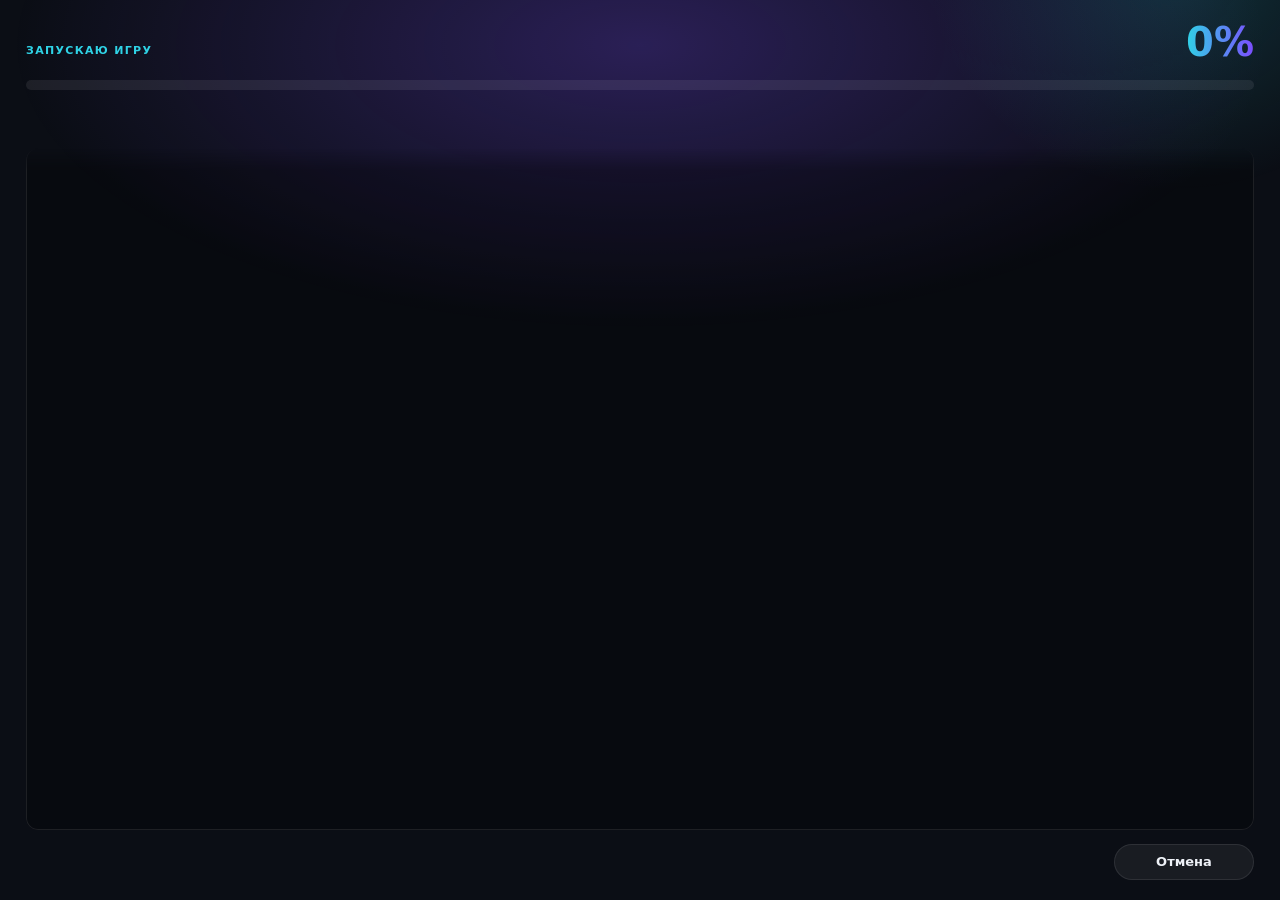
<file: web/launch.html>
<!doctype html>
<html lang="ru">
<head>
  <meta charset="utf-8">
  <meta name="viewport" content="width=device-width, initial-scale=1">
  <title>Подождите… — VaultMC</title>
  <style>
    :root { --bg: #0b0e15; --panel: rgba(255,255,255,.045); --line: rgba(255,255,255,.09); --text: #eef1f7; --muted: #8c95a8;
      --accent: #2fd3e6; --accent2: #7c4dff; }
    * { box-sizing: border-box; }
    html, body { margin: 0; height: 100%; background: var(--bg); color: var(--text);
      font: 13px/1.4 "Segoe UI", system-ui, sans-serif; overflow: hidden; user-select: none; }
    body::before { content: ""; position: fixed; inset: -40% -20% auto -20%; height: 90%; pointer-events: none;
      background: radial-gradient(closest-side, rgba(124,77,255,.28), transparent 70%),
                  radial-gradient(closest-side at 80% 40%, rgba(47,211,230,.18), transparent 70%); }
    .wrap { position: relative; display: flex; flex-direction: column; height: 100%; padding: 22px 26px 20px; }
    .head { display: flex; align-items: flex-end; justify-content: space-between; gap: 16px; }
    .sub { font-size: 11px; letter-spacing: .12em; text-transform: uppercase; color: var(--accent); font-weight: 700; }
    .inst { margin-top: 4px; font-size: 22px; font-weight: 800; line-height: 1.15; min-width: 0;
      overflow: hidden; text-overflow: ellipsis; white-space: nowrap; }
    .pct { font-size: 40px; line-height: 1; font-weight: 800; font-variant-numeric: tabular-nums;
      background: linear-gradient(90deg, var(--accent), var(--accent2)); -webkit-background-clip: text; background-clip: text; color: transparent; }
    .bar { position: relative; height: 10px; margin-top: 18px; border-radius: 10px; background: rgba(255,255,255,.08); overflow: hidden; }
    .bar > div { position: relative; height: 100%; width: 0; border-radius: 10px; overflow: hidden;
      background: linear-gradient(90deg, var(--accent), var(--accent2)); box-shadow: 0 0 18px rgba(47,211,230,.55);
      transition: width .35s ease; }
    .bar > div::after { content: ""; position: absolute; inset: 0; transform: translateX(-100%);
      background: linear-gradient(90deg, transparent, rgba(255,255,255,.45), transparent); animation: shine 1.6s linear infinite; }
    @keyframes shine { to { transform: translateX(100%); } }
    .text { margin-top: 10px; min-height: 18px; color: var(--muted); white-space: nowrap; overflow: hidden; text-overflow: ellipsis; }
    .steps { list-style: none; margin: 16px 0 0; padding: 0; display: grid; grid-template-columns: repeat(3, 1fr); gap: 8px; }
    .steps li { display: flex; align-items: center; gap: 8px; padding: 8px 10px; border-radius: 12px;
      background: var(--panel); border: 1px solid var(--line); color: var(--muted); font-size: 12px; transition: .25s; }
    .steps li::before { content: ""; flex: none; width: 10px; height: 10px; border-radius: 50%; border: 2px solid #3a4356; }
    .steps li.done { color: var(--text); }
    .steps li.done::before { background: var(--accent); border-color: var(--accent); }
    .steps li.now { color: var(--text); font-weight: 600; border-color: rgba(47,211,230,.5); background: rgba(47,211,230,.08); }
    .steps li.now::before { border-color: var(--accent); animation: pulse 1.2s ease-in-out infinite; }
    @keyframes pulse { 50% { box-shadow: 0 0 0 5px rgba(47,211,230,.18); } }
    .log { flex: 1; min-height: 0; margin-top: 14px; overflow: auto; padding: 8px 12px; border-radius: 12px;
      background: rgba(0,0,0,.28); border: 1px solid var(--line); font: 11px/1.5 Consolas, monospace; color: var(--muted); user-select: text;
      -webkit-mask-image: linear-gradient(transparent, #000 22px); mask-image: linear-gradient(transparent, #000 22px); }
    .log::-webkit-scrollbar { width: 6px; } .log::-webkit-scrollbar-thumb { background: rgba(255,255,255,.14); border-radius: 6px; }
    .log div { white-space: pre-wrap; word-break: break-all; }
    .foot { display: flex; justify-content: flex-end; margin-top: 14px; }
    .btn { min-width: 140px; height: 36px; border-radius: 18px; border: 1px solid var(--line); background: rgba(255,255,255,.06);
      color: var(--text); font: inherit; font-weight: 600; cursor: pointer; transition: .2s; }
    .btn:hover { background: rgba(255,255,255,.12); border-color: rgba(255,255,255,.2); }
  </style>
</head>
<body>
  <div class="wrap">
    <div class="head">
      <div style="min-width:0"><div class="sub" id="sub">Запускаю игру</div><div class="inst" id="inst"></div></div>
      <div class="pct" id="pct">0%</div>
    </div>
    <div class="bar"><div id="bar"></div></div>
    <div class="text" id="text"></div>
    <ol class="steps" id="steps"></ol>
    <div class="log" id="log"></div>
    <div class="foot"><button class="btn" id="cancel">Отмена</button></div>
  </div>
  <script src="js/i18n.js"></script>
  <script src="js/launch.js"></script>
</body>
</html>
</file>
